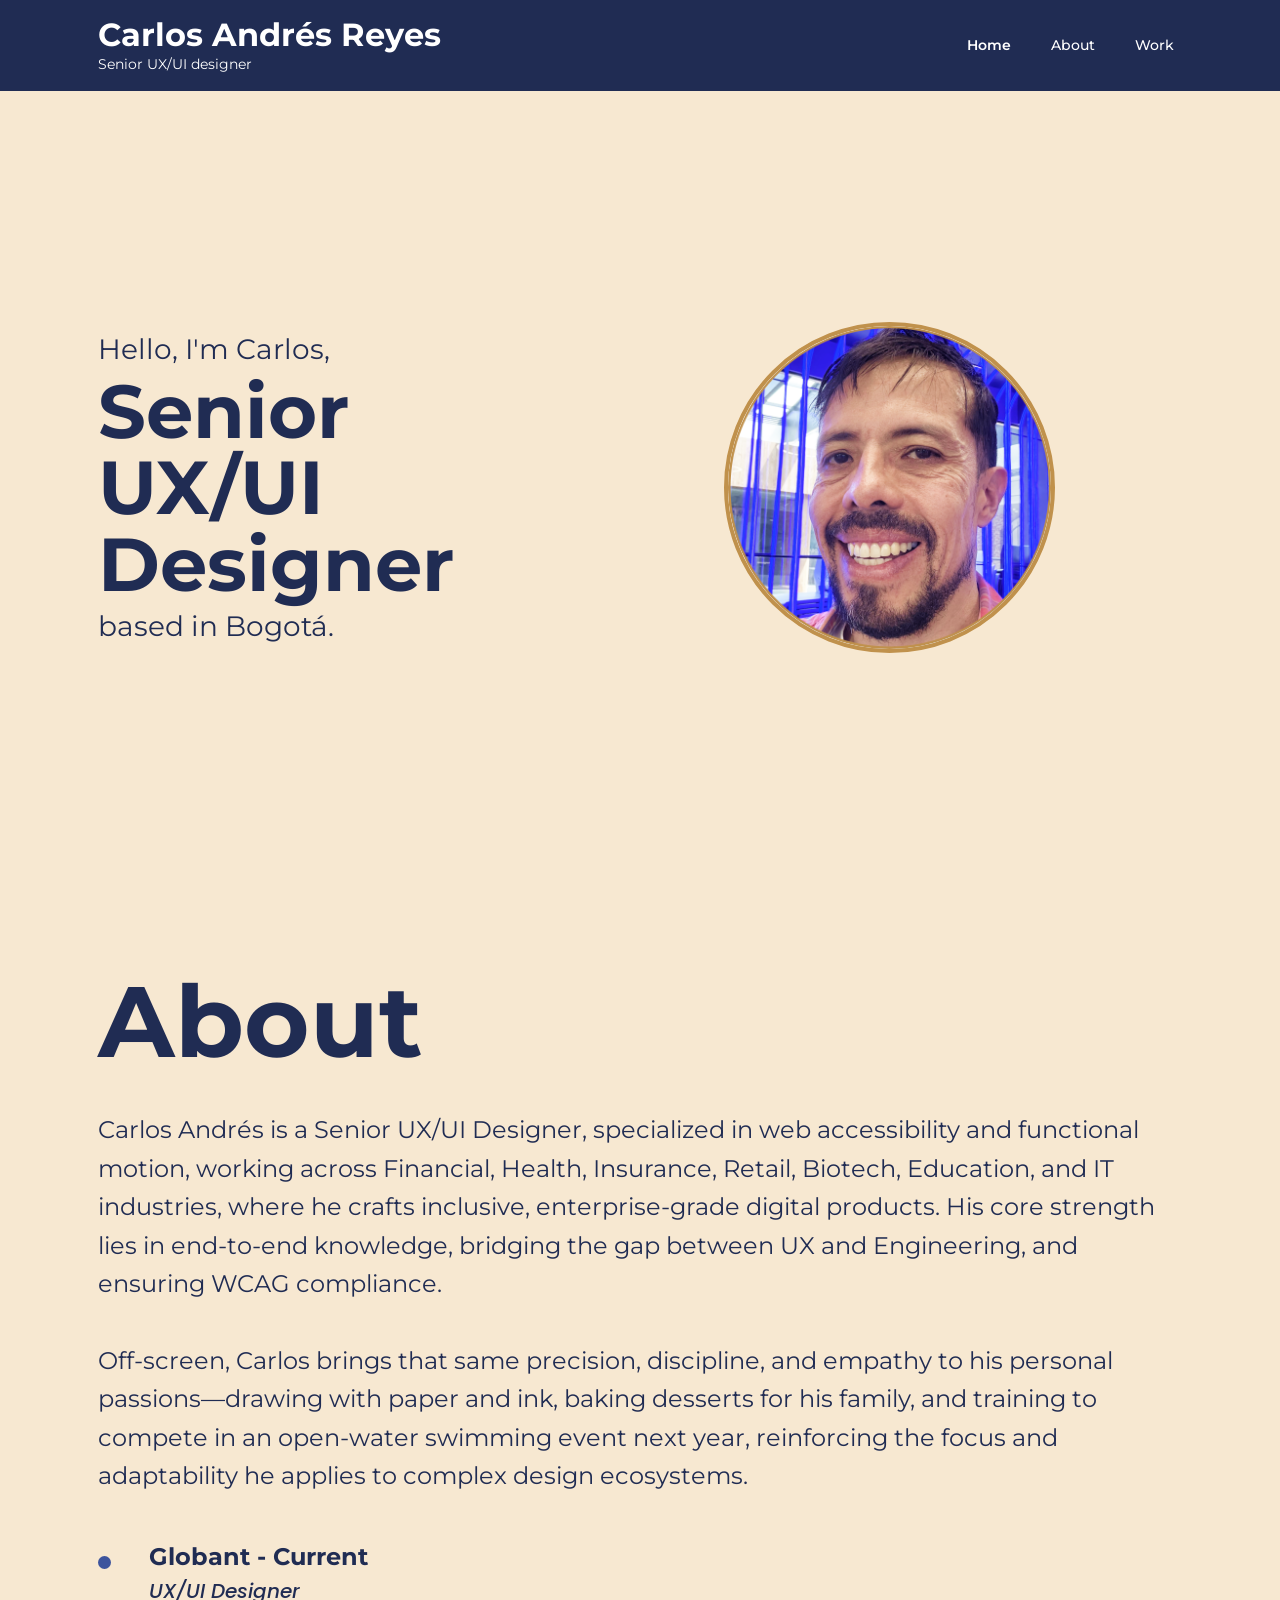
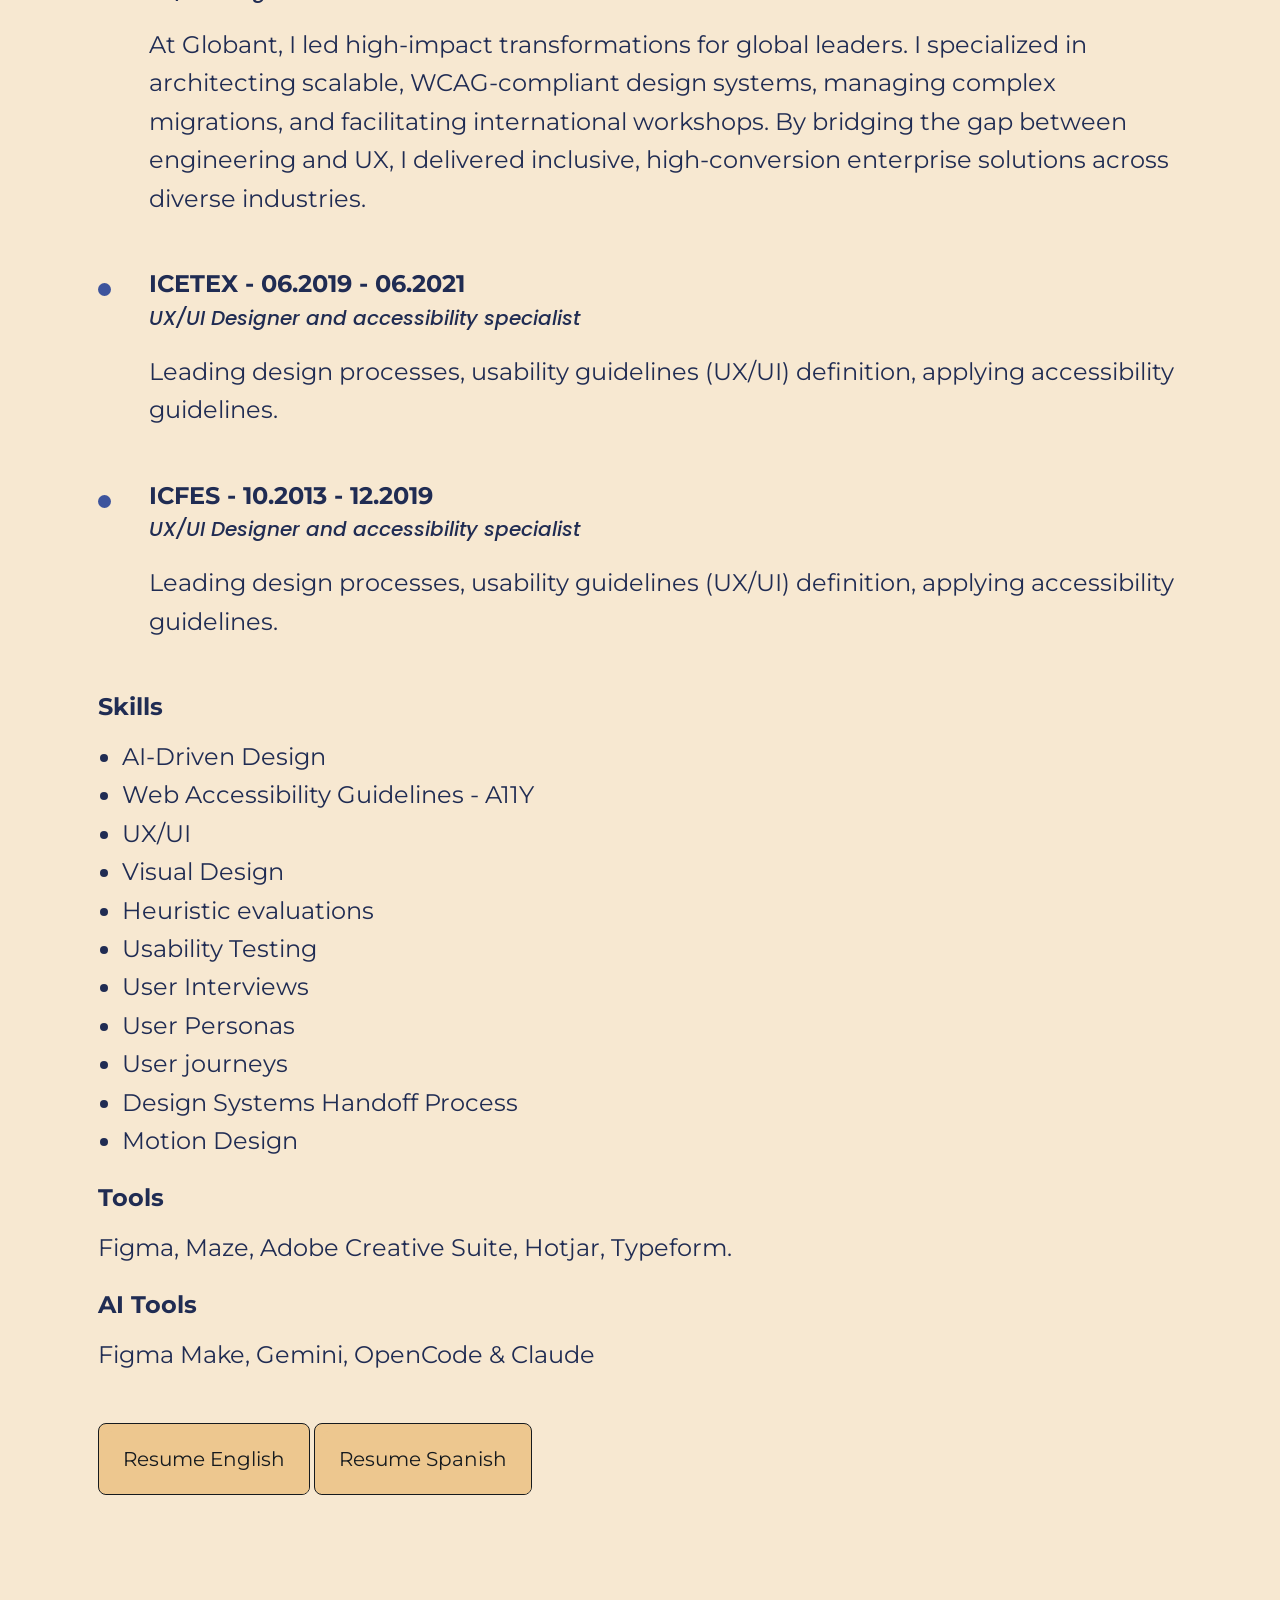
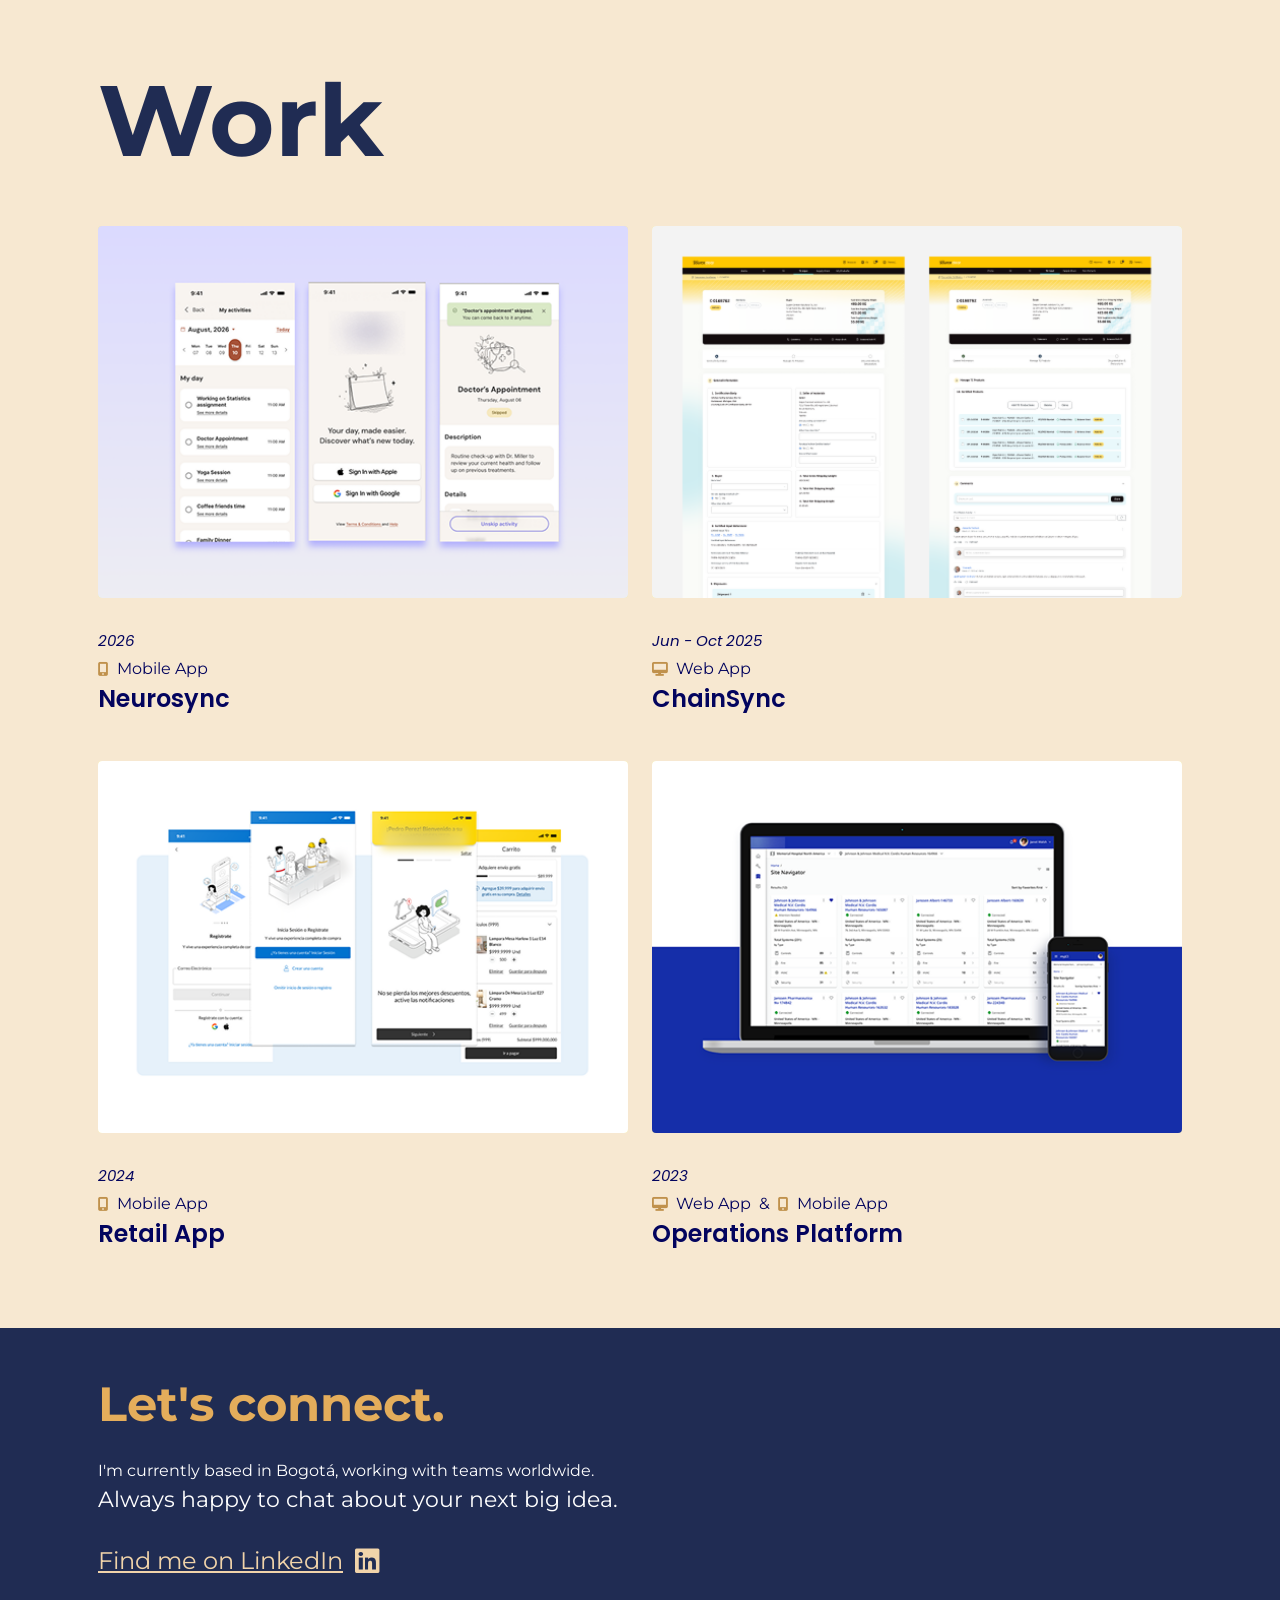
<file: index.html>
<!DOCTYPE html>
<html lang="en">
<head>
    <meta charset="UTF-8">
    <meta name="viewport" content="width=device-width, initial-scale=1.0">
    <title>Carlos Andrés Reyes - Senior UX/UI Designer</title>
    
    <!-- Bootstrap 5.3 CSS -->
    <link href="https://cdn.jsdelivr.net/npm/bootstrap@5.3.2/dist/css/bootstrap.min.css" rel="stylesheet">
    
    <!-- Google Fonts -->
    <link rel="preconnect" href="https://fonts.googleapis.com">
    <link rel="preconnect" href="https://fonts.gstatic.com" crossorigin>
    <link href="https://fonts.googleapis.com/css2?family=Montserrat:wght@400;500;600;700;800;900&family=Poppins:ital,wght@0,400;0,600;1,400;1,500&display=swap" rel="stylesheet">
    
    <!-- Font Awesome -->
    <link rel="stylesheet" href="https://cdnjs.cloudflare.com/ajax/libs/font-awesome/6.5.1/css/all.min.css">
    
    <!-- AOS (Animate On Scroll) CSS -->
    <link href="https://cdn.jsdelivr.net/npm/aos@2.3.4/dist/aos.css" rel="stylesheet">
    
    <!-- Custom CSS -->
    <link rel="stylesheet" href="assets/css/style.css">

    <!-- Favicon -->
    <link rel="icon" type="image/png" sizes="96x96" href="assets/favicon/favicon-96x96.png">
    <link rel="icon" type="image/svg+xml" href="assets/favicon/favicon.svg">
    <link rel="shortcut icon" href="assets/favicon/favicon.ico">
    <link rel="apple-touch-icon" sizes="180x180" href="assets/favicon/apple-touch-icon.png">
    <link rel="manifest" href="assets/favicon/site.webmanifest">
    <!-- Google tag (gtag.js) -->
<script async src="https://www.googletagmanager.com/gtag/js?id=G-XY3TN9X7HS"></script>
<script>
  window.dataLayer = window.dataLayer || [];
  function gtag(){dataLayer.push(arguments);}
  gtag('js', new Date());

  gtag('config', 'G-XY3TN9X7HS');
</script>
</head>
<body>
    <!-- Header -->
    <header class="bg-dark-blue sticky-top">
        <div class="container-custom">
            <nav class="navbar navbar-expand-lg navbar-dark py-3">
                <div class="container-fluid px-0">
                    <a class="navbar-brand" href="index.html">
                        <div class="brand-text">
                            <h1 class="brand-name mb-0">Carlos Andrés Reyes</h1>
                            <p class="brand-subtitle mb-0">Senior UX/UI designer</p>
                        </div>
                    </a>
                    <button class="navbar-toggler" type="button" data-bs-toggle="collapse" data-bs-target="#navbarNav" aria-controls="navbarNav" aria-expanded="false" aria-label="Toggle navigation">
                        <span class="navbar-toggler-icon"></span>
                    </button>
                    <div class="collapse navbar-collapse justify-content-end" id="navbarNav">
                        <ul class="navbar-nav gap-4">
                            <li class="nav-item">
                                <a class="nav-link active" href="#home">Home</a>
                            </li>
                            <li class="nav-item">
                                <a class="nav-link" href="#about">About</a>
                            </li>
                            <li class="nav-item">
                                <a class="nav-link" href="#work">Work</a>
                            </li>
                        </ul>
                    </div>
                </div>
            </nav>
        </div>
    </header>

    <!-- Main Content -->
    <main class="bg-beige">
        <div class="container-custom">
            <!-- Hero Section -->
            <section id="home" class="hero-section py-5">
                <div class="row align-items-center g-5 py-5">
                    <div class="col-lg-7">
                        <div class="hero-text">
                            <p class="hero-greeting">Hello, I'm Carlos,</p>
                            <h2 class="hero-title">Senior<br>UX/UI Designer</h2>
                            <p class="hero-location">based in Bogotá.</p>
                        </div>
                    </div>
                    <div class="col-lg-5">
                        <div class="profile-container">
                            <div class="profile-circle">
                                <img src="assets/img/Profile image.png" alt="Carlos Andrés Reyes" class="profile-image">
                            </div>
                        </div>
                    </div>
                </div>
            </section>

            <!-- About Section -->
            <section id="about" class="about-section py-5">
                <div class="section-header mb-4">
                    <h2 class="section-title">About</h2>
                </div>
                <div class="row">
                    <div class="col-12">
                        <p class="about-description">
                            Carlos Andrés is a Senior UX/UI Designer, specialized in web accessibility and functional motion, working across Financial, Health, Insurance, Retail, Biotech, Education, and IT industries, where he crafts inclusive, enterprise-grade digital products. 
                            His core strength lies in end-to-end knowledge, bridging the gap between UX and Engineering, and ensuring WCAG compliance. 
                            <br><br>
                            Off-screen, Carlos brings that same precision, discipline, and empathy to his personal passions—drawing with paper and ink, baking desserts for his family, and training to compete in an open-water swimming event next year, reinforcing the focus and adaptability he applies to complex design ecosystems.
                        </p>
                    </div>
                </div>

                <!-- Experience Timeline -->
                <div class="experience-timeline mt-5">
                    <div class="timeline-item">
                        <div class="timeline-dot"></div>
                        <div class="timeline-content">
                            <h3 class="experience-title">Globant - Current</h3>
                            <p class="experience-role">UX/UI Designer</p>
                            <p class="experience-description">
                                At Globant, I led high-impact transformations for global leaders. I specialized in architecting scalable, WCAG-compliant design systems, managing complex migrations, and facilitating international workshops. By bridging the gap between engineering and UX, I delivered inclusive, high-conversion enterprise solutions across diverse industries.
                            </p>
                        </div>
                    </div>

                    <div class="timeline-item">
                        <div class="timeline-dot"></div>
                        <div class="timeline-content">
                            <h3 class="experience-title">ICETEX - 06.2019 - 06.2021</h3>
                            <p class="experience-role">UX/UI Designer and accessibility specialist</p>
                            <p class="experience-description">
                                Leading design processes, usability guidelines (UX/UI) definition, applying accessibility guidelines.
                            </p>
                        </div>
                    </div>

                    <div class="timeline-item">
                        <div class="timeline-dot"></div>
                        <div class="timeline-content">
                            <h3 class="experience-title">ICFES - 10.2013 - 12.2019</h3>
                            <p class="experience-role">UX/UI Designer and accessibility specialist</p>
                            <p class="experience-description">
                                Leading design processes, usability guidelines (UX/UI) definition, applying accessibility guidelines.
                            </p>
                        </div>
                    </div>
                </div>

                <!-- Skills & Tools -->
                <div class="skills-section mt-5">
                    <h3 class="skills-title">Skills</h3>
                    <ul class="skills-list">
                        <li>AI-Driven Design</li>
                        <li>Web Accessibility Guidelines - A11Y</li>
                        <li>UX/UI</li>
                        <li>Visual Design</li>
                        <li>Heuristic evaluations</li>
                        <li>Usability Testing</li>
                        <li>User Interviews</li>
                        <li>User Personas</li>
                        <li>User journeys</li>
                        <li>Design Systems Handoff Process</li>
                        <li>Motion Design</li>
                    </ul>

                    <h3 class="skills-title mt-4">Tools</h3>
                    <p class="skills-description">Figma, Maze, Adobe Creative Suite, Hotjar, Typeform.</p>

                    <h3 class="skills-title mt-4">AI Tools</h3>
                    <p class="skills-description">Figma Make, Gemini, OpenCode & Claude</p>
                    <div class="mt-5">
                    <a href="assets/pdf/CV-CarlosReyes-Eng.pdf" class="btn-primary-custom" target="_blank">Resume English</a>
                    <a href="assets/pdf/CV-CarlosReyes-Esp.pdf" class="btn-primary-custom" target="_blank">Resume Spanish</a>
                </div>
                </div>
            </section>

            <!-- Work Section -->
            <section id="work" class="work-section py-5">
                <div class="section-header mb-5">
                    <h2 class="section-title">Work</h2>
                </div>

                <div class="row g-4 mb-5">
                    <!-- Project 1-->
                    <div class="col-md-6" data-aos="fade-up" data-aos-delay="200">
                        <a href="neurosync.html" class="project-card text-decoration-none">
                            <div class="project-image-container">
                                <img src="assets/img/neurosync.png" alt="neurosync Project" class="project-image">
                            </div>
                            <div class="project-info mt-3">
                                <p class="project-date">2026</p>
                                <div class="project-type">
                                    <i class="fas fa-mobile-alt"></i>
                                    <span>Mobile App</span>
                                </div>
                                <h3 class="project-title">Neurosync</h3>
                            </div>
                        </a>
                    </div>
                    <!-- Project 2 -->
                    <div class="col-md-6" data-aos="fade-up" data-aos-delay="100">
                        <a href="chainSync.html" class="project-card text-decoration-none">
                            <div class="project-image-container">
                                <img src="assets/img/ChainSync.png" alt="ChainSync Project" class="project-image">
                            </div>
                            <div class="project-info mt-3">
                                <p class="project-date">Jun - Oct 2025</p>
                                <div class="project-type">
                                    <i class="fas fa-desktop"></i>
                                    <span>Web App</span>
                                </div>
                                <h3 class="project-title">ChainSync</h3>
                            </div>
                        </a>
                    </div>

 </div>

                <div class="row g-4">
                    <!-- Project 3-->
                    <div class="col-md-6" data-aos="fade-up" data-aos-delay="300">
                        <a href="retail-app.html" class="project-card text-decoration-none">
                            <div class="project-image-container">
                                <img src="assets/img/home-retail.png" alt="Retail Project" class="project-image">
                            </div>
                            <div class="project-info mt-3">
                                <p class="project-date">2024</p>
                                <div class="project-type">
                                    <i class="fas fa-mobile-alt"></i>
                                    <span>Mobile App</span>
                                </div>
                                <h3 class="project-title">Retail App</h3>
                            </div>
                        </a>
                    </div>

                    <!-- Project 4-->
                    <div class="col-md-6" data-aos="fade-up" data-aos-delay="400">
                        <a href="op-platform.html" class="project-card text-decoration-none">
                            <div class="project-image-container">
                                <img src="assets/img/Op-platform.png" alt="Operation Platform Project" class="project-image">
                            </div>
                            <div class="project-info mt-3">
                                <p class="project-date">2023</p>
                                <div class="project-type">
                                    <i class="fas fa-desktop"></i>
                                    <span>Web App</span>
                                    <span>&</span>
                                    <i class="fas fa-mobile-alt"></i>
                                    <span>Mobile App</span>
                                </div>
                                <h3 class="project-title">Operations Platform</h3>
                            </div>
                        </a>
                    </div>
                </div>
            </section>
        </div>
    </main>

    <!-- Footer -->
    <footer class="footer bg-dark-blue">
        <div class="container-custom">
            <div class="py-5">
                <h2 class="footer-title">Let's connect.</h2>
                <div class="footer-content mt-4">
                    <p class="footer-text">I'm currently based in Bogotá, working with teams worldwide.</p>
                    <p class="footer-highlight">Always happy to chat about your next big idea.</p>
                </div>
                <div class="footer-links mt-4">
                    <a href="https://www.linkedin.com/in/carlosandresreyes" target="_blank" class="footer-link">
                        Find me on LinkedIn
                    </a>
                    <a href="https://www.linkedin.com/in/carlosandresreyes" target="_blank" class="footer-icon">
                        <i class="fab fa-linkedin"></i>
                    </a>
                </div>
            </div>
        </div>
    </footer>

    <!-- Bootstrap 5 JS -->
    <script src="https://cdn.jsdelivr.net/npm/bootstrap@5.3.2/dist/js/bootstrap.bundle.min.js"></script>
    
    <!-- AOS (Animate On Scroll) JS -->
    <script src="https://cdn.jsdelivr.net/npm/aos@2.3.4/dist/aos.js"></script>
    <script>
        AOS.init();
    </script>
    
    <!-- Custom JS -->
    <script src="assets/js/main.js"></script>
</body>
</html>
</file>
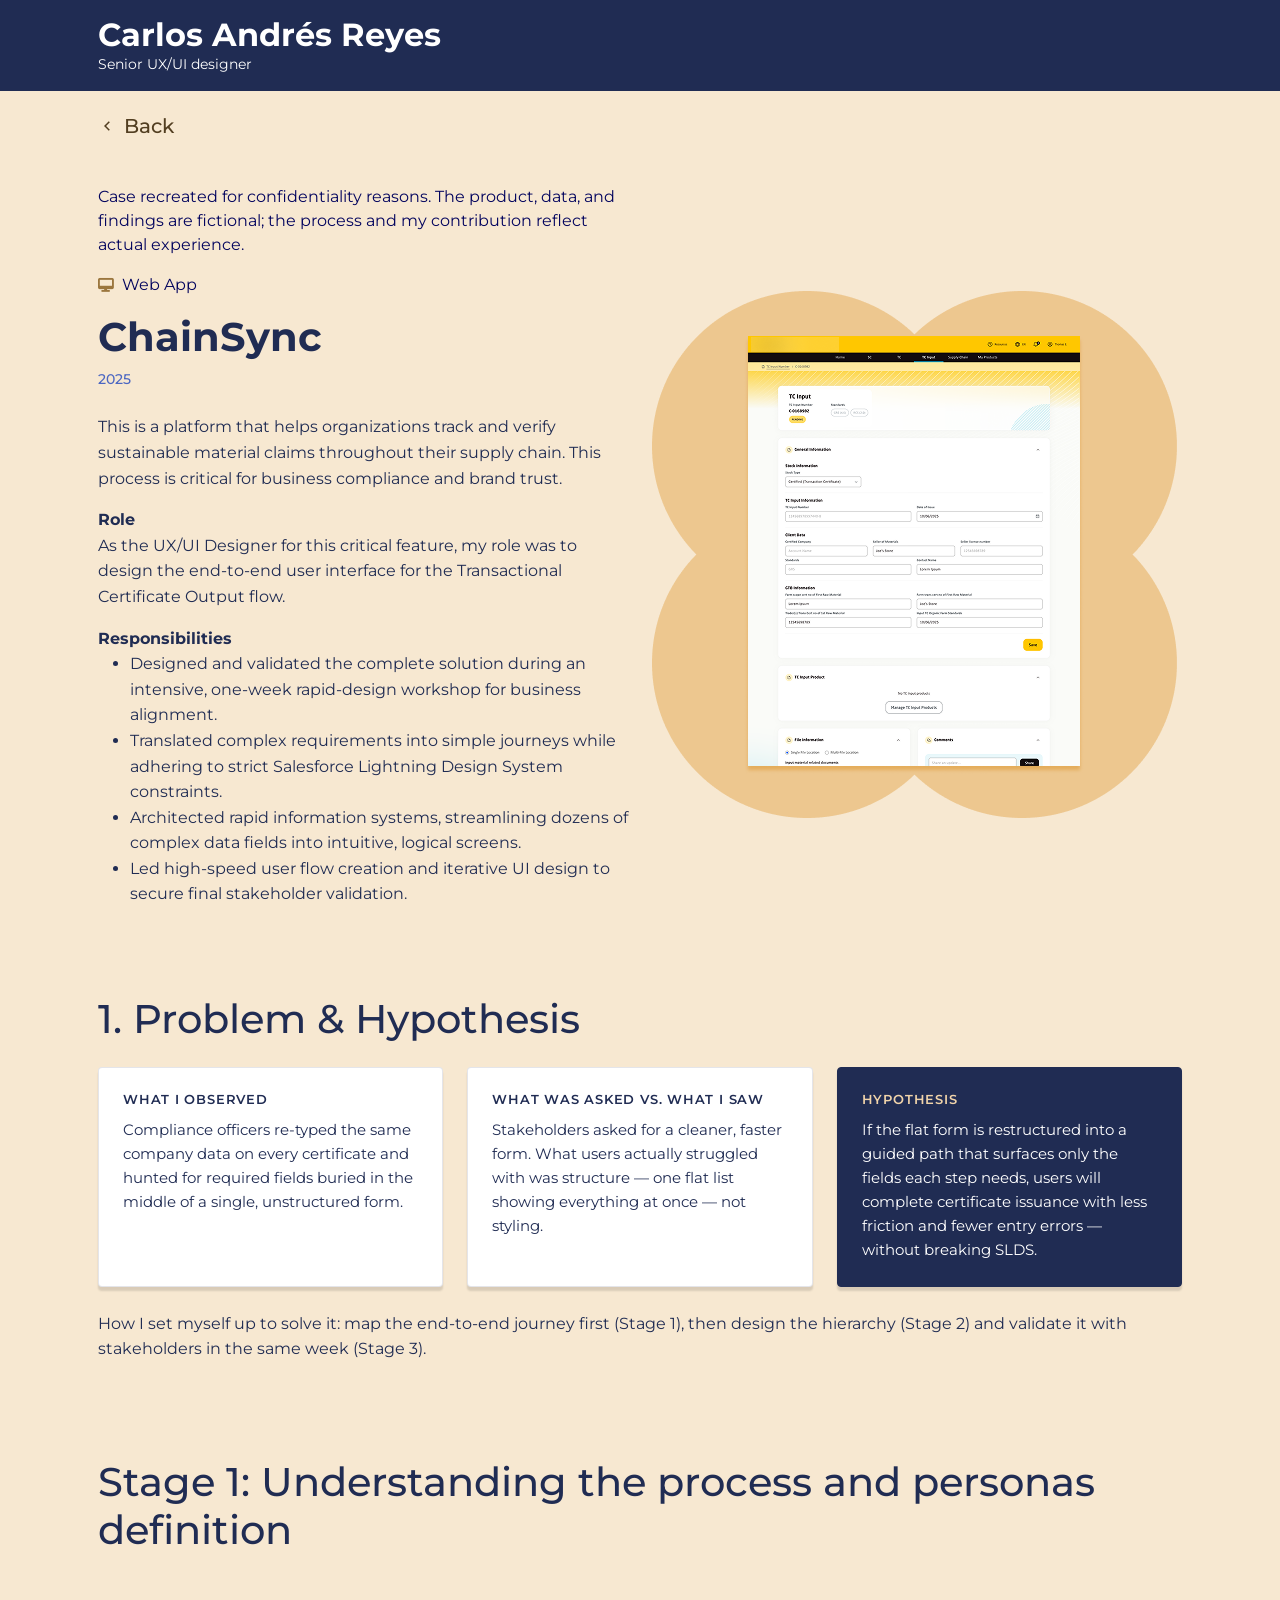
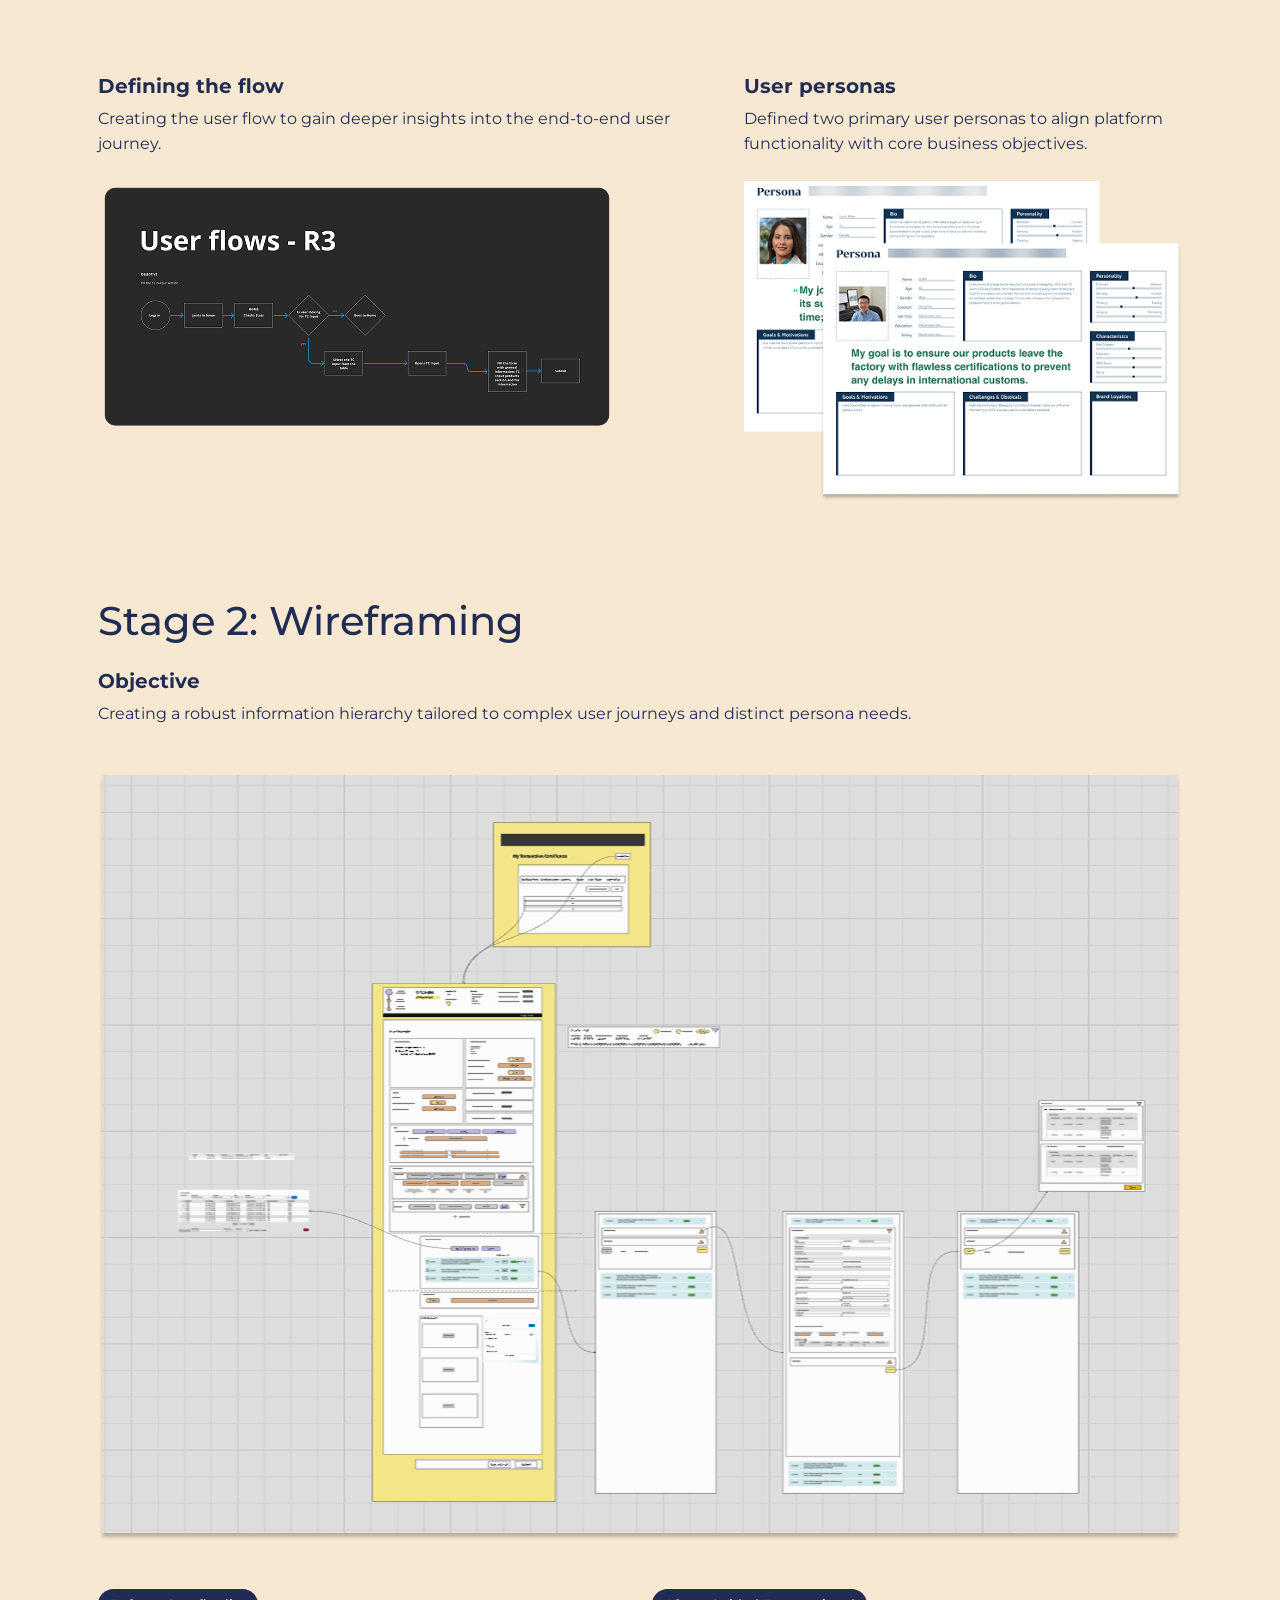
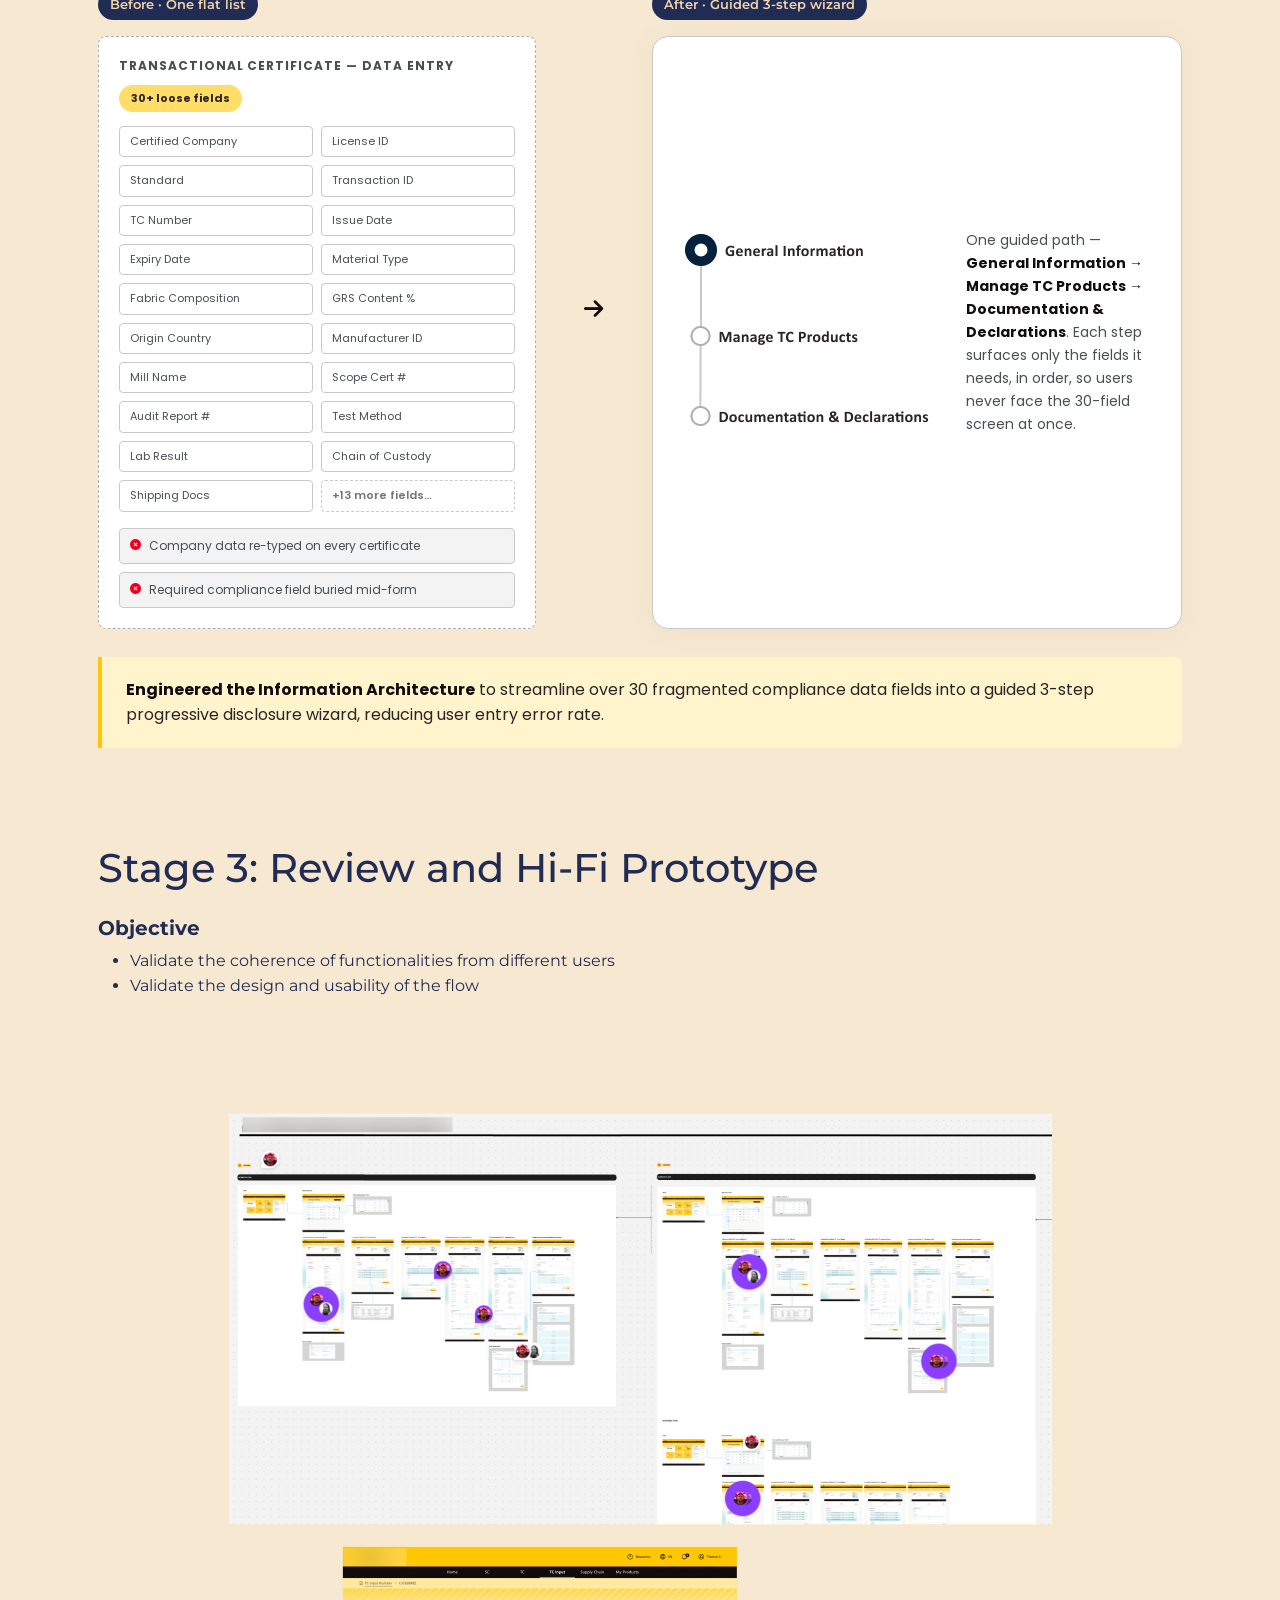
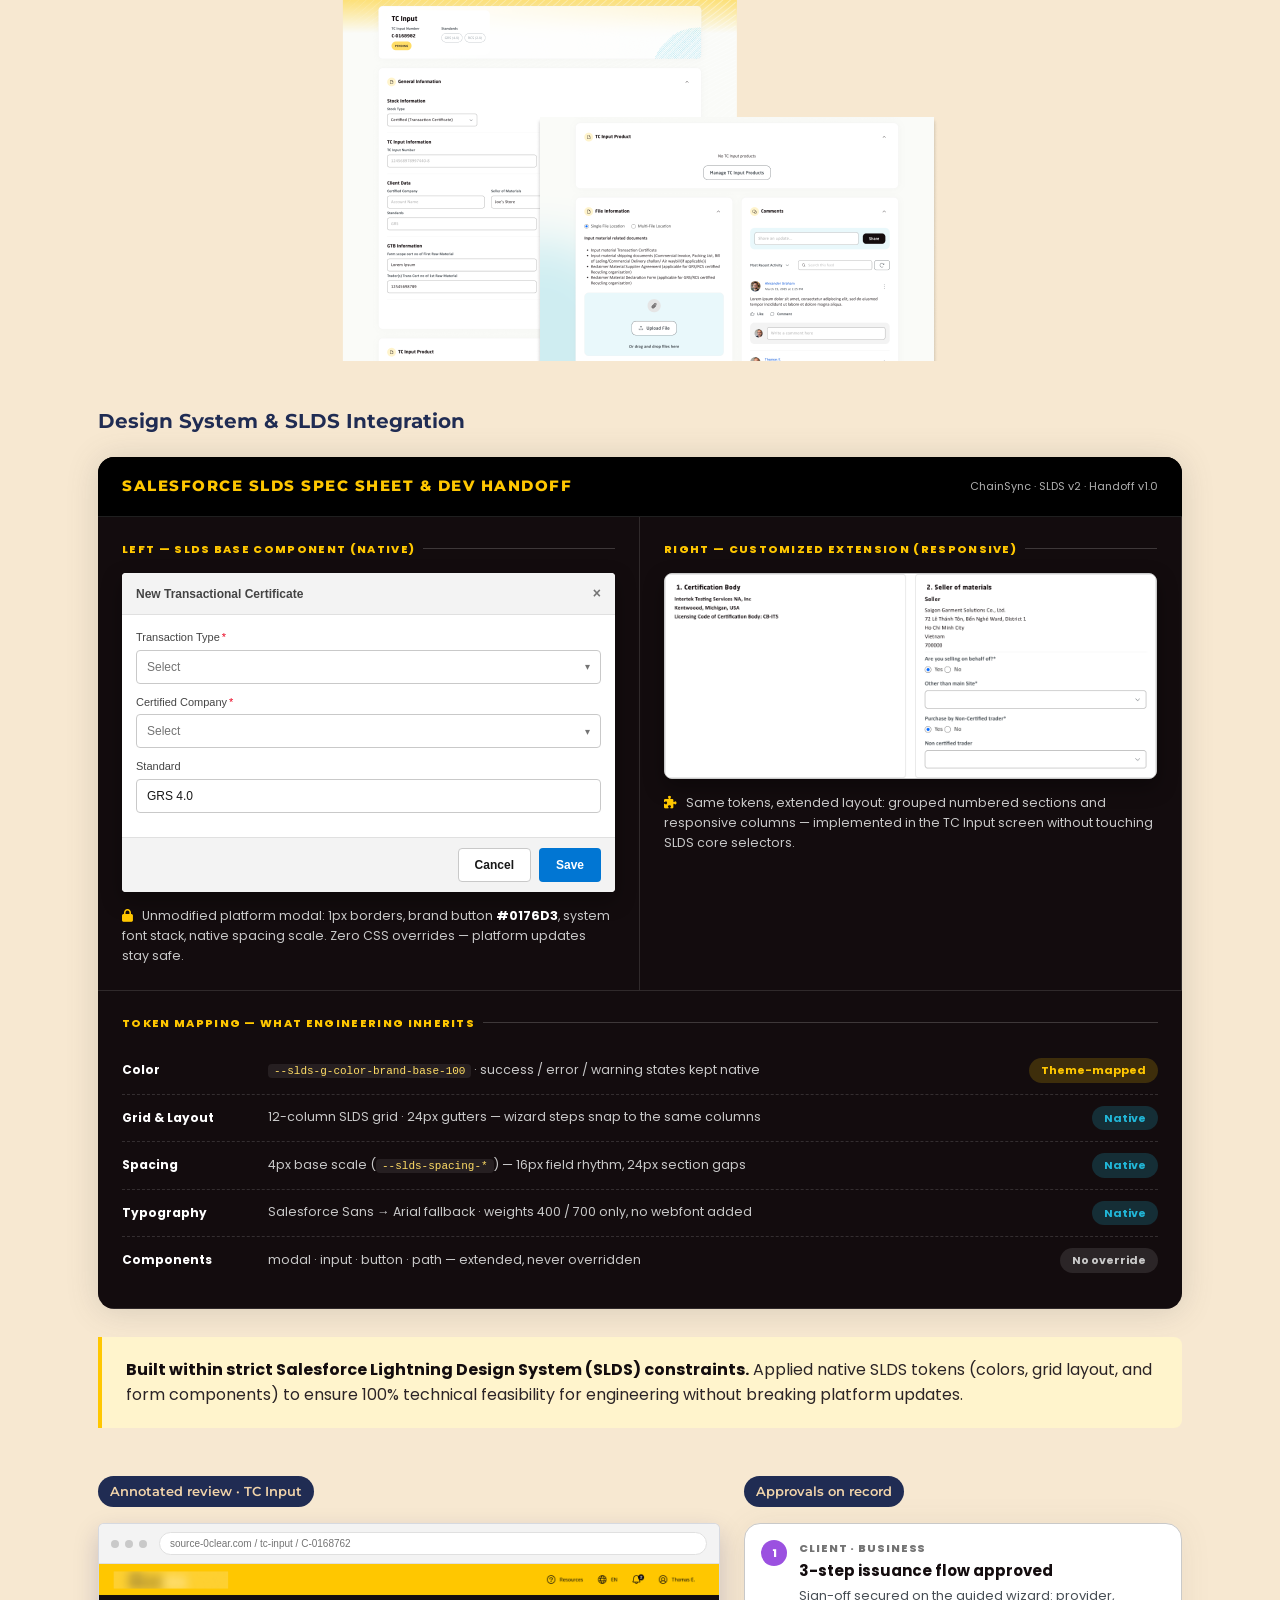
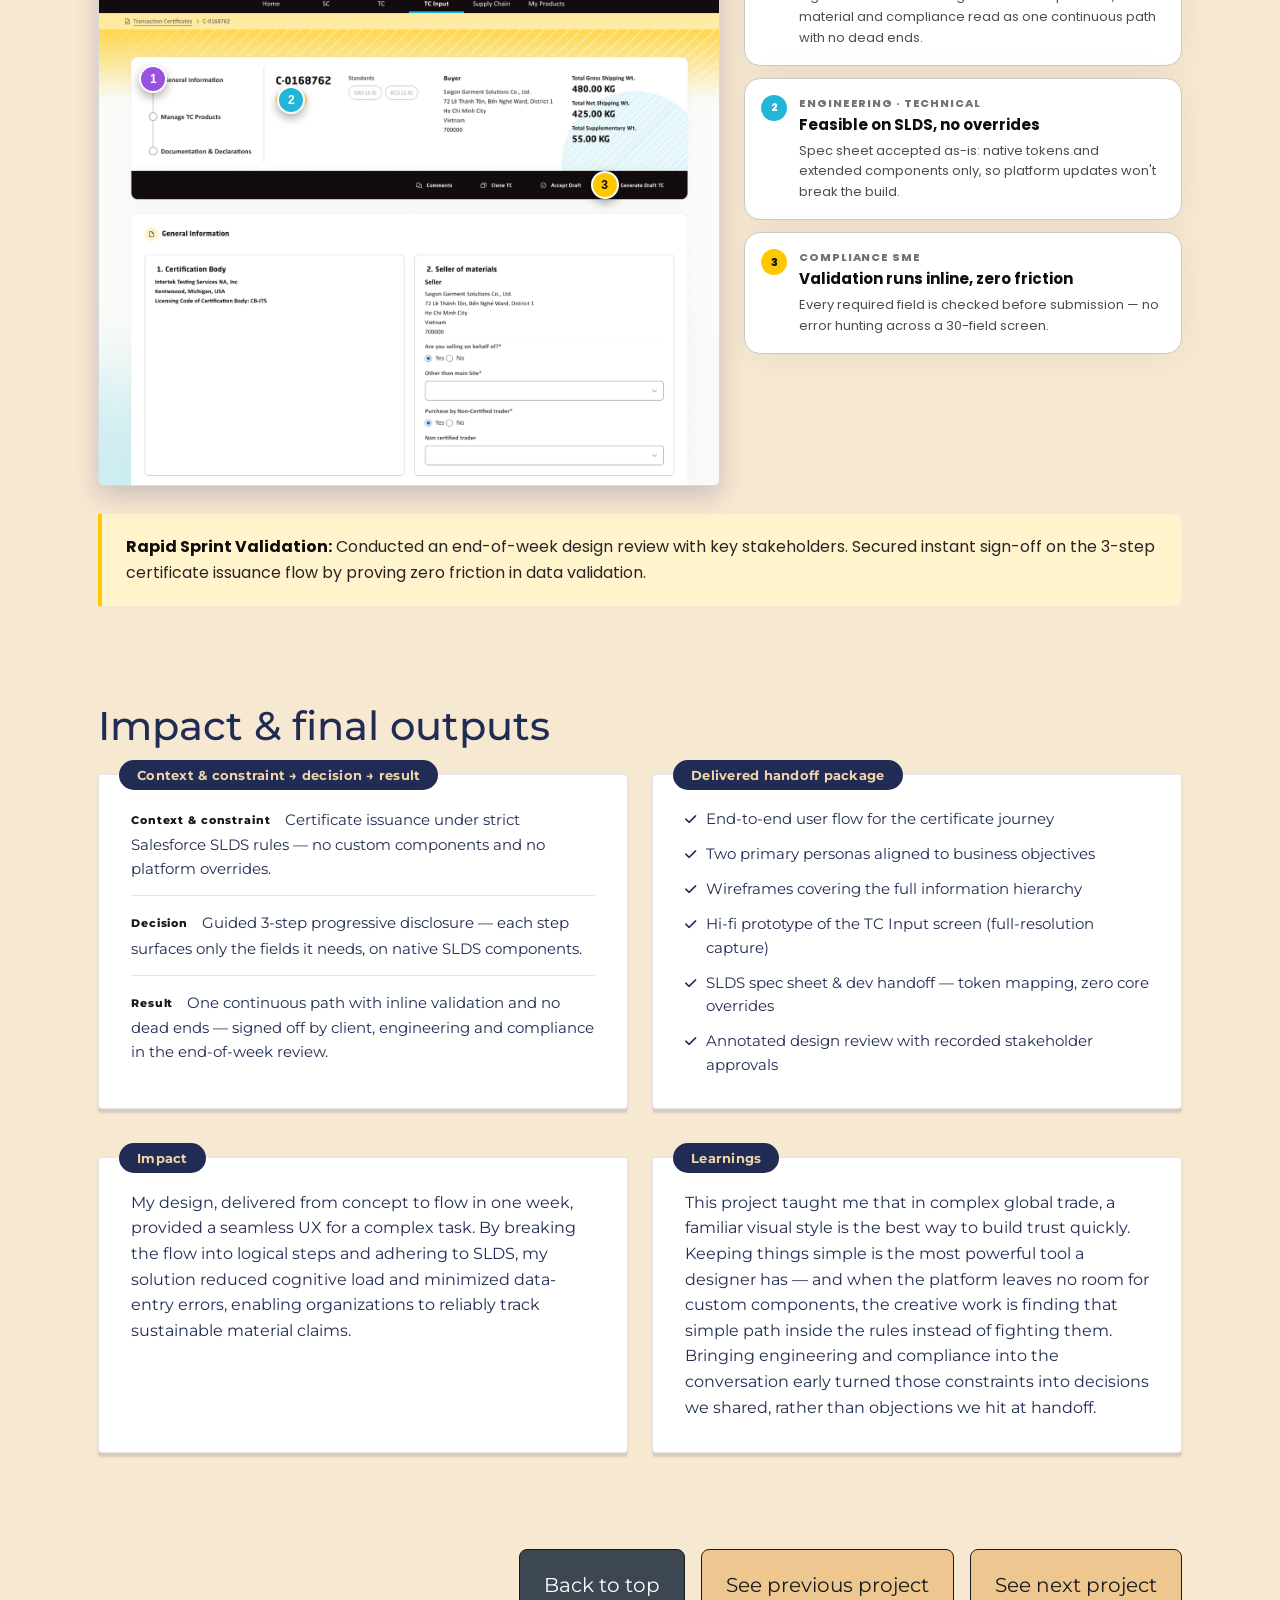
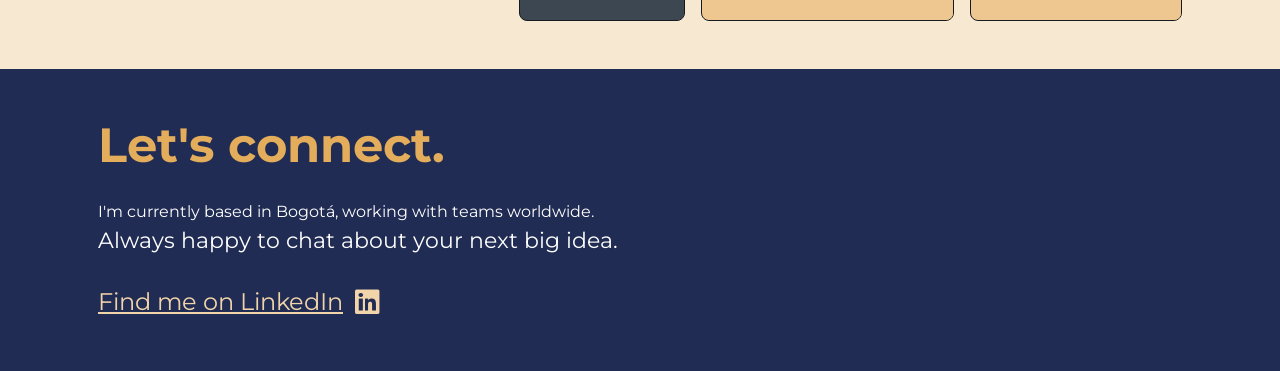
<file: chainSync.html>
<!DOCTYPE html>
<html lang="en">
<head>
    <meta charset="UTF-8">
    <meta name="viewport" content="width=device-width, initial-scale=1.0">
    <title>ChainSync Project | Carlos Andrés Reyes</title>
    
    <!-- Bootstrap 5.3 CSS -->
    <link href="https://cdn.jsdelivr.net/npm/bootstrap@5.3.2/dist/css/bootstrap.min.css" rel="stylesheet">
    
    <!-- Google Fonts -->
    <link rel="preconnect" href="https://fonts.googleapis.com">
    <link rel="preconnect" href="https://fonts.gstatic.com" crossorigin>
    <link href="https://fonts.googleapis.com/css2?family=Montserrat:wght@400;500;600;700;800;900&family=Poppins:ital,wght@0,400;0,600;1,400;1,500&display=swap" rel="stylesheet">
    
    <!-- Font Awesome -->
    <link rel="stylesheet" href="https://cdnjs.cloudflare.com/ajax/libs/font-awesome/6.5.1/css/all.min.css">
    
    <!-- Custom CSS -->
    <link rel="stylesheet" href="assets/css/style.css">

    <!-- Favicon -->
    <link rel="icon" type="image/png" sizes="96x96" href="assets/favicon/favicon-96x96.png">
    <link rel="icon" type="image/svg+xml" href="assets/favicon/favicon.svg">
    <link rel="shortcut icon" href="assets/favicon/favicon.ico">
    <link rel="apple-touch-icon" sizes="180x180" href="assets/favicon/apple-touch-icon.png">
    <link rel="manifest" href="assets/favicon/site.webmanifest">
    <!-- Google tag (gtag.js) -->
<script async src="https://www.googletagmanager.com/gtag/js?id=G-XY3TN9X7HS"></script>
<script>
  window.dataLayer = window.dataLayer || [];
  function gtag(){dataLayer.push(arguments);}
  gtag('js', new Date());

  gtag('config', 'G-XY3TN9X7HS');
</script>
</head>
<body>
    <!-- Header -->
    <header class="bg-dark-blue sticky-top">
        <div class="container-custom">
            <nav class="navbar navbar-expand-lg navbar-dark py-3">
                <div class="container-fluid px-0">
                    <a class="navbar-brand" href="index.html">
                        <div class="brand-text">
                            <h1 class="brand-name mb-0">Carlos Andrés Reyes</h1>
                            <p class="brand-subtitle mb-0">Senior UX/UI designer</p>
                        </div>
                    </a>
                </div>
            </nav>
        </div>
    </header>

    <!-- Main Content -->
    <main class="bg-beige">
        <!-- Back Link -->
        <div class="container-custom">
            <div class="back-link">
                <a href="index.html#work">
                    <svg width="18" height="18" viewBox="0 0 18 18" fill="none" class="back-arrow">
                        <path d="M9.879 9L6.1665 5.2875L7.227 4.227L12 9L7.227 13.773L6.1665 12.7125L9.879 9Z" fill="#523E21"/>
                    </svg>
                    Back
                </a>
            </div>
        </div>

        <!-- Hero Section -->
        <section class="hero-image-section">
            <div class="container-custom">
                <div class="row align-items-center">
                    <div class="col-lg-6">
                        <div class="project-badge mb-3">
                             <span>Case recreated for confidentiality reasons. The product, data, and findings are fictional; the process and my contribution reflect actual experience.</span>
                        </div>
                        <div class="project-badge mb-3">
                            <i class="fas fa-desktop"></i>
                            <span>Web App</span>
                        </div>
                        <h1 class="project-hero-title mb-2">ChainSync</h1>
                        <p class="project-hero-year mb-4">2025</p>
                        
                        <div class="project-description">
                            <p>This is a platform that helps organizations track and verify sustainable material claims throughout their supply chain. This process is critical for business compliance and brand trust.</p>
                            
                            <p class="mt-3"><strong>Role</strong></p>
                            <p>As the UX/UI Designer for this critical feature, my role was to design the end-to-end user interface for the Transactional Certificate Output flow.</p>
                            
                            <p class="mt-3"><strong>Responsibilities</strong></p>
                            <ul>
                                <li>Designed and validated the complete solution during an intensive, one-week rapid-design workshop for business alignment.</li>
                                <li>Translated complex requirements into simple journeys while adhering to strict Salesforce Lightning Design System constraints.</li>
                                <li>Architected rapid information systems, streamlining dozens of complex data fields into intuitive, logical screens.</li>
                                <li>Led high-speed user flow creation and iterative UI design to secure final stakeholder validation.</li>
                            </ul>
                        </div>
                    </div>
                    <div class="col-lg-6">
                        <div class="position-relative">
                            
                            <img src="assets/img/CS-001.png" alt="ChainSync Interface" class="img-fluid">
                        </div>
                    </div>
                </div>
            </div>
        </section>

        <!-- Stage 1: Problem & Hypothesis -->
        <section class="py-5" id="design-problem">
            <div class="container-custom">
                <h2 class="section-stage-title mb-4">1. Problem &amp; Hypothesis</h2>
                <div class="row g-4">
                    <div class="col-lg-4">
                        <div class="cs-problem-card">
                            <h3 class="cs-problem-label">What I observed</h3>
                            <p class="cs-problem-text">Compliance officers re-typed the same company data on every certificate and hunted for required fields buried in the middle of a single, unstructured form.</p>
                        </div>
                    </div>
                    <div class="col-lg-4">
                        <div class="cs-problem-card">
                            <h3 class="cs-problem-label">What was asked vs. what I saw</h3>
                            <p class="cs-problem-text">Stakeholders asked for a cleaner, faster form. What users actually struggled with was structure — one flat list showing everything at once — not styling.</p>
                        </div>
                    </div>
                    <div class="col-lg-4">
                        <div class="cs-problem-card cs-problem-card-hypo">
                            <h3 class="cs-problem-label">Hypothesis</h3>
                            <p class="cs-problem-text">If the flat form is restructured into a guided path that surfaces only the fields each step needs, users will complete certificate issuance with less friction and fewer entry errors — without breaking SLDS.</p>
                        </div>
                    </div>
                </div>
                <p class="subsection-description mt-4 mb-0">How I set myself up to solve it: map the end-to-end journey first (Stage 1), then design the hierarchy (Stage 2) and validate it with stakeholders in the same week (Stage 3).</p>
            </div>
        </section>

        <!-- Stage 1 -->
        <section class="py-5">
            <div class="container-custom">
                <h2 class="section-stage-title mb-4">Stage 1: Understanding the process and personas definition</h2>
            </div>
        </section>

        <section class="py-5">
            <div class="container-custom">
                <div class="row g-4">
                    <div class="col-lg-7">
                        <h3 class="subsection-title">Defining the flow</h3>
                        <p class="subsection-description mb-4">Creating the user flow to gain deeper insights into the end-to-end user journey.</p>
                        <img src="assets/img/CS-002.png" alt="User Flow Diagram" >
                    </div>
                    <div class="col-lg-5">
                        <h3 class="subsection-title">User personas</h3>
                        <p class="subsection-description mb-4">Defined two primary user personas to align platform functionality with core business objectives.</p>
                        <div class="position-relative">
                            <img src="assets/img/CS-003.png" alt="User Persona 1" class="img-fluid">
                        </div>
                    </div>
                </div>
            </div>
        </section>

        <!-- Stage 2 -->
        <section class="py-5">
            <div class="container-custom">
                <h2 class="section-stage-title text-left mb-4">Stage 2: Wireframing</h2>
                
                <div class="my-4">
                    <h3 class="subsection-title">Objective</h3>
                    <p class="subsection-description">Creating a robust information hierarchy tailored to complex user journeys and distinct persona needs.</p>
                </div>
                
                <div class="text-center my-5">
                    <img src="assets/img/CS-004.png" alt="Wireframe" class="img-fluid">
                </div>

                <!-- Evidence: Information Architecture — chaotic fields vs. structured 3-step form -->
                <div class="mt-5" id="ia-3-step-wizard">
                    <div class="row g-4 align-items-stretch">
                        <div class="col-lg-5">
                            <span class="cs-tag">Before · One flat list</span>
                            <div class="cs-ia-before">
                                <div class="cs-ia-head">
                                    <span class="cs-ia-head-title">Transactional Certificate — data entry</span>
                                    <span class="cs-ia-count">30+ loose fields</span>
                                </div>
                                <div class="cs-field-cloud">
                                    <span class="cs-field">Certified Company</span>
                                    <span class="cs-field">License ID</span>
                                    <span class="cs-field">Standard</span>
                                    <span class="cs-field">Transaction ID</span>
                                    <span class="cs-field">TC Number</span>
                                    <span class="cs-field">Issue Date</span>
                                    <span class="cs-field">Expiry Date</span>
                                    <span class="cs-field">Material Type</span>
                                    <span class="cs-field">Fabric Composition</span>
                                    <span class="cs-field">GRS Content %</span>
                                    <span class="cs-field">Origin Country</span>
                                    <span class="cs-field">Manufacturer ID</span>
                                    <span class="cs-field">Mill Name</span>
                                    <span class="cs-field">Scope Cert #</span>
                                    <span class="cs-field">Audit Report #</span>
                                    <span class="cs-field">Test Method</span>
                                    <span class="cs-field">Lab Result</span>
                                    <span class="cs-field">Chain of Custody</span>
                                    <span class="cs-field">Shipping Docs</span>
                                    <span class="cs-field is-more">+13 more fields…</span>
                                </div>
                                <div class="cs-flags">
                                    <span class="cs-flag"><i class="fas fa-times-circle"></i> Company data re-typed on every certificate</span>
                                    <span class="cs-flag"><i class="fas fa-times-circle"></i> Required compliance field buried mid-form</span>
                                </div>
                            </div>
                        </div>

                        <div class="col-lg-1 d-none d-lg-flex cs-arrow-col">
                            <i class="fas fa-arrow-right"></i>
                        </div>

                        <div class="col-lg-6">
                            <span class="cs-tag cs-tag-dark">After · Guided 3-step wizard</span>
                            <div class="cs-ia-after">
                                <div class="cs-rail-card">
                                    <img src="assets/img/CS-006.png" alt="Product step rail: General Information, Manage TC Products, Documentation &amp; Declarations" class="cs-rail-img">
                                    <p class="cs-rail-cap">One guided path — <strong>General Information → Manage TC Products → Documentation &amp; Declarations</strong>. Each step surfaces only the fields it needs, in order, so users never face the 30-field screen at once.</p>
                                </div>
                            </div>
                        </div>
                    </div>

                    <div class="cs-note">
                        <strong>Engineered the Information Architecture</strong> to streamline over 30 fragmented compliance data fields into a guided 3-step progressive disclosure wizard, reducing user entry error rate.
                    </div>
                </div>
            </div>
        </section>

        <!-- Stage 3 -->
        <section class="py-5">
            <div class="container-custom">
                <h2 class="section-stage-title text-left mb-4">Stage 3: Review and Hi-Fi Prototype</h2>
                
                <div class="my-4">
                    <h3 class="subsection-title">Objective</h3>
                    <ul class="subsection-description">
                        <li>Validate the coherence of functionalities from different users</li>
                        <li>Validate the design and usability of the flow</li>
                    </ul>
                </div>
                
                <div class="text-center my-5">
                    <img src="assets/img/CS-005.png" alt="Hi-Fi Prototype" class="img-fluid">
                </div>

                <!-- Sub-section: Design System & SLDS Integration -->
                <h3 class="subsection-title mt-5 mb-4" id="slds-integration">Design System &amp; SLDS Integration</h3>

                <!-- Evidence: SLDS spec sheet — base component vs. customized extension -->
                <div class="cs-spec">
                    <div class="cs-spec-head">
                        <p class="cs-spec-title">SALESFORCE SLDS SPEC SHEET &amp; DEV HANDOFF</p>
                        <span class="cs-spec-meta">ChainSync · SLDS v2 · Handoff v1.0</span>
                    </div>

                    <div class="cs-spec-grid">
                        <!-- Left: native base component -->
                        <div class="cs-spec-cell">
                            <p class="cs-spec-label">Left — SLDS Base Component (native)</p>
                            <div class="sf-win">
                                <div class="sf-bar"><span>New Transactional Certificate</span><span class="sf-x">&times;</span></div>
                                <div class="sf-body">
                                    <label class="sf-label">Transaction Type<span class="sf-req">*</span></label>
                                    <div class="sf-input ph">Select<span class="sf-caret">&#9662;</span></div>
                                    <label class="sf-label">Certified Company<span class="sf-req">*</span></label>
                                    <div class="sf-input ph">Select<span class="sf-caret">&#9662;</span></div>
                                    <label class="sf-label">Standard</label>
                                    <div class="sf-input">GRS 4.0</div>
                                </div>
                                <div class="sf-foot">
                                    <span class="sf-btn ghost">Cancel</span>
                                    <span class="sf-btn brand">Save</span>
                                </div>
                            </div>
                            <p class="sf-meta"><i class="fas fa-lock"></i> Unmodified platform modal: 1px borders, brand button <strong>#0176D3</strong>, system font stack, native spacing scale. Zero CSS overrides — platform updates stay safe.</p>
                        </div>

                        <!-- Right: customized extension — real capture from the design -->
                        <div class="cs-spec-cell">
                            <p class="cs-spec-label">Right — Customized Extension (responsive)</p>
                            <div class="cs-shot-card">
                                <img src="assets/img/CS-007.png" alt="Customized extension as implemented: numbered, grouped sections with responsive fields">
                            </div>
                            <p class="sf-meta"><i class="fas fa-puzzle-piece"></i> Same tokens, extended layout: grouped numbered sections and responsive columns — implemented in the TC Input screen without touching SLDS core selectors.</p>
                        </div>

                        <!-- Token mapping -->
                        <div class="cs-spec-cell full">
                            <p class="cs-spec-label">Token mapping — what engineering inherits</p>
                            <div class="cs-trow">
                                <span class="cs-tkey">Color</span>
                                <span class="cs-tval"><code>--slds-g-color-brand-base-100</code> · success / error / warning states kept native</span>
                                <span class="cs-pill theme">Theme-mapped</span>
                            </div>
                            <div class="cs-trow">
                                <span class="cs-tkey">Grid &amp; Layout</span>
                                <span class="cs-tval">12-column SLDS grid · 24px gutters — wizard steps snap to the same columns</span>
                                <span class="cs-pill">Native</span>
                            </div>
                            <div class="cs-trow">
                                <span class="cs-tkey">Spacing</span>
                                <span class="cs-tval">4px base scale (<code>--slds-spacing-*</code>) — 16px field rhythm, 24px section gaps</span>
                                <span class="cs-pill">Native</span>
                            </div>
                            <div class="cs-trow">
                                <span class="cs-tkey">Typography</span>
                                <span class="cs-tval">Salesforce Sans → Arial fallback · weights 400 / 700 only, no webfont added</span>
                                <span class="cs-pill">Native</span>
                            </div>
                            <div class="cs-trow">
                                <span class="cs-tkey">Components</span>
                                <span class="cs-tval">modal · input · button · path — extended, never overridden</span>
                                <span class="cs-pill plain">No override</span>
                            </div>
                        </div>
                    </div>
                </div>

                <div class="cs-note">
                    <strong>Built within strict Salesforce Lightning Design System (SLDS) constraints.</strong> Applied native SLDS tokens (colors, grid layout, and form components) to ensure 100% technical feasibility for engineering without breaking platform updates.
                </div>

                <!-- Evidence: Sprint feedback — annotated prototype review -->
                <div class="mt-5" id="sprint-validation">
                    <div class="row g-4 align-items-start">
                        <div class="col-lg-7">
                            <span class="cs-tag cs-tag-dark">Annotated review · TC Input</span>
                            <div class="cs-proto-wrap">
                                <div class="cs-proto">
                                    <div class="cs-proto-chrome">
                                        <span class="cs-dot"></span><span class="cs-dot"></span><span class="cs-dot"></span>
                                        <span class="cs-url">source-0clear.com / tc-input / C-0168762</span>
                                    </div>
                                    <div class="cs-shot">
                                        <img src="assets/img/CS-008.png" alt="TC Input prototype screen reviewed with stakeholders">
                                        <span class="cs-pin cs-pin-1"><span>1</span></span>
                                        <span class="cs-pin cs-pin-2"><span>2</span></span>
                                        <span class="cs-pin cs-pin-3"><span>3</span></span>
                                    </div>
                                </div>
                            </div>
                        </div>

                        <div class="col-lg-5">
                            <span class="cs-tag">Approvals on record</span>

                            <div class="cs-callout">
                                <span class="cs-callout-badge cs-badge-green">1</span>
                                <div>
                                    <p class="cs-callout-role">Client · Business</p>
                                    <p class="cs-callout-title">3-step issuance flow approved</p>
                                    <p class="cs-callout-text">Sign-off secured on the guided wizard: provider, material and compliance read as one continuous path with no dead ends.</p>
                                </div>
                            </div>

                            <div class="cs-callout">
                                <span class="cs-callout-badge cs-badge-blue">2</span>
                                <div>
                                    <p class="cs-callout-role">Engineering · Technical</p>
                                    <p class="cs-callout-title">Feasible on SLDS, no overrides</p>
                                    <p class="cs-callout-text">Spec sheet accepted as-is: native tokens and extended components only, so platform updates won't break the build.</p>
                                </div>
                            </div>

                            <div class="cs-callout">
                                <span class="cs-callout-badge cs-badge-gold">3</span>
                                <div>
                                    <p class="cs-callout-role">Compliance SME</p>
                                    <p class="cs-callout-title">Validation runs inline, zero friction</p>
                                    <p class="cs-callout-text">Every required field is checked before submission — no error hunting across a 30-field screen.</p>
                                </div>
                            </div>
                        </div>
                    </div>

                    <div class="cs-note">
                        <strong>Rapid Sprint Validation:</strong> Conducted an end-of-week design review with key stakeholders. Secured instant sign-off on the 3-step certificate issuance flow by proving zero friction in data validation.
                    </div>
                </div>
            </div>
        </section>

                <!-- Impact & Final Outputs Section (unified closing) -->
        <section class="py-5" id="impact-outputs">
            <div class="container-custom">
                <h2 class="section-heading">Impact &amp; final outputs</h2>

                <!-- End-to-end story + what was delivered -->
                <div class="row g-4 mb-5">
                    <div class="col-lg-6">
                        <div class="cs-outputs">
                            <p class="cs-outputs-chip">Context &amp; constraint → decision → result</p>
                            <div class="cs-trace">
                                <p class="cs-trace-step"><span class="mt-tag mt-tag-flush">Context &amp; constraint</span> Certificate issuance under strict Salesforce SLDS rules — no custom components and no platform overrides.</p>
                                <p class="cs-trace-step"><span class="mt-tag mt-tag-flush">Decision</span> Guided 3-step progressive disclosure — each step surfaces only the fields it needs, on native SLDS components.</p>
                                <p class="cs-trace-step"><span class="mt-tag mt-tag-flush">Result</span> One continuous path with inline validation and no dead ends — signed off by client, engineering and compliance in the end-of-week review.</p>
                            </div>
                        </div>
                    </div>
                    <div class="col-lg-6">
                        <div class="cs-outputs">
                            <p class="cs-outputs-chip">Delivered handoff package</p>
                            <ul class="cs-outputs-list">
                                <li><i class="fas fa-check"></i> End-to-end user flow for the certificate journey</li>
                                <li><i class="fas fa-check"></i> Two primary personas aligned to business objectives</li>
                                <li><i class="fas fa-check"></i> Wireframes covering the full information hierarchy</li>
                                <li><i class="fas fa-check"></i> Hi-fi prototype of the TC Input screen (full-resolution capture)</li>
                                <li><i class="fas fa-check"></i> SLDS spec sheet &amp; dev handoff — token mapping, zero core overrides</li>
                                <li><i class="fas fa-check"></i> Annotated design review with recorded stakeholder approvals</li>
                            </ul>
                        </div>
                    </div>
                </div>

                <!-- Effect + lessons -->
                <div class="row g-4">
                    <div class="col-lg-6">
                        <div class="cs-outputs">
                            <h3 class="cs-outputs-chip">Impact</h3>
                            <p class="section-text">
                            My design, delivered from concept to flow in one week, provided a seamless UX for a complex task. By breaking the flow into logical steps and adhering to SLDS, my solution reduced cognitive load and minimized data-entry errors, enabling organizations to reliably track sustainable material claims.
                            </p>
                        </div>
                    </div>
                    <div class="col-lg-6">
                        <div class="cs-outputs">
                            <h3 class="cs-outputs-chip">Learnings</h3>
                            <p class="section-text">
                            This project taught me that in complex global trade, a familiar visual style is the best way to build trust quickly. Keeping things simple is the most powerful tool a designer has — and when the platform leaves no room for custom components, the creative work is finding that simple path inside the rules instead of fighting them. Bringing engineering and compliance into the conversation early turned those constraints into decisions we shared, rather than objections we hit at handoff.
                            </p>
                        </div>
                    </div>
                </div>
            </div>
        </section>

        <!-- Navigation Buttons -->
        <section class="py-5">
            <div class="container-custom">
                <div class="d-flex justify-content-end gap-3 flex-wrap">
                    <a href="#" class="btn-secondary-custom back-to-top">Back to top</a>
                    <a href="neurosync.html" class="btn-primary-custom">See previous project</a>
                    <a href="retail-app.html" class="btn-primary-custom">See next project</a>
                </div>
            </div>
        </section>
    </main>

    <!-- Footer -->
    <footer class="footer bg-dark-blue">
        <div class="container-custom">
            <div class="py-5">
                <h2 class="footer-title">Let's connect.</h2>
                <div class="footer-content mt-4">
                    <p class="footer-text">I'm currently based in Bogotá, working with teams worldwide.</p>
                    <p class="footer-highlight">Always happy to chat about your next big idea.</p>
                </div>
                <div class="footer-links mt-4">
                    <a href="https://www.linkedin.com/in/carlosandresreyes" target="_blank" class="footer-link">
                        Find me on LinkedIn
                    </a>
                    <a href="https://www.linkedin.com/in/carlosandresreyes" target="_blank" class="footer-icon">
                        <i class="fab fa-linkedin"></i>
                    </a>
                </div>
            </div>
        </div>
    </footer>

    <!-- Bootstrap 5 JS -->
    <script src="https://cdn.jsdelivr.net/npm/bootstrap@5.3.2/dist/js/bootstrap.bundle.min.js"></script>
    
    <!-- Custom JS -->
    <script src="assets/js/main.js"></script>
</body>
</html>
</file>
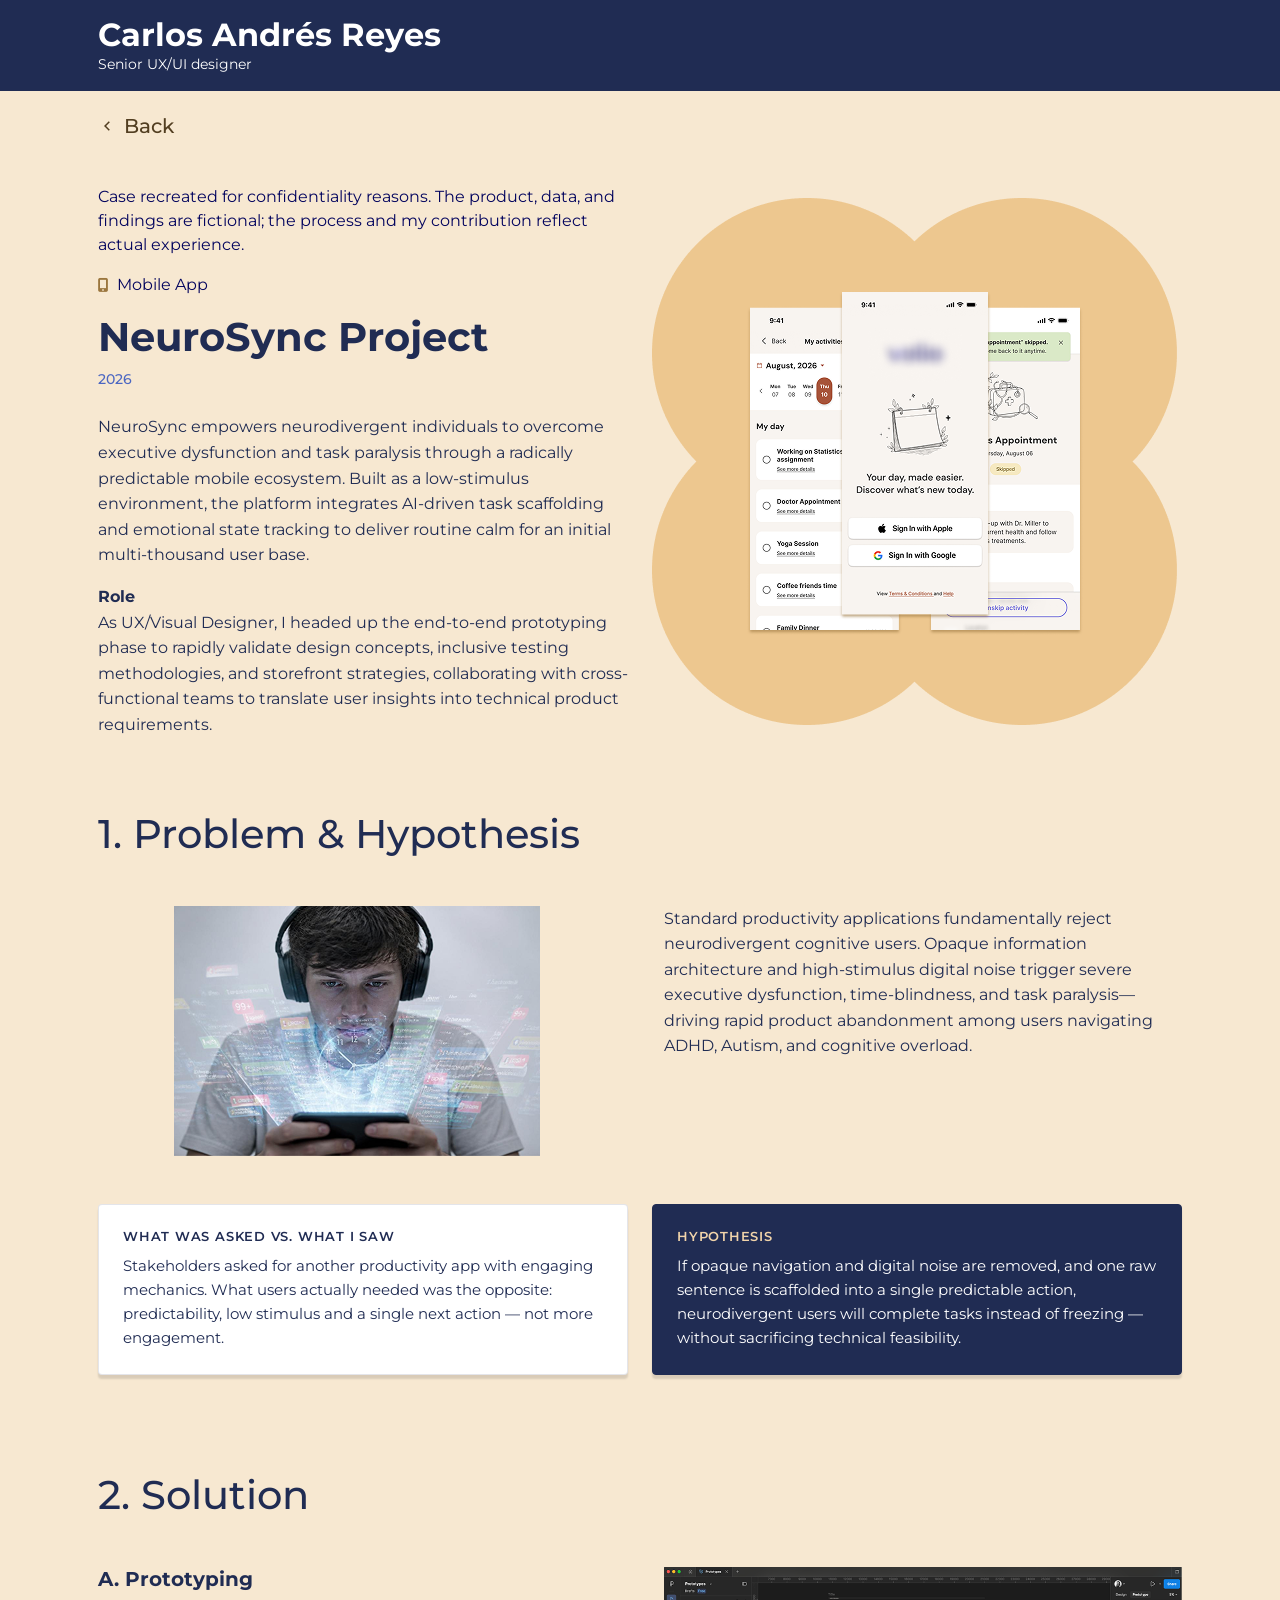
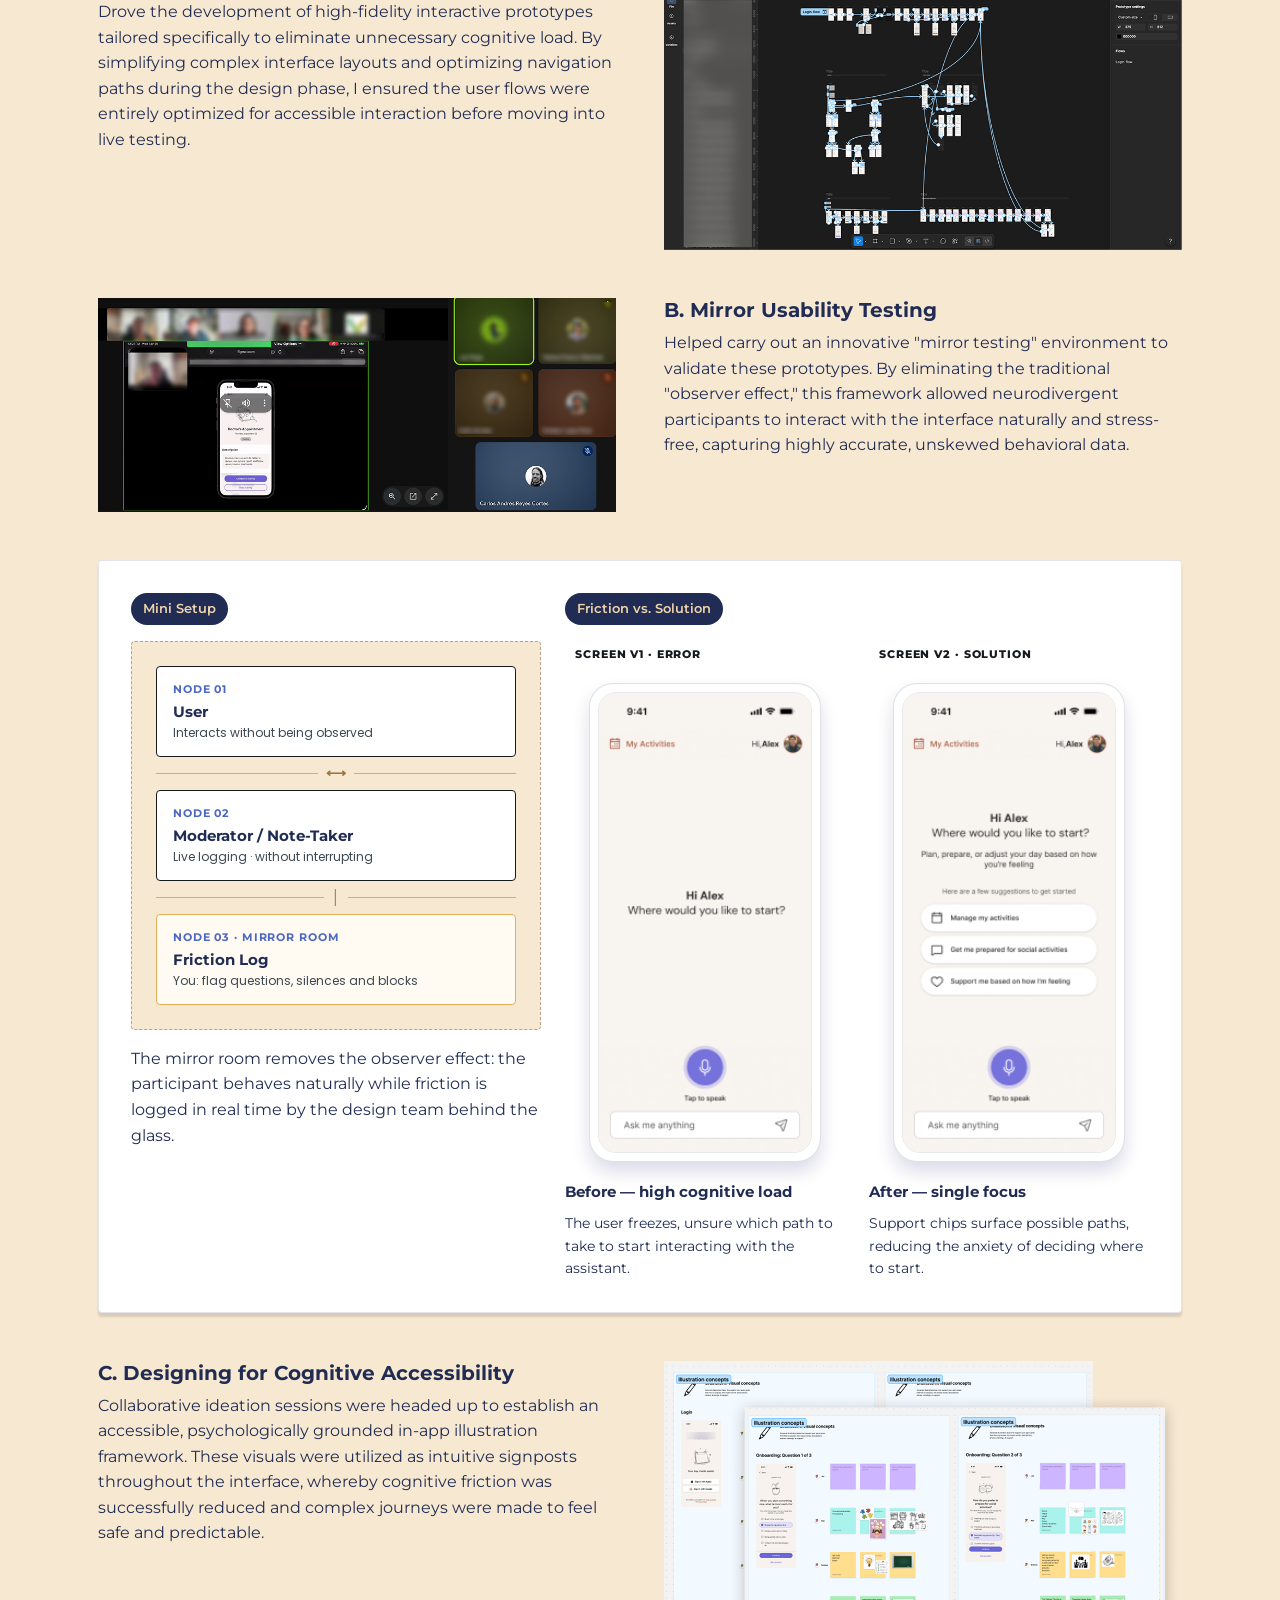
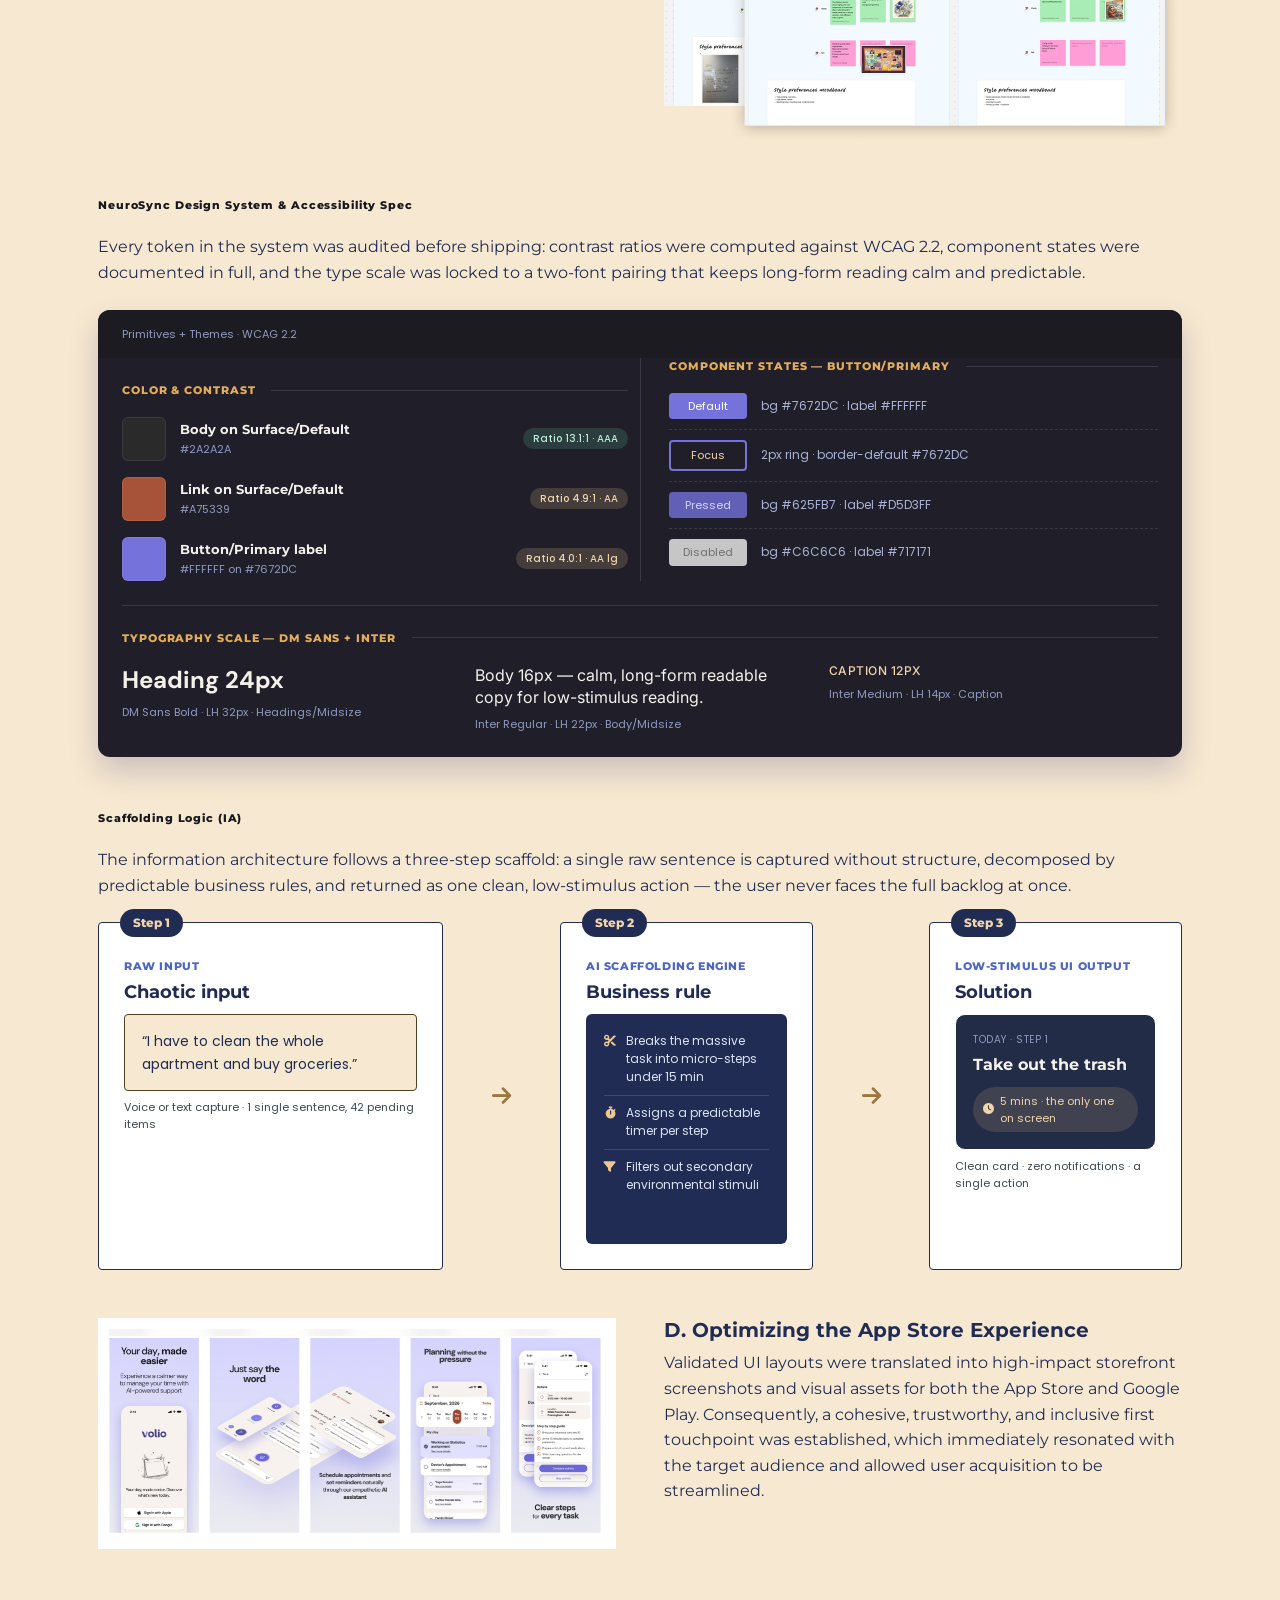
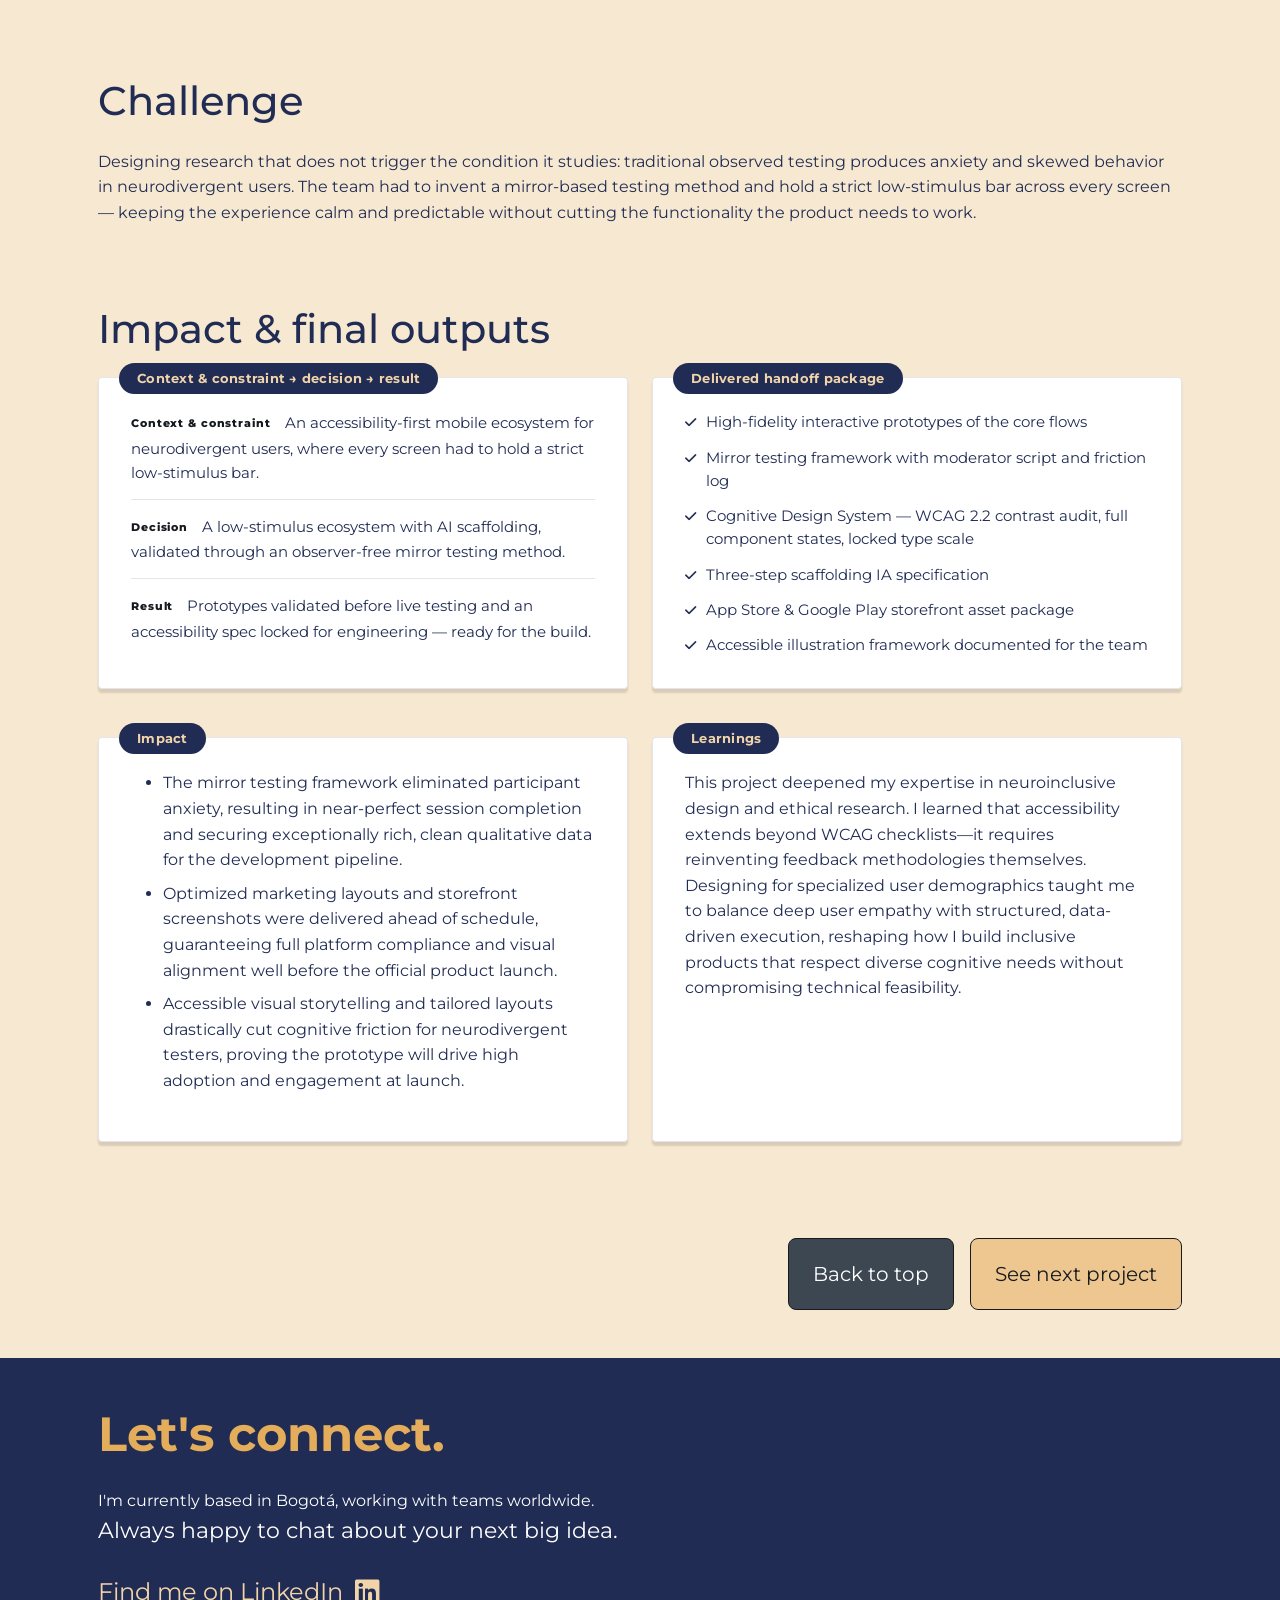
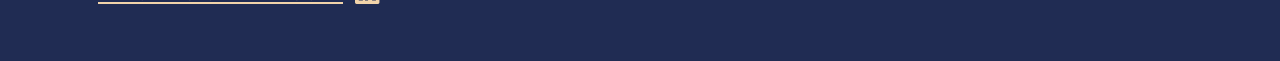
<file: neurosync.html>
<!DOCTYPE html>
<html lang="en">
<head>
    <meta charset="UTF-8">
    <meta name="viewport" content="width=device-width, initial-scale=1.0">
    <title>Neurosync Project | Carlos Andrés Reyes</title>
    
    <!-- Bootstrap 5.3 CSS -->
    <link href="https://cdn.jsdelivr.net/npm/bootstrap@5.3.2/dist/css/bootstrap.min.css" rel="stylesheet">
    
    <!-- Google Fonts -->
    <link rel="preconnect" href="https://fonts.googleapis.com">
    <link rel="preconnect" href="https://fonts.gstatic.com" crossorigin>
    <link href="https://fonts.googleapis.com/css2?family=DM+Sans:wght@700&family=Inter:wght@400;500&family=Montserrat:wght@400;500;600;700;800;900&family=Poppins:ital,wght@0,400;0,600;1,400;1,500&display=swap" rel="stylesheet">
    
    <!-- Font Awesome -->
    <link rel="stylesheet" href="https://cdnjs.cloudflare.com/ajax/libs/font-awesome/6.5.1/css/all.min.css">
    
    <!-- Custom CSS -->
    <link rel="stylesheet" href="assets/css/style.css">

    <!-- Favicon -->
    <link rel="icon" type="image/png" sizes="96x96" href="assets/favicon/favicon-96x96.png">
    <link rel="icon" type="image/svg+xml" href="assets/favicon/favicon.svg">
    <link rel="shortcut icon" href="assets/favicon/favicon.ico">
    <link rel="apple-touch-icon" sizes="180x180" href="assets/favicon/apple-touch-icon.png">
    <link rel="manifest" href="assets/favicon/site.webmanifest">
    <!-- Google tag (gtag.js) -->
<script async src="https://www.googletagmanager.com/gtag/js?id=G-XY3TN9X7HS"></script>
<script>
  window.dataLayer = window.dataLayer || [];
  function gtag(){dataLayer.push(arguments);}
  gtag('js', new Date());

  gtag('config', 'G-XY3TN9X7HS');
</script>
</head>
<body>
    <!-- Header -->
    <header class="bg-dark-blue sticky-top">
        <div class="container-custom">
            <nav class="navbar navbar-expand-lg navbar-dark py-3">
                <div class="container-fluid px-0">
                    <a class="navbar-brand" href="index.html">
                        <div class="brand-text">
                            <h1 class="brand-name mb-0">Carlos Andrés Reyes</h1>
                            <p class="brand-subtitle mb-0">Senior UX/UI designer</p>
                        </div>
                    </a>
                </div>
            </nav>
        </div>
    </header>

    <!-- Main Content -->
    <main class="bg-beige">
        <!-- Back Link -->
        <div class="container-custom">
            <div class="back-link">
                <a href="index.html#work">
                    <svg width="18" height="18" viewBox="0 0 18 18" fill="none" class="back-arrow">
                        <path d="M9.879 9L6.1665 5.2875L7.227 4.227L12 9L7.227 13.773L6.1665 12.7125L9.879 9Z" fill="#523E21"/>
                    </svg>
                    Back
                </a>
            </div>
        </div>

        <!-- Hero Section -->
        <section class="hero-image-section">
            <div class="container-custom">
                <div class="row align-items-center">
                    <div class="col-lg-6">
                        <div class="project-badge mb-3">
                             <span>Case recreated for confidentiality reasons. The product, data, and findings are fictional; the process and my contribution reflect actual experience.</span>
                        </div>
                        
                        <div class="project-badge mb-3">
                            <i class="fas fa-mobile-alt"></i>
                            <span>Mobile App</span>
                        </div>
                        <h1 class="project-hero-title mb-2">NeuroSync Project</h1>
                        <p class="project-hero-year mb-4">2026</p>
                        
                        <div class="project-description">
                            <p>NeuroSync empowers neurodivergent individuals to overcome executive dysfunction and task paralysis through a radically predictable mobile ecosystem. Built as a low-stimulus environment, the platform integrates AI-driven task scaffolding and emotional state tracking to deliver routine calm for an initial multi-thousand user base.</p>
                            
                            <p class="mt-3"><strong>Role</strong></p>
                            <p>As UX/Visual Designer, I headed up the end-to-end prototyping phase to rapidly validate design concepts, inclusive testing methodologies, and storefront strategies, collaborating with cross-functional teams to translate user insights into technical product requirements.</p>
                            
                            
                            
                            
                        </div>
                    </div>
                    <div class="col-lg-6">
                        <div class="position-relative">                            
                            
                            <div class="position-relative">
                                <img src="assets/img/ns-001.png" alt="Neurosync Interface" class="img-fluid">
                            </div>
                        </div>
                    </div>
                </div>
            </div>
        </section>

        <!-- Stage 1: Problem & Hypothesis -->
        <section class="py-5" id="design-problem">
            <div class="container-custom">
                <h2 class="section-stage-title mb-5">1. Problem &amp; Hypothesis</h2>
                
                <div class="row align-items-start g-5 mb-5">
                    <div class="col-lg-6 text-center">
                        <img src="assets/img/boy-mobile.png" alt="Teenager watching the mobile" class="img-fluid">
                    </div>
                    <div class="col-lg-6">
                         <p class="subsection-description">Standard productivity applications fundamentally reject neurodivergent cognitive users. Opaque information architecture and high-stimulus digital noise trigger severe executive dysfunction, time-blindness, and task paralysis—driving rapid product abandonment among users navigating ADHD, Autism, and cognitive overload.</p>
                    </div>
                </div>

                <div class="row g-4">
                    <div class="col-lg-6">
                        <div class="cs-problem-card">
                            <h3 class="cs-problem-label">What was asked vs. what I saw</h3>
                            <p class="cs-problem-text">Stakeholders asked for another productivity app with engaging mechanics. What users actually needed was the opposite: predictability, low stimulus and a single next action — not more engagement.</p>
                        </div>
                    </div>
                    <div class="col-lg-6">
                        <div class="cs-problem-card cs-problem-card-hypo">
                            <h3 class="cs-problem-label">Hypothesis</h3>
                            <p class="cs-problem-text">If opaque navigation and digital noise are removed, and one raw sentence is scaffolded into a single predictable action, neurodivergent users will complete tasks instead of freezing — without sacrificing technical feasibility.</p>
                        </div>
                    </div>
                </div>
            </div>
        </section>

        <!-- Stage 2 -->
        <section class="py-5">
            <div class="container-custom">
                <h2 class="section-stage-title mb-5">2. Solution</h2>
                
                <div class="row align-items-start g-5 mb-5">
                    <div class="col-lg-6">
                        <h3 class="subsection-title">A. Prototyping</h3>
                        <p class="subsection-description">
                            Drove the development of high-fidelity interactive prototypes tailored specifically to eliminate unnecessary cognitive load. By simplifying complex interface layouts and optimizing navigation paths during the design phase, I ensured the user flows were entirely optimized for accessible interaction before moving into live testing.
                        </p>
                    </div>
                    <div class="col-lg-6 text-center">
                        <img src="assets/img/prototype-flows.png" alt="Training Material" class="img-fluid">
                    </div>
                </div>

                

                <div class="row align-items-start g-5 mb-5">
                    <div class="col-lg-6 text-center">
                        <img src="assets/img/mirror-usability-sesion.png" alt="Mirror usability testing session in a low-stimulus environment" class="img-fluid">
                    </div>
                    <div class="col-lg-6">
                        <h3 class="subsection-title">B. Mirror Usability Testing</h3>
                        <p class="subsection-description">
                            Helped carry out an innovative "mirror testing" environment to validate these prototypes. By eliminating the traditional "observer effect," this framework allowed neurodivergent participants to interact with the interface naturally and stress-free, capturing highly accurate, unskewed behavioral data.
                        </p>
                    </div>
                </div>

                <!-- Mirror Testing Evidence Module -->
                <div class="mt-panel mb-5">
                    <div class="row g-4">

                        <!-- Mini Setup -->
                        <div class="col-lg-5">
                            <span class="mt-chip">Mini Setup</span>
                            <div class="mt-setup">
                                <div class="mt-node">
                                    <p class="mt-node-label">Node 01</p>
                                    <p class="mt-node-title">User</p>
                                    <p class="mt-node-sub">Interacts without being observed</p>
                                </div>

                                <div class="mt-link">
                                    <span class="mt-link-line"></span>
                                    <span class="mt-link-char">⟷</span>
                                    <span class="mt-link-line"></span>
                                </div>

                                <div class="mt-node">
                                    <p class="mt-node-label">Node 02</p>
                                    <p class="mt-node-title">Moderator / Note-Taker</p>
                                    <p class="mt-node-sub">Live logging · without interrupting</p>
                                </div>

                                <div class="mt-link">
                                    <span class="mt-link-line"></span>
                                    <span class="mt-link-char">│</span>
                                    <span class="mt-link-line"></span>
                                </div>

                                <div class="mt-node node-mirror">
                                    <p class="mt-node-label">Node 03 · Mirror Room</p>
                                    <p class="mt-node-title">Friction Log</p>
                                    <p class="mt-node-sub">You: flag questions, silences and blocks</p>
                                </div>
                            </div>
                            <p class="mt-setup-note">The mirror room removes the observer effect: the participant behaves naturally while friction is logged in real time by the design team behind the glass.</p>
                        </div>

                        <!-- Friction vs. Solution -->
                        <div class="col-lg-7">
                            <span class="mt-chip">Friction vs. Solution</span>
                            <div class="row g-4">

                                <!-- Screen V1 -->
                                <div class="col-md-6">
                                    <span class="mt-tag">Screen V1 · Error</span>
                                    <div class="mt-phone">
                                        <img src="assets/img/neurosync-mirror-v1.png" alt="Assistant home, before: an empty prompt with no guidance on where to start" class="mt-screen-img">
                                    </div>
                                    <p class="mt-caption"><strong>Before — high cognitive load</strong>The user freezes, unsure which path to take to start interacting with the assistant.</p>
                                </div>

                                <!-- Screen V2 -->
                                <div class="col-md-6">
                                    <span class="mt-tag">Screen V2 · Solution</span>
                                    <div class="mt-phone">
                                        <img src="assets/img/neurosync-mirror-v2.png" alt="Assistant home, after: suggestion chips surface three possible starting paths" class="mt-screen-img">
                                    </div>
                                    <p class="mt-caption"><strong>After — single focus</strong>Support chips surface possible paths, reducing the anxiety of deciding where to start.</p>
                                </div>

                            </div>
                        </div>

                    </div>
                </div>

                 <div class="row align-items-start g-5 mb-5">
                    <div class="col-lg-6">
                        <h3 class="subsection-title">C. Designing for Cognitive Accessibility</h3>
                        <p class="subsection-description">
                            Collaborative ideation sessions were headed up to establish an accessible, psychologically grounded in-app illustration framework. These visuals were utilized as intuitive signposts throughout the interface, whereby cognitive friction was successfully reduced and complex journeys were made to feel safe and predictable.
                        </p>
                    </div>
                    <div class="col-lg-6 text-center">
                        <img src="assets/img/workshop-board.png" alt="Workshops board" class="img-fluid">
                    </div>
                </div>

                <!-- Cognitive Design System & Accessibility Spec (Figma node 4048:582) -->
                <div class="row mb-5">
                    <div class="col-12">
                        <span class="mt-tag mt-tag-flush">NeuroSync Design System &amp; Accessibility Spec</span>
                        <p class="subsection-description mb-4">
                            Every token in the system was audited before shipping: contrast ratios were computed against WCAG 2.2, component states were documented in full, and the type scale was locked to a two-font pairing that keeps long-form reading calm and predictable.
                        </p>
                        <div class="sc-card">
                            <div class="sc-header">
                                <span class="sc-meta">Primitives + Themes · WCAG 2.2</span>
                            </div>
                            <div class="sc-body">
                                <div class="row g-4">

                                    <!-- Color & Contrast -->
                                    <div class="col-lg-6">
                                        <p class="sc-section-title">Color &amp; Contrast</p>

                                        <div class="sc-color-row">
                                            <span class="sc-swatch sc-swatch-body"></span>
                                            <div class="sc-color-info">
                                                <p class="sc-color-name">Body on Surface/Default</p>
                                                <p class="sc-color-hex">#2A2A2A</p>
                                            </div>
                                            <span class="sc-pill sc-pill-aaa">Ratio 13.1:1 · AAA</span>
                                        </div>

                                        <div class="sc-color-row">
                                            <span class="sc-swatch sc-swatch-link"></span>
                                            <div class="sc-color-info">
                                                <p class="sc-color-name">Link on Surface/Default</p>
                                                <p class="sc-color-hex">#A75339</p>
                                            </div>
                                            <span class="sc-pill sc-pill-aa">Ratio 4.9:1 · AA</span>
                                        </div>

                                        <div class="sc-color-row">
                                            <span class="sc-swatch sc-swatch-primary"></span>
                                            <div class="sc-color-info">
                                                <p class="sc-color-name">Button/Primary label</p>
                                                <p class="sc-color-hex">#FFFFFF on #7672DC</p>
                                            </div>
                                            <span class="sc-pill sc-pill-aa">Ratio 4.0:1 · AA lg</span>
                                        </div>
                                    </div>

                                    <!-- Component States -->
                                    <div class="col-lg-6 sc-states-col">
                                        <p class="sc-section-title">Component States — Button/Primary</p>

                                        <div class="sc-state-row">
                                            <span class="sc-chip sc-chip-default">Default</span>
                                            <p class="sc-state-desc">bg #7672DC · label #FFFFFF</p>
                                        </div>

                                        <div class="sc-state-row">
                                            <span class="sc-chip sc-chip-focus">Focus</span>
                                            <p class="sc-state-desc">2px ring · border-default #7672DC</p>
                                        </div>

                                        <div class="sc-state-row">
                                            <span class="sc-chip sc-chip-pressed">Pressed</span>
                                            <p class="sc-state-desc">bg #625FB7 · label #D5D3FF</p>
                                        </div>

                                        <div class="sc-state-row">
                                            <span class="sc-chip sc-chip-disabled">Disabled</span>
                                            <p class="sc-state-desc">bg #C6C6C6 · label #717171</p>
                                        </div>
                                    </div>

                                </div>

                                <!-- Typography Scale -->
                                <div class="sc-type-section">
                                    <p class="sc-section-title">Typography Scale — DM Sans + Inter</p>
                                    <div class="row g-4">
                                        <div class="col-md-4">
                                            <p class="sc-type-sample-heading">Heading 24px</p>
                                            <p class="sc-type-meta">DM Sans Bold · LH 32px · Headings/Midsize</p>
                                        </div>
                                        <div class="col-md-4">
                                            <p class="sc-type-sample-body">Body 16px — calm, long-form readable copy for low-stimulus reading.</p>
                                            <p class="sc-type-meta">Inter Regular · LH 22px · Body/Midsize</p>
                                        </div>
                                        <div class="col-md-4">
                                            <p class="sc-type-sample-caption">Caption 12px</p>
                                            <p class="sc-type-meta">Inter Medium · LH 14px · Caption</p>
                                        </div>
                                    </div>
                                </div>
                            </div>
                        </div>
                    </div>
                </div>

                <!-- Scaffolding Logic (IA) (Figma node 4048:795) -->
                <div class="row mb-5">
                    <div class="col-12">
                        <span class="mt-tag mt-tag-flush">Scaffolding Logic (IA)</span>
                        <p class="subsection-description mb-4">
                            The information architecture follows a three-step scaffold: a single raw sentence is captured without structure, decomposed by predictable business rules, and returned as one clean, low-stimulus action &mdash; the user never faces the full backlog at once.
                        </p>

                        <div class="sl-flow" style="padding: 0;">

                            <!-- Step 1 · Raw Input -->
                            <div class="sl-step sl-step-1">
                                <span class="sl-pill">Step 1</span>
                                <p class="sl-label">Raw Input</p>
                                <p class="sl-heading">Chaotic input</p>
                                <div class="sl-quote">
                                    <p class="sl-quote-text">&ldquo;I have to clean the whole apartment and buy groceries.&rdquo;</p>
                                </div>
                                <p class="sl-caption">Voice or text capture &middot; 1 single sentence, 42 pending items</p>
                            </div>

                            <div class="sl-arrow" aria-hidden="true"><i class="fa-solid fa-arrow-right"></i></div>

                            <!-- Step 2 · AI Scaffolding Engine -->
                            <div class="sl-step sl-step-2">
                                <span class="sl-pill">Step 2</span>
                                <p class="sl-label">AI Scaffolding Engine</p>
                                <p class="sl-heading">Business rule</p>
                                <div class="sl-engine">
                                    <div class="sl-eng-item">
                                        <i class="fa-solid fa-scissors sl-eng-icon" aria-hidden="true"></i>
                                        <p class="sl-eng-text">Breaks the massive task into micro-steps under 15 min</p>
                                    </div>
                                    <div class="sl-eng-item">
                                        <i class="fa-solid fa-stopwatch sl-eng-icon" aria-hidden="true"></i>
                                        <p class="sl-eng-text">Assigns a predictable timer per step</p>
                                    </div>
                                    <div class="sl-eng-item">
                                        <i class="fa-solid fa-filter sl-eng-icon" aria-hidden="true"></i>
                                        <p class="sl-eng-text">Filters out secondary environmental stimuli</p>
                                    </div>
                                </div>
                            </div>

                            <div class="sl-arrow sl-arrow-2" aria-hidden="true"><i class="fa-solid fa-arrow-right"></i></div>

                            <!-- Step 3 · Low-Stimulus UI Output -->
                            <div class="sl-step sl-step-3">
                                <span class="sl-pill">Step 3</span>
                                <p class="sl-label">Low-Stimulus UI Output</p>
                                <p class="sl-heading">Solution</p>
                                <div class="sl-output">
                                    <p class="sl-output-kicker">Today &middot; Step 1</p>
                                    <p class="sl-output-title">Take out the trash</p>
                                    <div class="sl-output-pill">
                                        <i class="fa-solid fa-clock" aria-hidden="true"></i>
                                        <span>5 mins &middot; the only one on screen</span>
                                    </div>
                                </div>
                                <p class="sl-caption">Clean card &middot; zero notifications &middot; a single action</p>
                            </div>

                        </div>
                    </div>
                </div>

                 <div class="row align-items-start g-5 mb-5">
                    <div class="col-lg-6 text-center">
                        <img src="assets/img/app-images.png" alt="Illustration Research" class="img-fluid">
                    </div>
                    <div class="col-lg-6">
                        <h3 class="subsection-title">D. Optimizing the App Store Experience</h3>
                        <p class="subsection-description">
                            Validated UI layouts were translated into high-impact storefront screenshots and visual assets for both the App Store and Google Play. Consequently, a cohesive, trustworthy, and inclusive first touchpoint was established, which immediately resonated with the target audience and allowed user acquisition to be streamlined.
                        </p>
                    </div>
                </div>

            </div>
        </section>

      
        <!-- Challenge Section -->
        <section class="challenge-section">
            <div class="container-custom">
                <h2 class="section-heading">Challenge</h2>
                <p class="section-text text-left mx-auto" style="max-width: 1148px;">
                    Designing research that does not trigger the condition it studies: traditional observed testing produces anxiety and skewed behavior in neurodivergent users. The team had to invent a mirror-based testing method and hold a strict low-stimulus bar across every screen — keeping the experience calm and predictable without cutting the functionality the product needs to work.
                </p>
            </div>
        </section>

                <!-- Impact & Final Outputs Section (unified closing) -->
        <section class="py-5" id="impact-outputs">
            <div class="container-custom">
                <h2 class="section-heading">Impact &amp; final outputs</h2>

                <!-- End-to-end story + what was delivered -->
                <div class="row g-4 mb-5">
                    <div class="col-lg-6">
                        <div class="cs-outputs">
                            <p class="cs-outputs-chip">Context &amp; constraint → decision → result</p>
                            <div class="cs-trace">
                                <p class="cs-trace-step"><span class="mt-tag mt-tag-flush">Context &amp; constraint</span> An accessibility-first mobile ecosystem for neurodivergent users, where every screen had to hold a strict low-stimulus bar.</p>
                                <p class="cs-trace-step"><span class="mt-tag mt-tag-flush">Decision</span> A low-stimulus ecosystem with AI scaffolding, validated through an observer-free mirror testing method.</p>
                                <p class="cs-trace-step"><span class="mt-tag mt-tag-flush">Result</span> Prototypes validated before live testing and an accessibility spec locked for engineering — ready for the build.</p>
                            </div>
                        </div>
                    </div>
                    <div class="col-lg-6">
                        <div class="cs-outputs">
                            <p class="cs-outputs-chip">Delivered handoff package</p>
                            <ul class="cs-outputs-list">
                                <li><i class="fas fa-check"></i> High-fidelity interactive prototypes of the core flows</li>
                                <li><i class="fas fa-check"></i> Mirror testing framework with moderator script and friction log</li>
                                <li><i class="fas fa-check"></i> Cognitive Design System — WCAG 2.2 contrast audit, full component states, locked type scale</li>
                                <li><i class="fas fa-check"></i> Three-step scaffolding IA specification</li>
                                <li><i class="fas fa-check"></i> App Store &amp; Google Play storefront asset package</li>
                                <li><i class="fas fa-check"></i> Accessible illustration framework documented for the team</li>
                            </ul>
                        </div>
                    </div>
                </div>

                <!-- Effect + lessons -->
                <div class="row g-4">
                    <div class="col-lg-6">
                        <div class="cs-outputs">
                            <h3 class="cs-outputs-chip">Impact</h3>
                            <ul class="section-text">
                            <li class="mb-2">The mirror testing framework eliminated participant anxiety, resulting in near-perfect session completion and securing exceptionally rich, clean qualitative data for the development pipeline.</li>
                            <li class="mb-2">Optimized marketing layouts and storefront screenshots were delivered ahead of schedule, guaranteeing full platform compliance and visual alignment well before the official product launch.</li>
                            <li class="mb-2">Accessible visual storytelling and tailored layouts drastically cut cognitive friction for neurodivergent testers, proving the prototype will drive high adoption and engagement at launch.</li>
                            </ul>
                        </div>
                    </div>
                    <div class="col-lg-6">
                        <div class="cs-outputs">
                            <h3 class="cs-outputs-chip">Learnings</h3>
                            <p class="section-text">
                            This project deepened my expertise in neuroinclusive design and ethical research. I learned that accessibility extends beyond WCAG checklists—it requires reinventing feedback methodologies themselves. Designing for specialized user demographics taught me to balance deep user empathy with structured, data-driven execution, reshaping how I build inclusive products that respect diverse cognitive needs without compromising technical feasibility.
                            </p>
                        </div>
                    </div>
                </div>
            </div>
        </section>

        <!-- Navigation Buttons -->
        <section class="py-5">
            <div class="container-custom">
                <div class="d-flex justify-content-end gap-3 flex-wrap">
                    <a href="#" class="btn-secondary-custom back-to-top">Back to top</a>
                    <a href="chainSync.html" class="btn-primary-custom">See next project</a>
                </div>
            </div>
        </section>
    </main>

    <!-- Footer -->
    <footer class="footer bg-dark-blue">
        <div class="container-custom">
            <div class="py-5">
                <h2 class="footer-title">Let's connect.</h2>
                <div class="footer-content mt-4">
                    <p class="footer-text">I'm currently based in Bogotá, working with teams worldwide.</p>
                    <p class="footer-highlight">Always happy to chat about your next big idea.</p>
                </div>
                <div class="footer-links mt-4">
                    <a href="https://www.linkedin.com/in/carlosandresreyes" target="_blank" class="footer-link">
                        Find me on LinkedIn
                    </a>
                    <a href="https://www.linkedin.com/in/carlosandresreyes" target="_blank" class="footer-icon">
                        <i class="fab fa-linkedin"></i>
                    </a>
                </div>
            </div>
        </div>
    </footer>

    <!-- Bootstrap 5 JS -->
    <script src="https://cdn.jsdelivr.net/npm/bootstrap@5.3.2/dist/js/bootstrap.bundle.min.js"></script>
    
    <!-- Custom JS -->
    <script src="assets/js/main.js"></script>
</body>
</html>
</file>
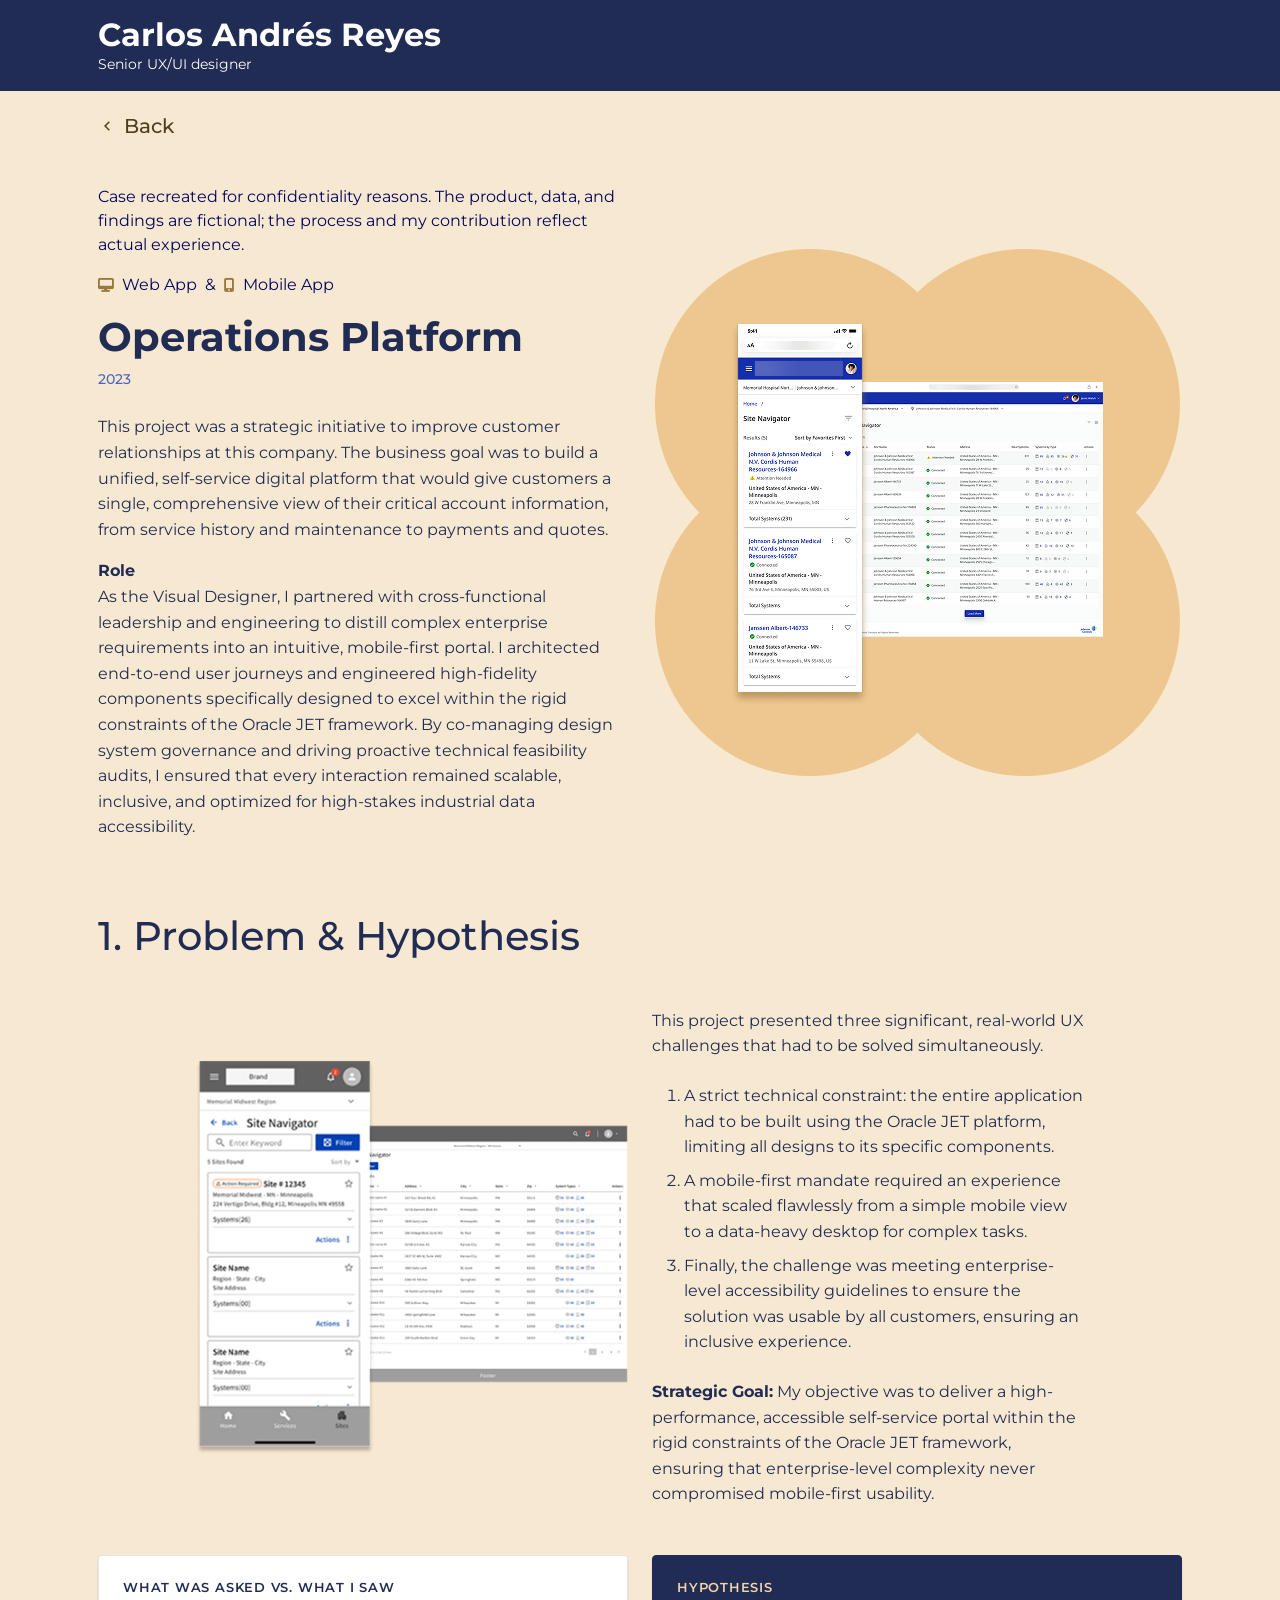
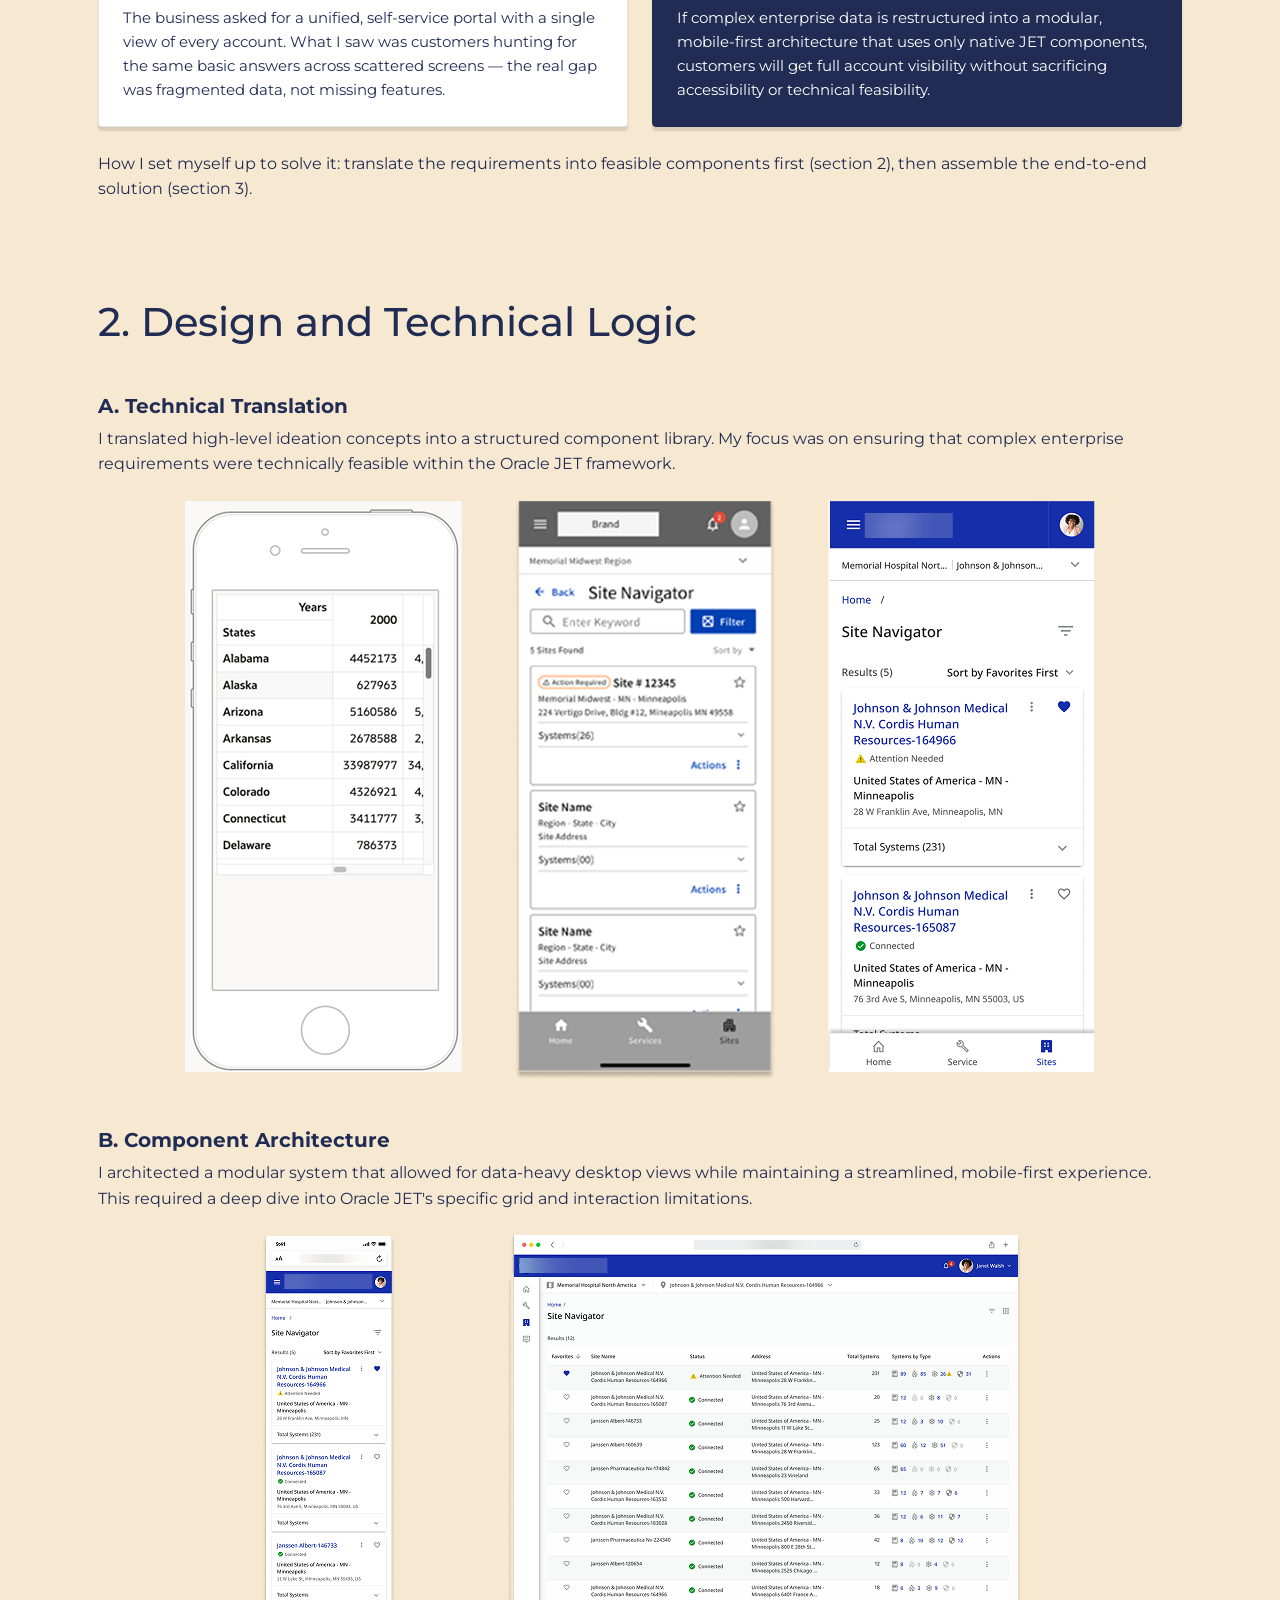
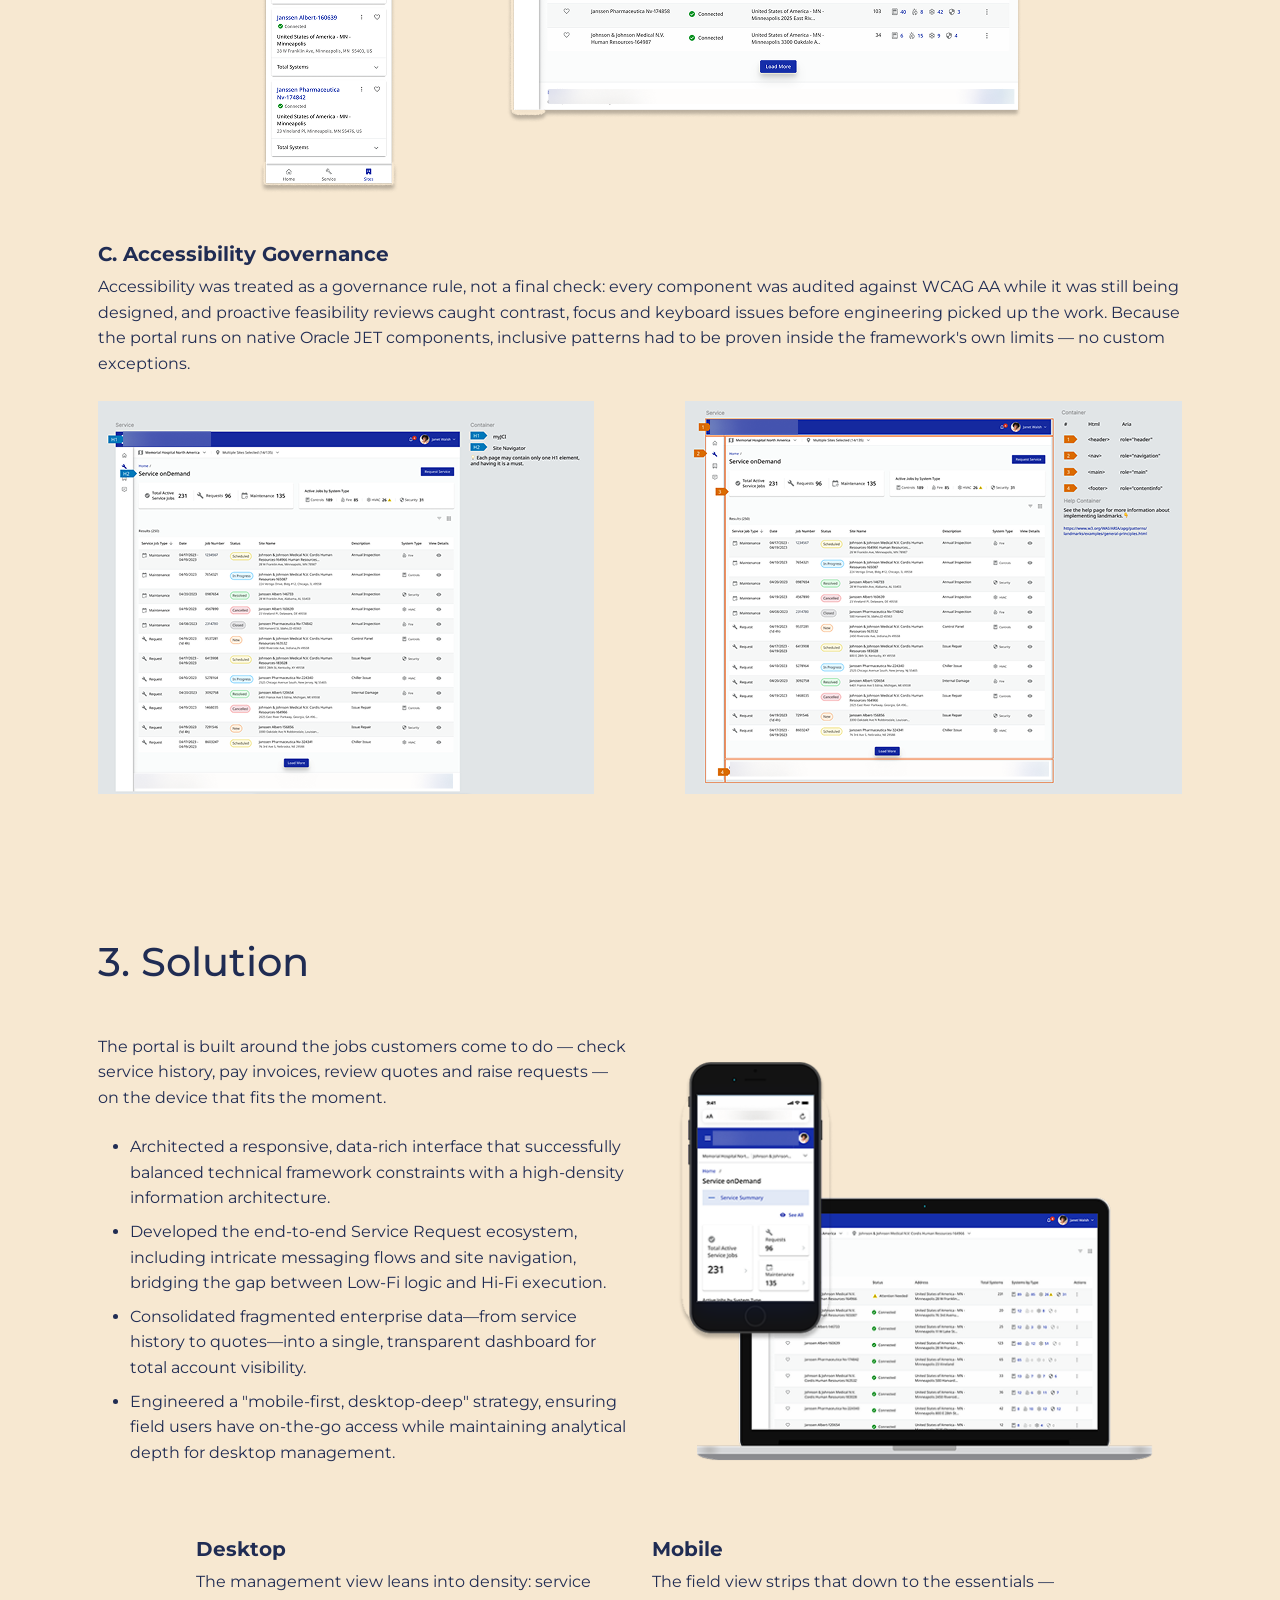
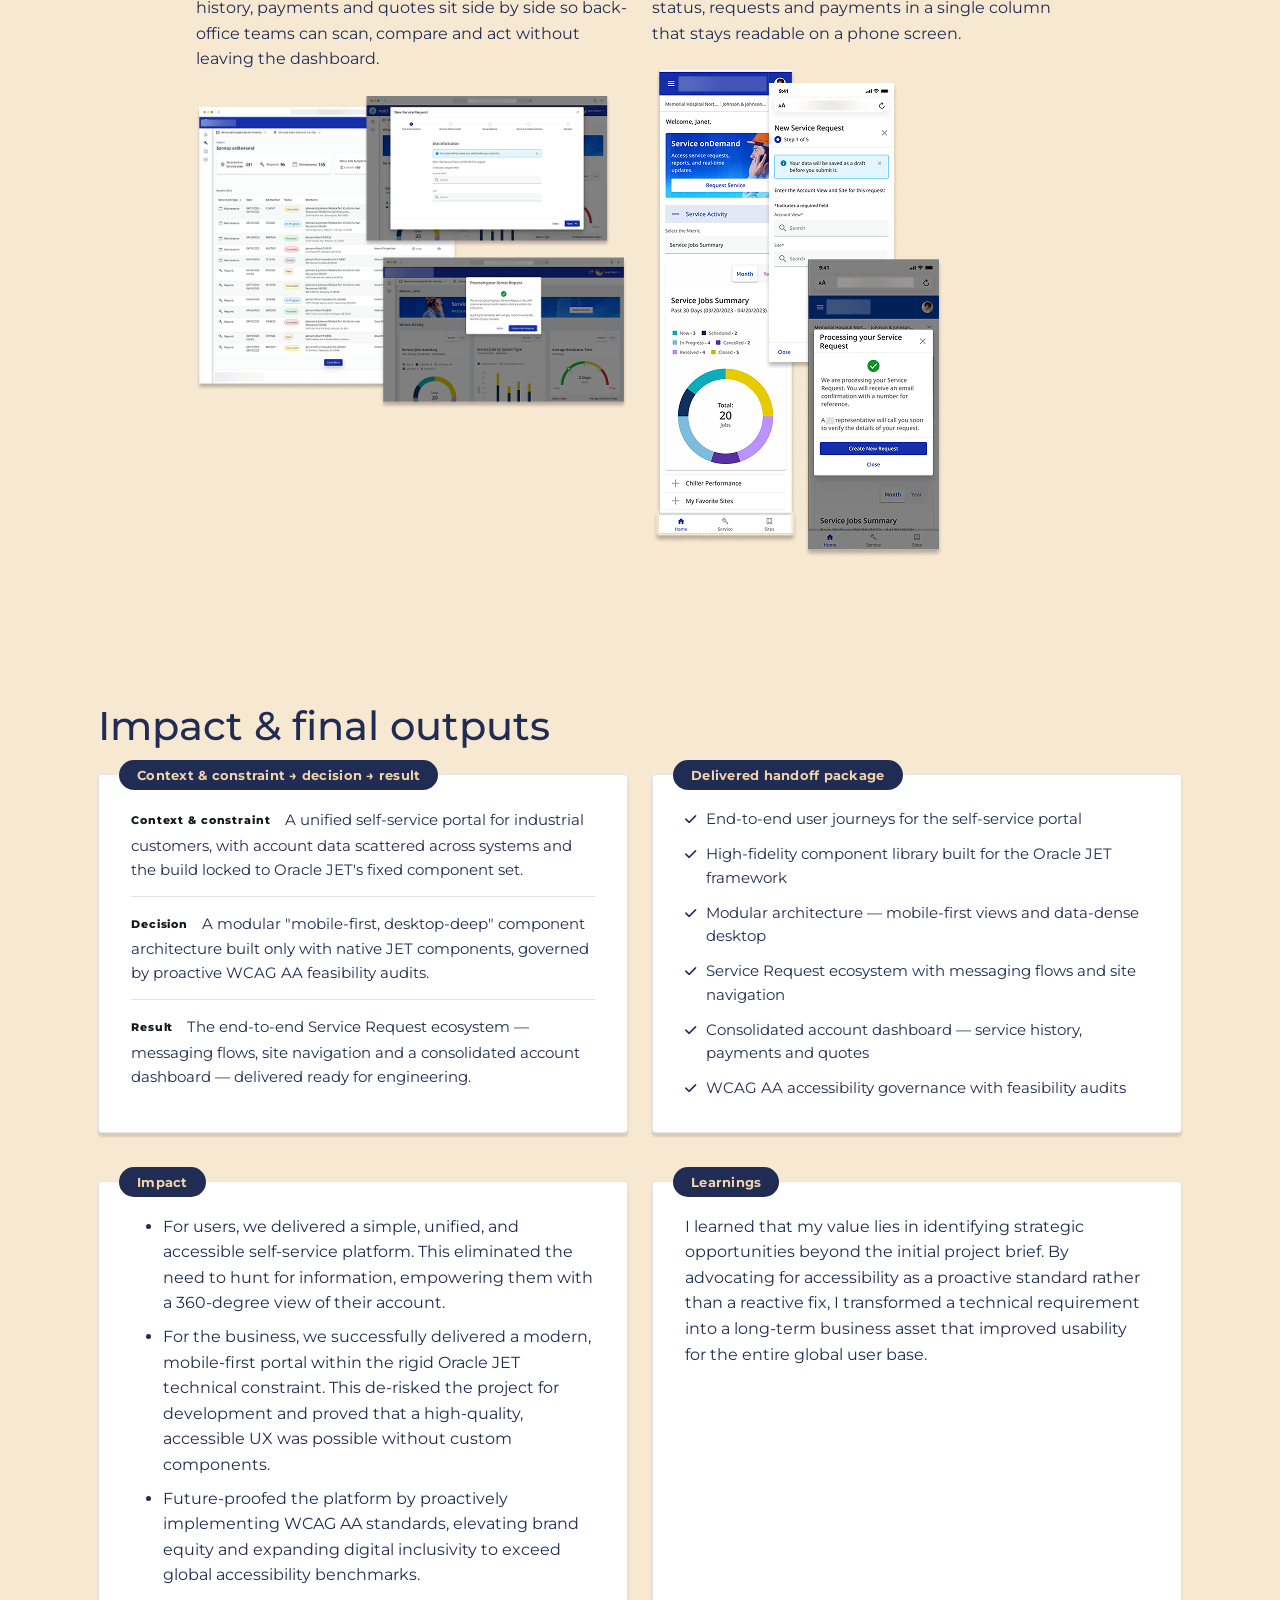
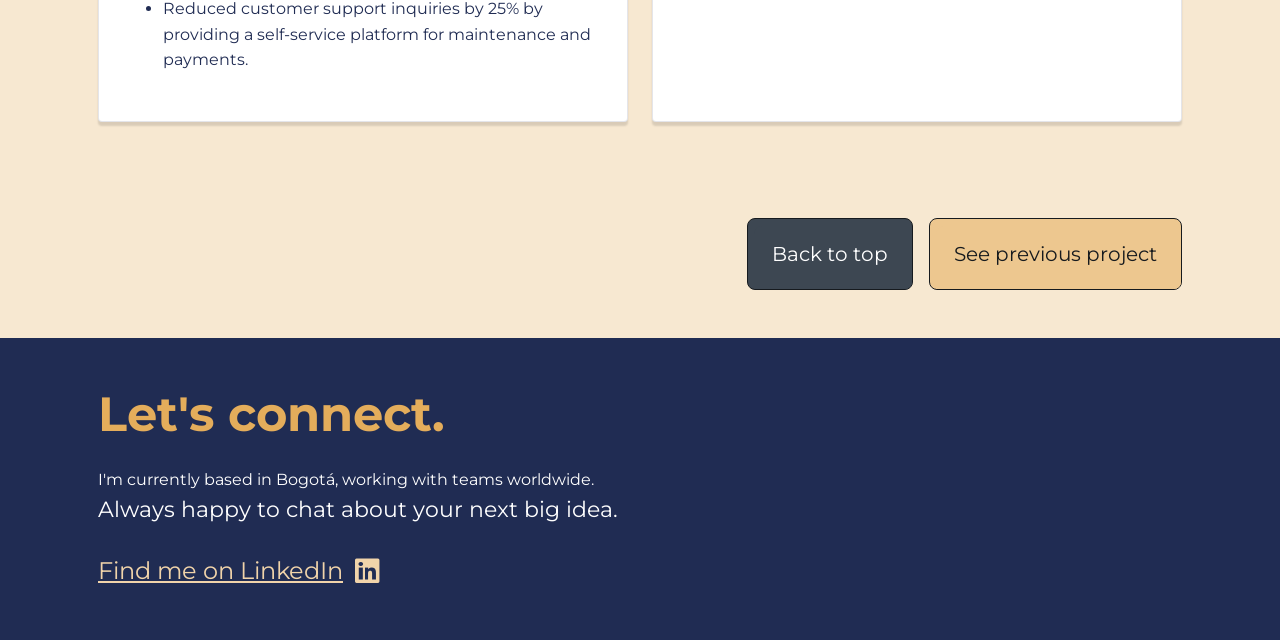
<file: op-platform.html>
<!DOCTYPE html>
<html lang="en">
<head>
    <meta charset="UTF-8">
    <meta name="viewport" content="width=device-width, initial-scale=1.0">
    <title>Operations Platform Project | Carlos Andrés Reyes</title>
    
    <!-- Bootstrap 5.3 CSS -->
    <link href="https://cdn.jsdelivr.net/npm/bootstrap@5.3.2/dist/css/bootstrap.min.css" rel="stylesheet">
    
    <!-- Google Fonts -->
    <link rel="preconnect" href="https://fonts.googleapis.com">
    <link rel="preconnect" href="https://fonts.gstatic.com" crossorigin>
    <link href="https://fonts.googleapis.com/css2?family=Montserrat:wght@400;500;600;700;800;900&family=Poppins:ital,wght@0,400;0,600;1,400;1,500&display=swap" rel="stylesheet">
    
    <!-- Font Awesome -->
    <link rel="stylesheet" href="https://cdnjs.cloudflare.com/ajax/libs/font-awesome/6.5.1/css/all.min.css">
    
    <!-- Custom CSS -->
    <link rel="stylesheet" href="assets/css/style.css">

    <!-- Favicon -->
    <link rel="icon" type="image/png" sizes="96x96" href="assets/favicon/favicon-96x96.png">
    <link rel="icon" type="image/svg+xml" href="assets/favicon/favicon.svg">
    <link rel="shortcut icon" href="assets/favicon/favicon.ico">
    <link rel="apple-touch-icon" sizes="180x180" href="assets/favicon/apple-touch-icon.png">
    <link rel="manifest" href="assets/favicon/site.webmanifest">
    <!-- Google tag (gtag.js) -->
<script async src="https://www.googletagmanager.com/gtag/js?id=G-XY3TN9X7HS"></script>
<script>
  window.dataLayer = window.dataLayer || [];
  function gtag(){dataLayer.push(arguments);}
  gtag('js', new Date());

  gtag('config', 'G-XY3TN9X7HS');
</script>
</head>
<body>
    <!-- Header -->
    <header class="bg-dark-blue sticky-top">
        <div class="container-custom">
            <nav class="navbar navbar-expand-lg navbar-dark py-3">
                <div class="container-fluid px-0">
                    <a class="navbar-brand" href="index.html">
                        <div class="brand-text">
                            <h1 class="brand-name mb-0">Carlos Andrés Reyes</h1>
                            <p class="brand-subtitle mb-0">Senior UX/UI designer</p>
                        </div>
                    </a>
                </div>
            </nav>
        </div>
    </header>

    <!-- Main Content -->
    <main class="bg-beige">
        <!-- Back Link -->
        <div class="container-custom">
            <div class="back-link">
                <a href="index.html#work">
                    <svg width="18" height="18" viewBox="0 0 18 18" fill="none" class="back-arrow">
                        <path d="M9.879 9L6.1665 5.2875L7.227 4.227L12 9L7.227 13.773L6.1665 12.7125L9.879 9Z" fill="#523E21"/>
                    </svg>
                    Back
                </a>
            </div>
        </div>

        <!-- Hero Section -->
        <section class="hero-image-section">
            <div class="container-custom">
                <div class="row align-items-center">
                    <div class="col-lg-6">
                        <div class="project-badge mb-3">
                             <span>Case recreated for confidentiality reasons. The product, data, and findings are fictional; the process and my contribution reflect actual experience.</span>
                        </div>
                        <div class="project-badge mb-3">
                            <i class="fas fa-desktop"></i>
                            <span>Web App</span>
                            <span>&</span>
                            <i class="fas fa-mobile-alt"></i>
                            <span>Mobile App</span>
                        </div>
                        <h1 class="project-hero-title mb-2">Operations Platform</h1>
                        <p class="project-hero-year mb-4">2023</p>
                        
                        <div class="project-description">
                            <p>This project was a strategic initiative to improve customer relationships at this company. The business goal was to build a unified, self-service digital platform that would give customers a single, comprehensive view of their critical account information, from service history and maintenance to payments and quotes.</p>
                            
                            <p class="mt-3"><strong>Role</strong></p>
                            <p>As the Visual Designer, I partnered with cross-functional leadership and engineering to distill complex enterprise requirements into an intuitive, mobile-first portal. I architected end-to-end user journeys and engineered high-fidelity components specifically designed to excel within the rigid constraints of the Oracle JET framework. By co-managing design system governance and driving proactive technical feasibility audits, I ensured that every interaction remained scalable, inclusive, and optimized for high-stakes industrial data accessibility.</p>
                        </div>
                    </div>
                    <div class="col-lg-6">
                        <div class="position-relative d-flex justify-content-center">
                           
                            <img src="assets/img/op-001.png" alt="App example" class="img-fluid">
                           
                        </div>
                    </div>
                </div>
            </div>
        </section>

        <!-- Stage 1: Problem & Hypothesis -->
        <section class="py-5" id="design-problem">
            <div class="container-custom">
                <h2 class="section-stage-title mb-5">1. Problem &amp; Hypothesis</h2>

                <div class="container-custom my-5">
                    <div class="row align-items-center">
                        <div class="col-lg-6">
                            <div class="text-center">
                                <img src="assets/img/op-002.png" alt="Wireframes" class="img-fluid">
                            </div>
                        </div>
                        <div class="col-lg-6">
                            <p class="subsection-description mb-4">
                                This project presented three significant, real-world UX challenges that had to be solved simultaneously.
                            </p>
                            <ol class="subsection-description mb-4">
                                <li class="mb-2">A strict technical constraint: the entire application had to be built using the Oracle JET platform, limiting all designs to its specific components.</li>
                                <li class="mb-2">A mobile-first mandate required an experience that scaled flawlessly from a simple mobile view to a data-heavy desktop for complex tasks.</li>
                                <li class="mb-2">Finally, the challenge was meeting enterprise-level accessibility guidelines to ensure the solution was usable by all customers, ensuring an inclusive experience.</li>
                            </ol>
                            <p class="subsection-description mb-0">
                                <b>Strategic Goal:</b> My objective was to deliver a high-performance, accessible self-service portal within the rigid constraints of the Oracle JET framework, ensuring that enterprise-level complexity never compromised mobile-first usability.
                            </p>
                        </div>
                    </div>
                </div>

                <div class="row g-4">
                    <div class="col-lg-6">
                        <div class="cs-problem-card">
                            <h3 class="cs-problem-label">What was asked vs. what I saw</h3>
                            <p class="cs-problem-text">The business asked for a unified, self-service portal with a single view of every account. What I saw was customers hunting for the same basic answers across scattered screens — the real gap was fragmented data, not missing features.</p>
                        </div>
                    </div>
                    <div class="col-lg-6">
                        <div class="cs-problem-card cs-problem-card-hypo">
                            <h3 class="cs-problem-label">Hypothesis</h3>
                            <p class="cs-problem-text">If complex enterprise data is restructured into a modular, mobile-first architecture that uses only native JET components, customers will get full account visibility without sacrificing accessibility or technical feasibility.</p>
                        </div>
                    </div>
                </div>
                <p class="subsection-description mt-4 mb-0">How I set myself up to solve it: translate the requirements into feasible components first (section 2), then assemble the end-to-end solution (section 3).</p>
            </div>
        </section>

        <!-- Stage 2: Design and Technical Logic -->
        <section class="py-5">
            <div class="container-custom">
                <h2 class="section-stage-title mb-5">2. Design and Technical Logic</h2>
                
                <div class="mb-5">
                    <h3 class="subsection-title">A. Technical Translation</h3>
                    <p class="subsection-description mb-4">
                        I translated high-level ideation concepts into a structured component library. My focus was on ensuring that complex enterprise requirements were technically feasible within the Oracle JET framework.
                    </p>
                    <div class="row g-4 mb-4">
                        <div class="col-md-12 text-center">
                            <img src="assets/img/op-003.png" alt="Mobile Screens" class="img-fluid">
                        </div>
                        
                    </div>

                    
                </div>

                <div class="mb-5">
                    <h3 class="subsection-title">B. Component Architecture</h3>
                    <p class="subsection-description mb-4">
                        I architected a modular system that allowed for data-heavy desktop views while maintaining a streamlined, mobile-first experience. This required a deep dive into Oracle JET's specific grid and interaction limitations.
                    </p>
                    <div class="row g-4 mb-4">
                        <div class="col-md-12 text-center">
                            <img src="assets/img/op-004.png" alt="Desktop Screen 1" class="img-fluid">
                        </div>
                       
                    </div>

                   
                </div>

                <div class="mb-5">
                    <h3 class="subsection-title">C. Accessibility Governance</h3>
                    <p class="subsection-description mb-4">
                        Accessibility was treated as a governance rule, not a final check: every component was audited against WCAG AA while it was still being designed, and proactive feasibility reviews caught contrast, focus and keyboard issues before engineering picked up the work. Because the portal runs on native Oracle JET components, inclusive patterns had to be proven inside the framework's own limits — no custom exceptions.
                    </p>
                    
                    <div class="row g-4">
                        <div class="col-lg-12">
                            <img src="assets/img/op-005.png" alt="Accessibility image" class="img-fluid">
                        </div>
                        
                    </div>
                </div>

                
            </div>
        </section>

       
        <section class="py-5">
            <div class="container-custom">
                <h2 class="section-stage-title mb-5">3. Solution</h2>

                <div class="row align-items-center">
                    <div class="col-lg-6">
                        <p class="subsection-description mb-4">
                            The portal is built around the jobs customers come to do — check service history, pay invoices, review quotes and raise requests — on the device that fits the moment.
                        </p>
                        <ul class="subsection-description mb-4">
                            <li class="mb-2">Architected a responsive, data-rich interface that successfully balanced technical framework constraints with a high-density information architecture.</li>
                            <li class="mb-2">Developed the end-to-end Service Request ecosystem, including intricate messaging flows and site navigation, bridging the gap between Low-Fi logic and Hi-Fi execution.</li>
                            <li class="mb-2">Consolidated fragmented enterprise data—from service history to quotes—into a single, transparent dashboard for total account visibility.</li>
                            <li class="mb-2">Engineered a "mobile-first, desktop-deep" strategy, ensuring field users have on-the-go access while maintaining analytical depth for desktop management.</li>
                        </ul>
                    </div>
                    <div class="col-lg-6">
                        <div class="text-center">
                            <img src="assets/img/op-006.png" alt="Problem Statement" class="img-fluid">
                        </div>
                    </div>
                </div>

                <div class="container-custom my-5">
                    <div class="row mb-5">
                        <div class="col-lg-6">
                            <h3 class="subsection-title">Desktop</h3>
                            <p class="subsection-description mb-4">
                                The management view leans into density: service history, payments and quotes sit side by side so back-office teams can scan, compare and act without leaving the dashboard.
                            </p>
                            <img src="assets/img/op-007.png" alt="Flow Diagram" class="img-fluid">
                        </div>
                        <div class="col-lg-6">
                            <h3 class="subsection-title">Mobile</h3>
                            <p class="subsection-description mb-4">
                                The field view strips that down to the essentials — status, requests and payments in a single column that stays readable on a phone screen.
                            </p>
                            <img src="assets/img/op-008.png" alt="Flow Diagram" class="img-fluid">
                        </div>
                    </div>
                </div>
            </div>
        </section>

        <!-- Impact & Final Outputs Section (unified closing) -->
        <section class="py-5" id="impact-outputs">
            <div class="container-custom">
                <h2 class="section-heading">Impact &amp; final outputs</h2>

                <!-- End-to-end story + what was delivered -->
                <div class="row g-4 mb-5">
                    <div class="col-lg-6">
                        <div class="cs-outputs">
                            <p class="cs-outputs-chip">Context &amp; constraint → decision → result</p>
                            <div class="cs-trace">
                                <p class="cs-trace-step"><span class="mt-tag mt-tag-flush">Context &amp; constraint</span> A unified self-service portal for industrial customers, with account data scattered across systems and the build locked to Oracle JET's fixed component set.</p>
                                <p class="cs-trace-step"><span class="mt-tag mt-tag-flush">Decision</span> A modular "mobile-first, desktop-deep" component architecture built only with native JET components, governed by proactive WCAG AA feasibility audits.</p>
                                <p class="cs-trace-step"><span class="mt-tag mt-tag-flush">Result</span> The end-to-end Service Request ecosystem — messaging flows, site navigation and a consolidated account dashboard — delivered ready for engineering.</p>
                            </div>
                        </div>
                    </div>
                    <div class="col-lg-6">
                        <div class="cs-outputs">
                            <p class="cs-outputs-chip">Delivered handoff package</p>
                            <ul class="cs-outputs-list">
                                <li><i class="fas fa-check"></i> End-to-end user journeys for the self-service portal</li>
                                <li><i class="fas fa-check"></i> High-fidelity component library built for the Oracle JET framework</li>
                                <li><i class="fas fa-check"></i> Modular architecture — mobile-first views and data-dense desktop</li>
                                <li><i class="fas fa-check"></i> Service Request ecosystem with messaging flows and site navigation</li>
                                <li><i class="fas fa-check"></i> Consolidated account dashboard — service history, payments and quotes</li>
                                <li><i class="fas fa-check"></i> WCAG AA accessibility governance with feasibility audits</li>
                            </ul>
                        </div>
                    </div>
                </div>

                <!-- Effect + lessons -->
                <div class="row g-4">
                    <div class="col-lg-6">
                        <div class="cs-outputs">
                            <h3 class="cs-outputs-chip">Impact</h3>
                            <ul class="section-text">
                            <li class="mb-2">For users, we delivered a simple, unified, and accessible self-service platform. This eliminated the need to hunt for information, empowering them with a 360-degree view of their account.</li>
                                <li class="mb-2">For the business, we successfully delivered a modern, mobile-first portal within the rigid Oracle JET technical constraint. This de-risked the project for development and proved that a high-quality, accessible UX was possible without custom components.</li>
                                <li class="mb-2">Future-proofed the platform by proactively implementing WCAG AA standards, elevating brand equity and expanding digital inclusivity to exceed global accessibility benchmarks.</li>
                                <li class="mb-2">Reduced customer support inquiries by 25% by providing a self-service platform for maintenance and payments.</li>
                            </ul>
                        </div>
                    </div>
                    <div class="col-lg-6">
                        <div class="cs-outputs">
                            <h3 class="cs-outputs-chip">Learnings</h3>
                            <p class="section-text">
                            I learned that my value lies in identifying strategic opportunities beyond the initial project brief. By advocating for accessibility as a proactive standard rather than a reactive fix, I transformed a technical requirement into a long-term business asset that improved usability for the entire global user base.
                            </p>
                        </div>
                    </div>
                </div>
            </div>
        </section>

        <!-- Navigation Buttons -->
        <section class="py-5">
            <div class="container-custom">
                <div class="d-flex justify-content-end gap-3 flex-wrap">
                    <a href="#" class="btn-secondary-custom back-to-top">Back to top</a>
                    <a href="retail-app.html" class="btn-primary-custom">See previous project</a>
                    
                </div>
            </div>
        </section>
    </main>

    <!-- Footer -->
    <footer class="footer bg-dark-blue">
        <div class="container-custom">
            <div class="py-5">
                <h2 class="footer-title">Let's connect.</h2>
                <div class="footer-content mt-4">
                    <p class="footer-text">I'm currently based in Bogotá, working with teams worldwide.</p>
                    <p class="footer-highlight">Always happy to chat about your next big idea.</p>
                </div>
                <div class="footer-links mt-4">
                    <a href="https://www.linkedin.com/in/carlosandresreyes" target="_blank" class="footer-link">
                        Find me on LinkedIn
                    </a>
                    <a href="https://www.linkedin.com/in/carlosandresreyes" target="_blank" class="footer-icon">
                        <i class="fab fa-linkedin"></i>
                    </a>
                </div>
            </div>
        </div>
    </footer>

    <!-- Bootstrap 5 JS -->
    <script src="https://cdn.jsdelivr.net/npm/bootstrap@5.3.2/dist/js/bootstrap.bundle.min.js"></script>
    
    <!-- Custom JS -->
    <script src="assets/js/main.js"></script>
</body>
</html>
</file>
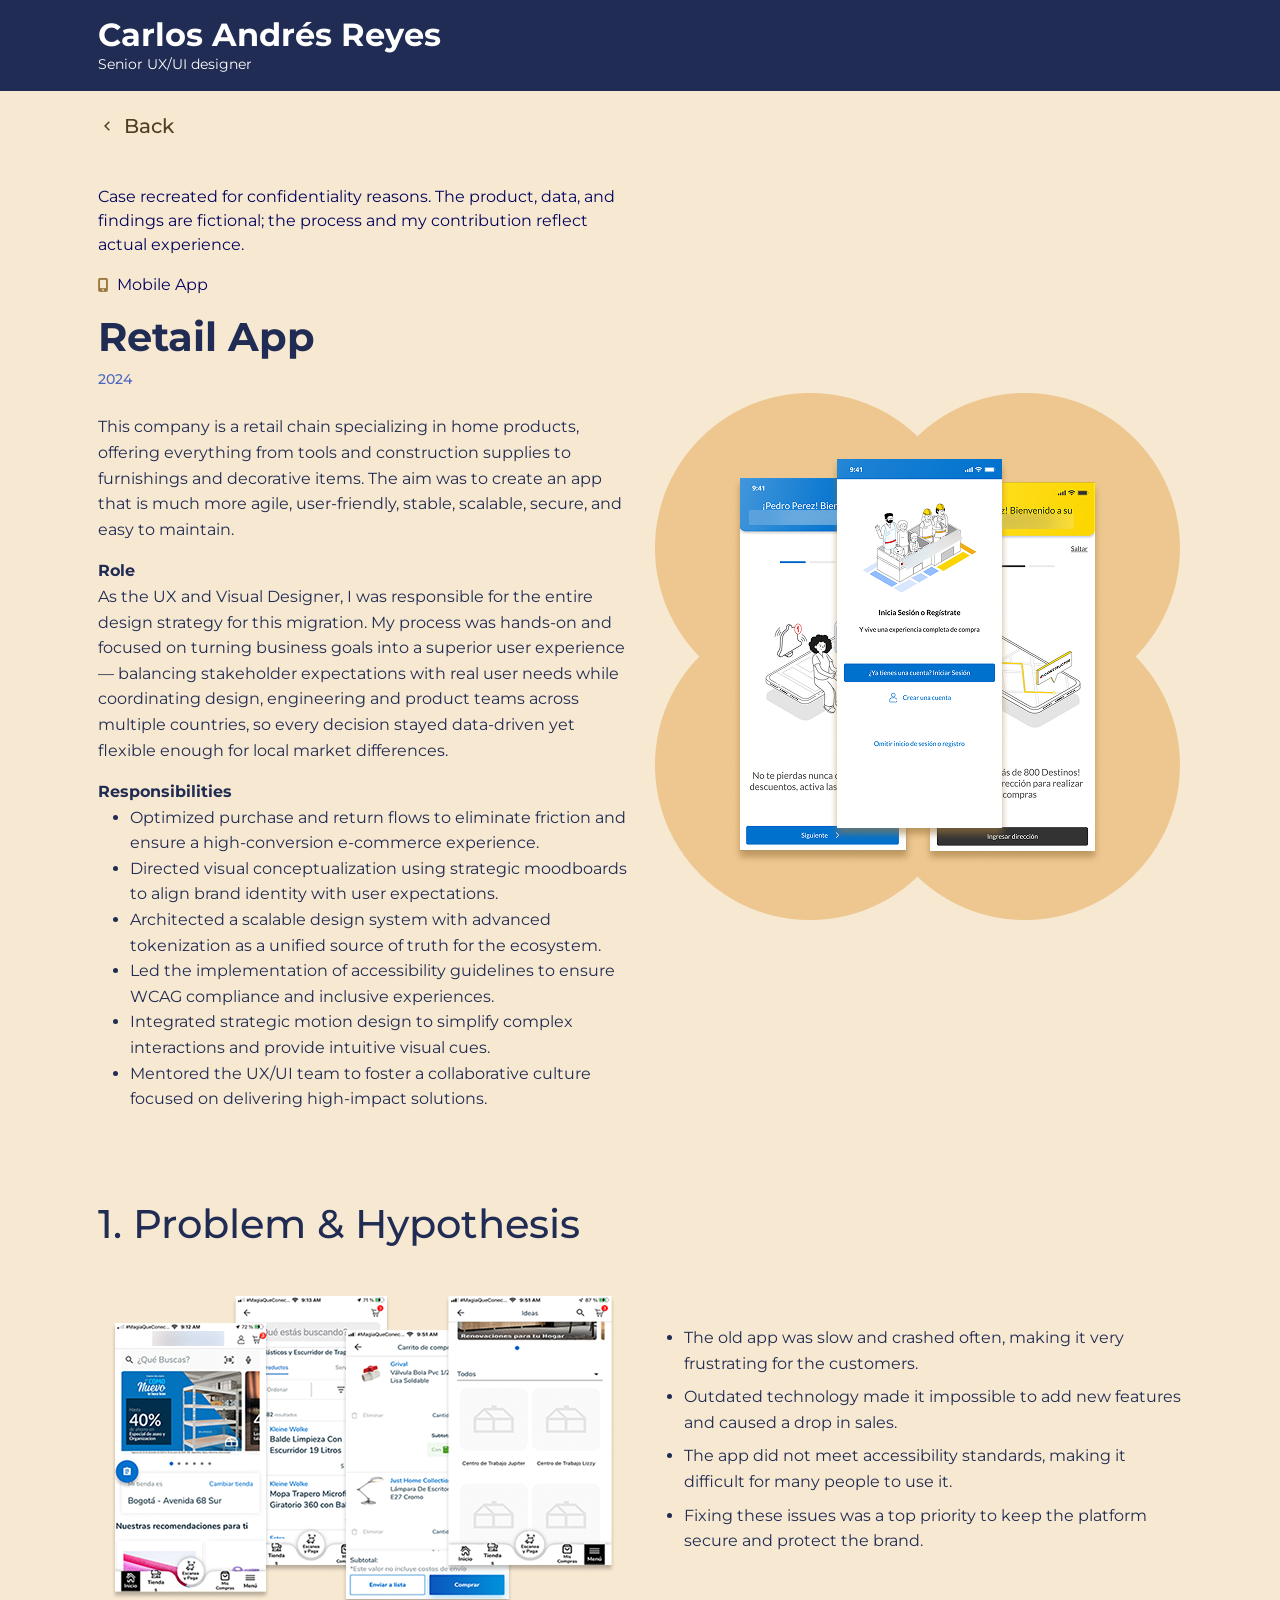
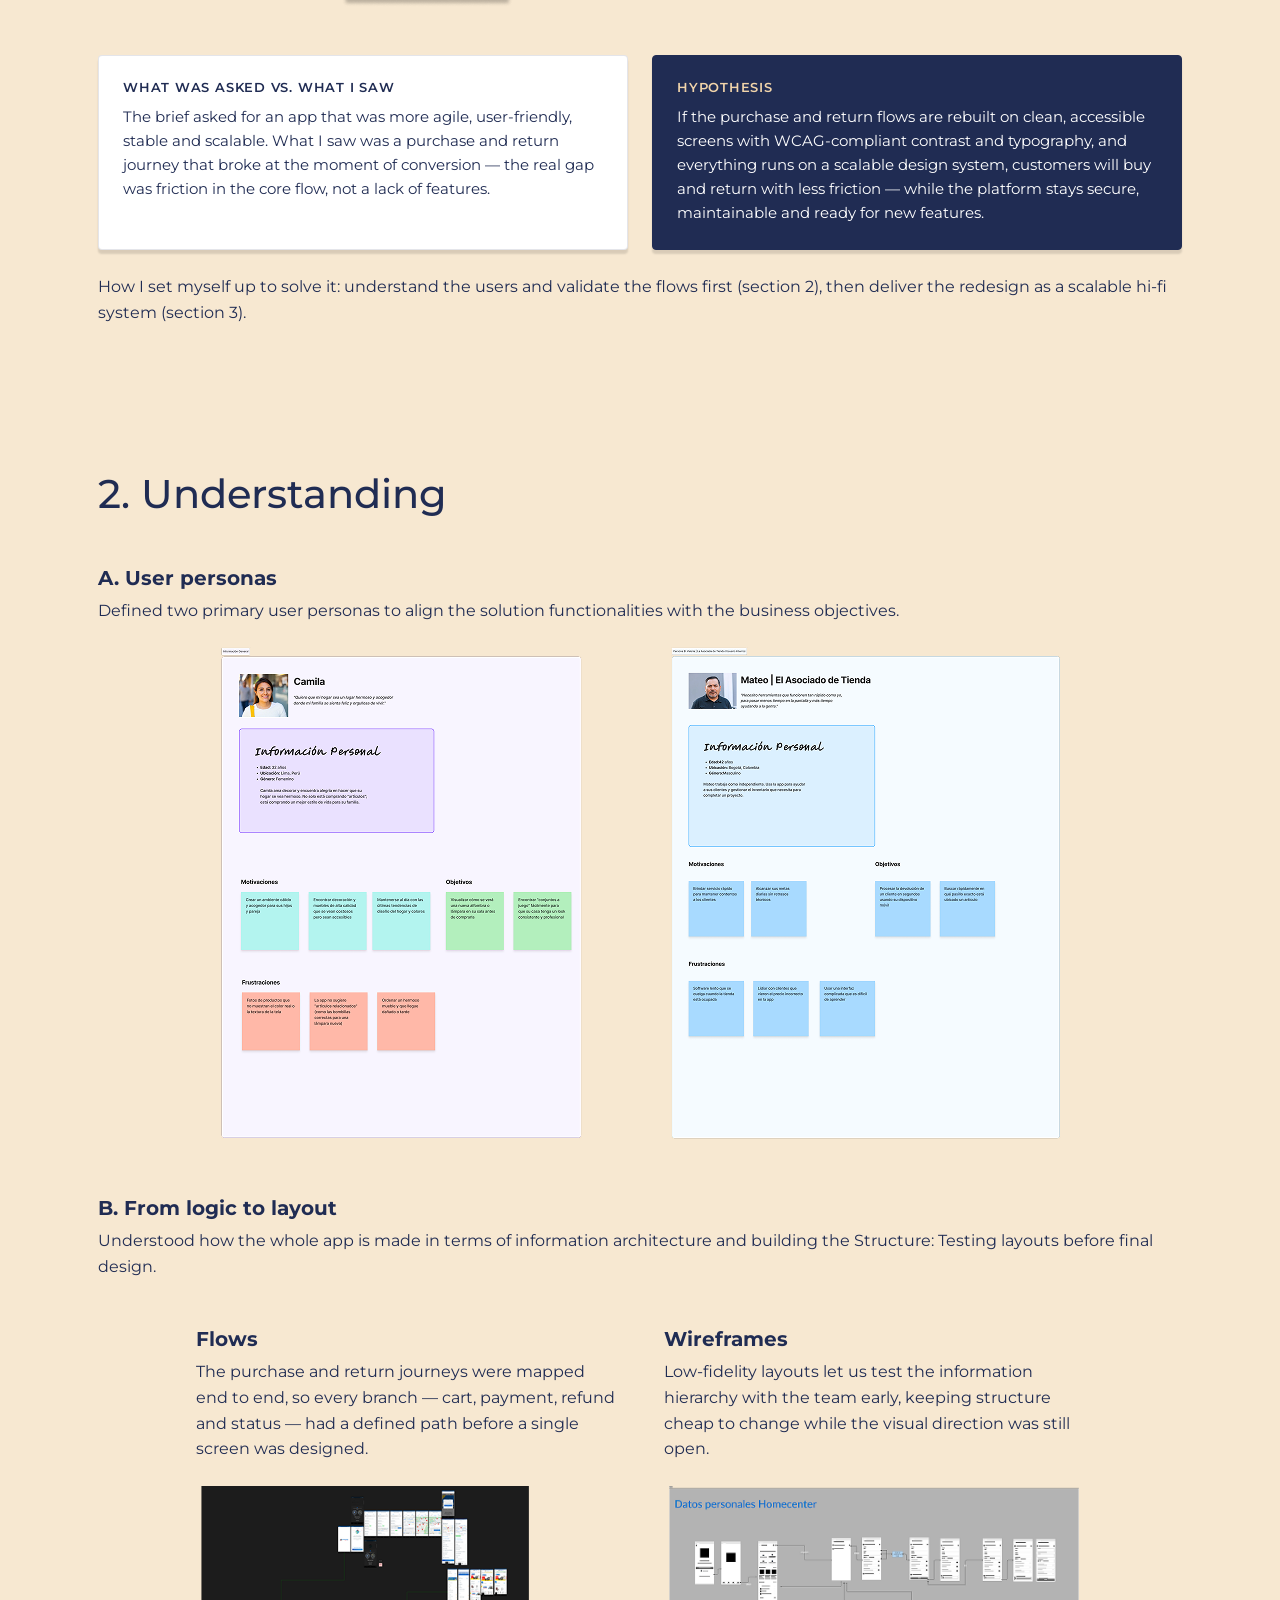
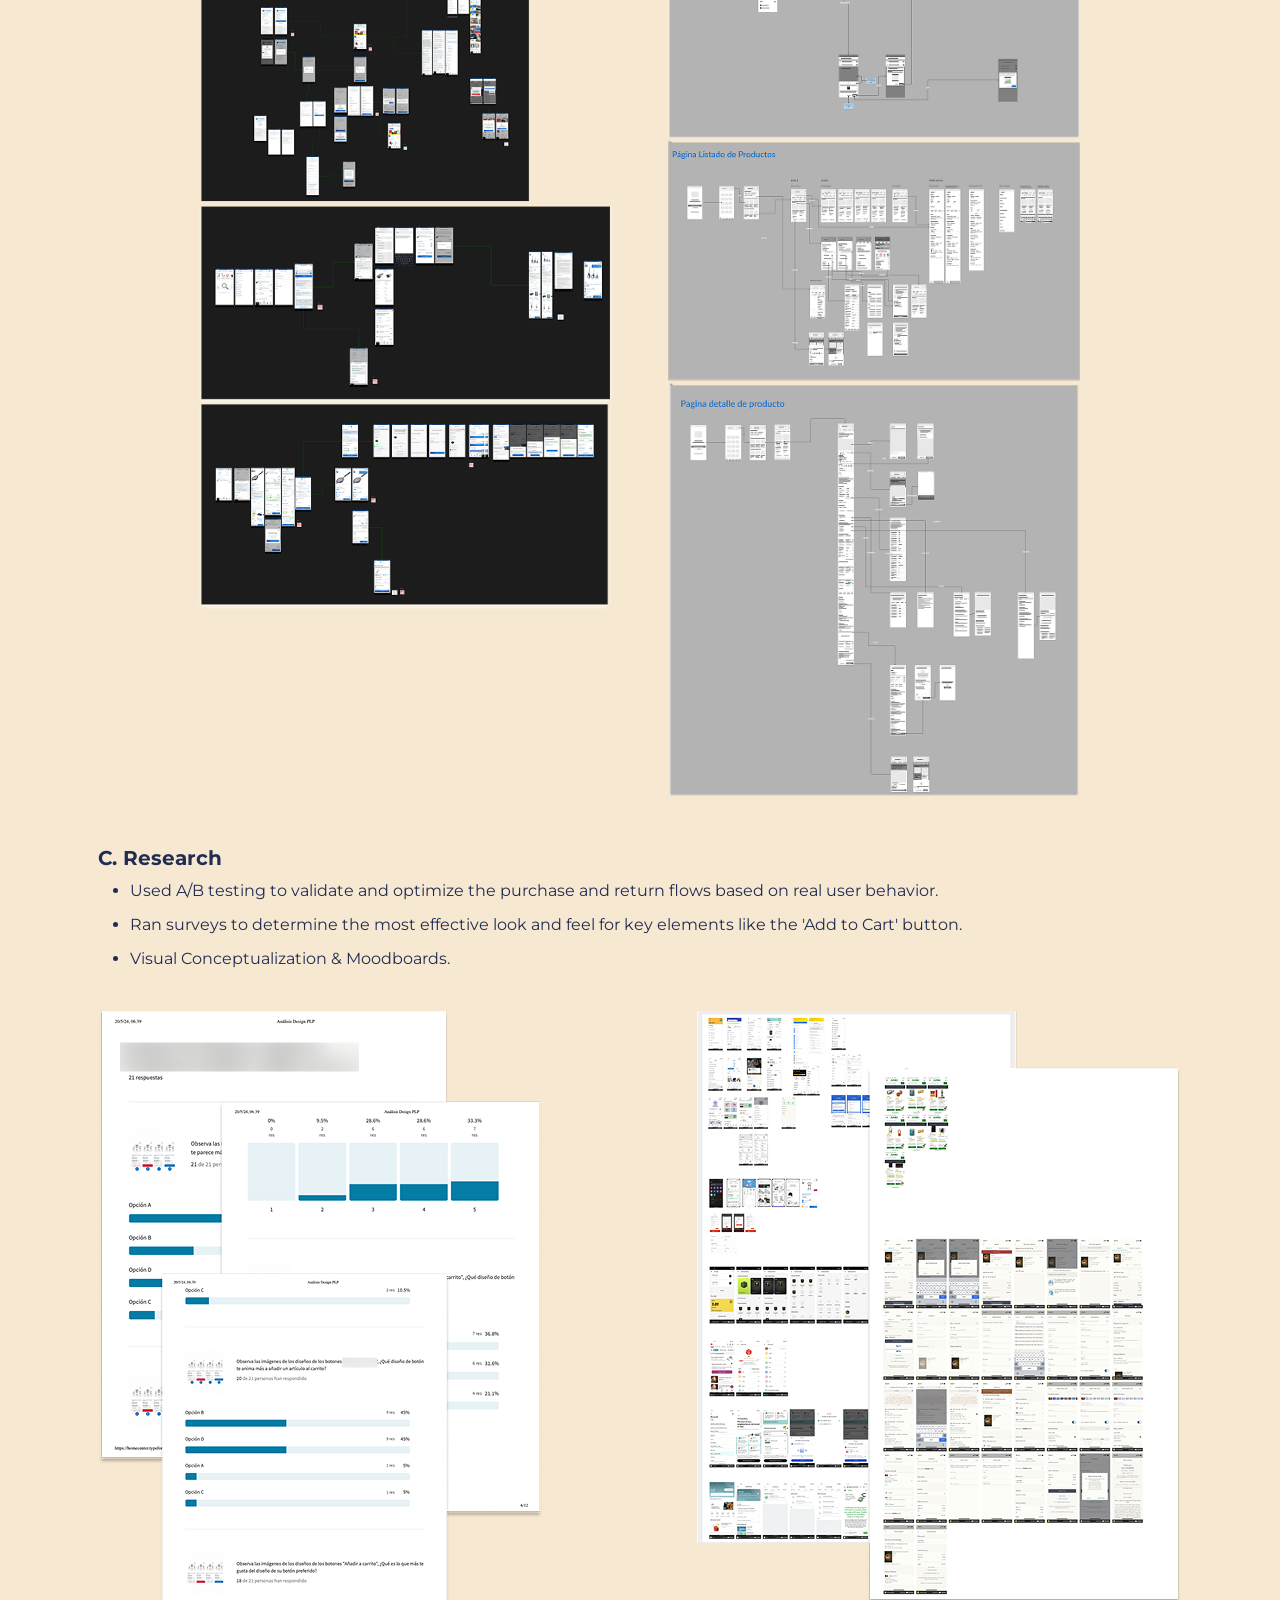
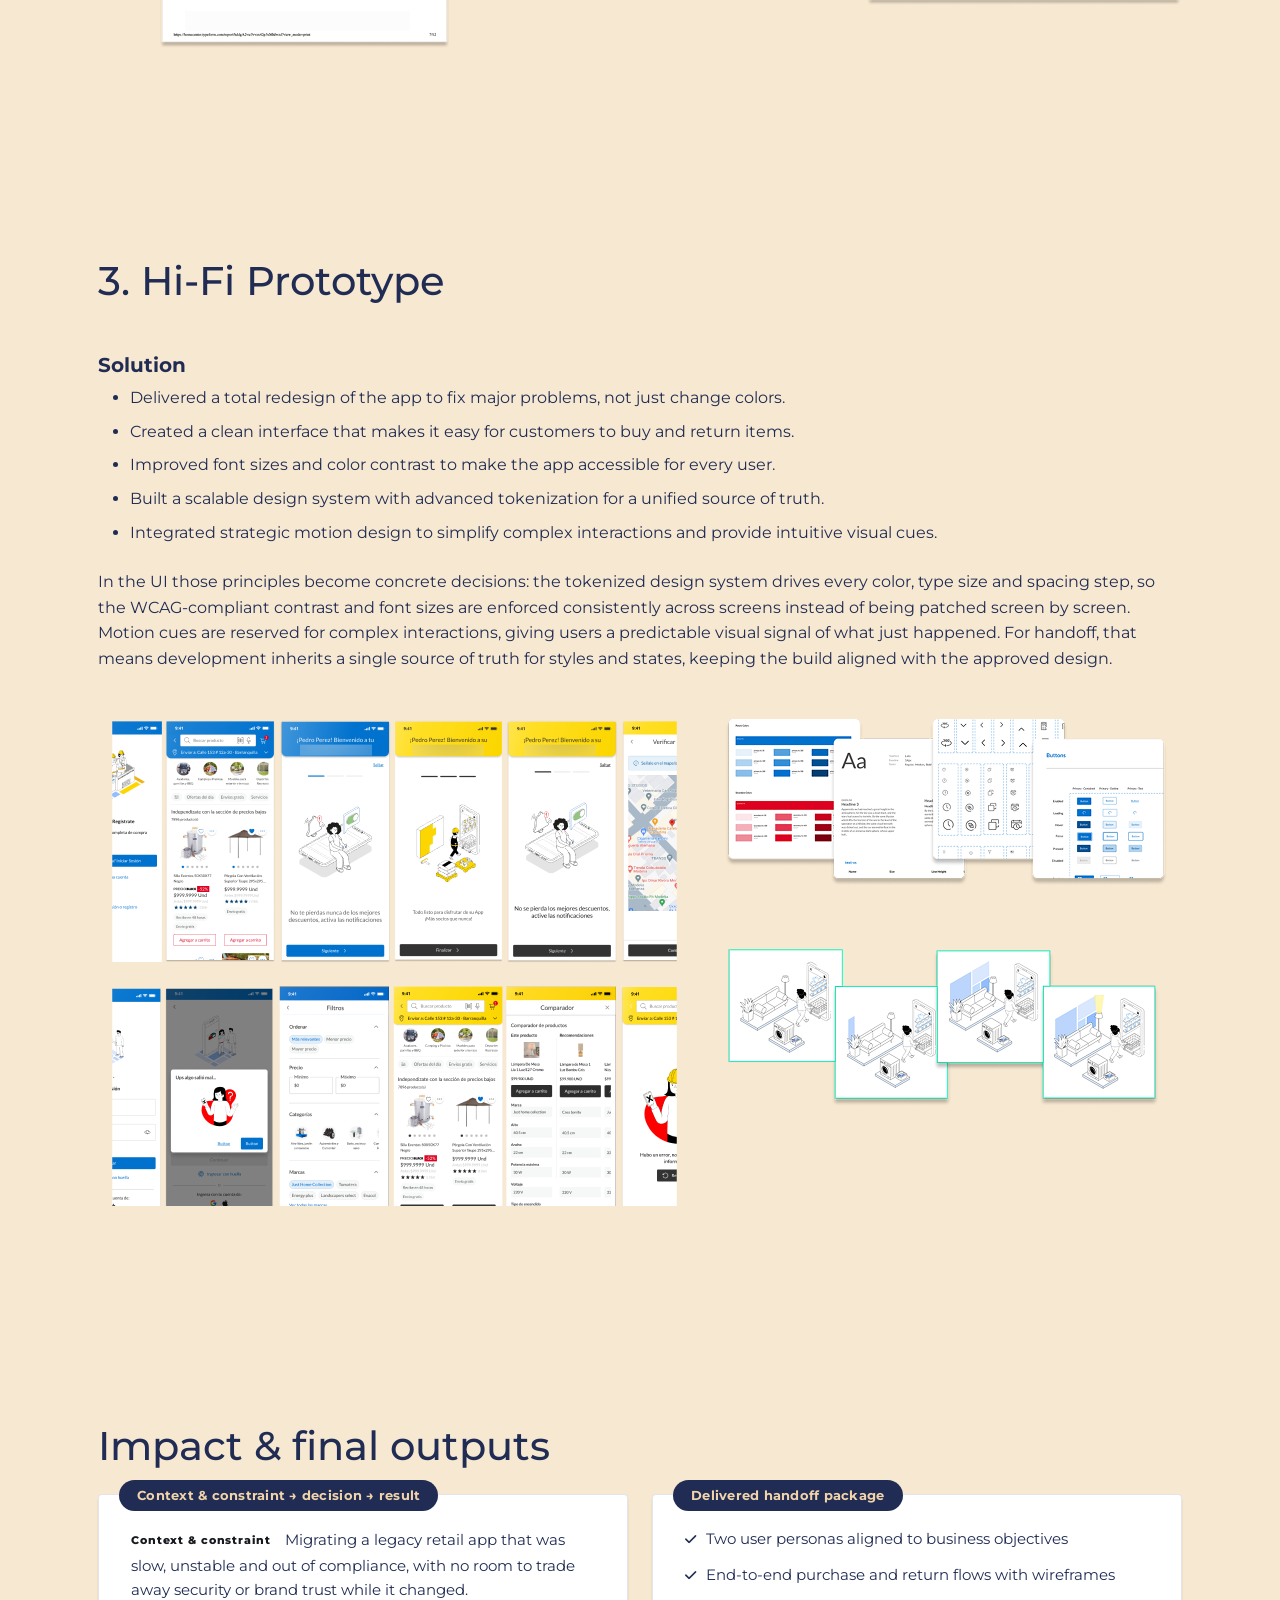
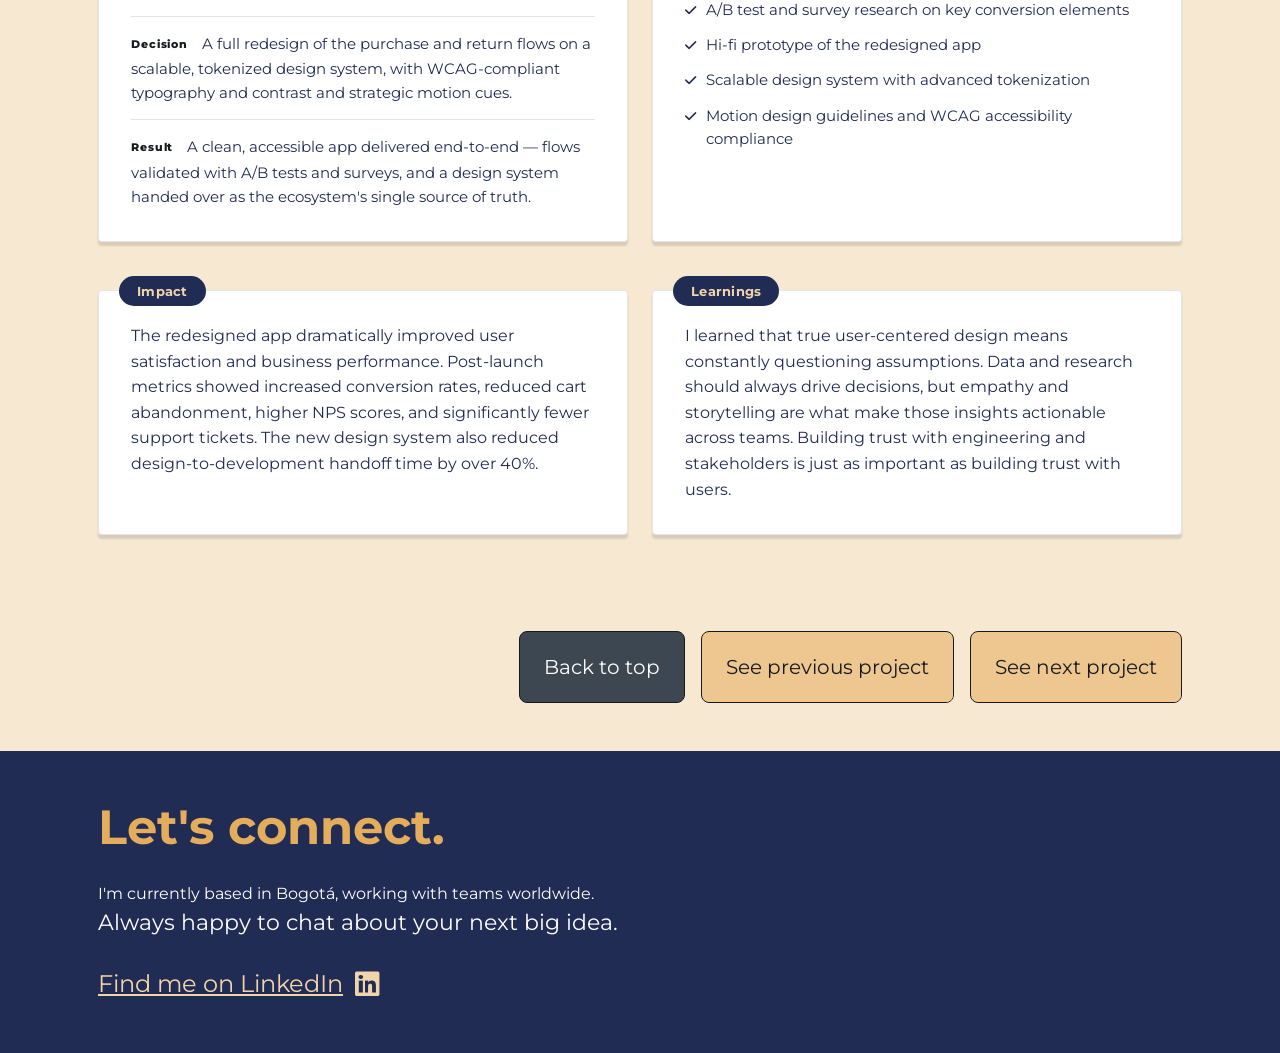
<file: retail-app.html>
<!DOCTYPE html>
<html lang="en">
<head>
    <meta charset="UTF-8">
    <meta name="viewport" content="width=device-width, initial-scale=1.0">
    <title>Retail Project | Carlos Andrés Reyes</title>
    
    <!-- Bootstrap 5.3 CSS -->
    <link href="https://cdn.jsdelivr.net/npm/bootstrap@5.3.2/dist/css/bootstrap.min.css" rel="stylesheet">
    
    <!-- Google Fonts -->
    <link rel="preconnect" href="https://fonts.googleapis.com">
    <link rel="preconnect" href="https://fonts.gstatic.com" crossorigin>
    <link href="https://fonts.googleapis.com/css2?family=Montserrat:wght@400;500;600;700;800;900&family=Poppins:ital,wght@0,400;0,600;1,400;1,500&display=swap" rel="stylesheet">
    
    <!-- Font Awesome -->
    <link rel="stylesheet" href="https://cdnjs.cloudflare.com/ajax/libs/font-awesome/6.5.1/css/all.min.css">
    
    <!-- Custom CSS -->
    <link rel="stylesheet" href="assets/css/style.css">

    <!-- Favicon -->
    <link rel="icon" type="image/png" sizes="96x96" href="assets/favicon/favicon-96x96.png">
    <link rel="icon" type="image/svg+xml" href="assets/favicon/favicon.svg">
    <link rel="shortcut icon" href="assets/favicon/favicon.ico">
    <link rel="apple-touch-icon" sizes="180x180" href="assets/favicon/apple-touch-icon.png">
    <link rel="manifest" href="assets/favicon/site.webmanifest">
    <!-- Google tag (gtag.js) -->
<script async src="https://www.googletagmanager.com/gtag/js?id=G-XY3TN9X7HS"></script>
<script>
  window.dataLayer = window.dataLayer || [];
  function gtag(){dataLayer.push(arguments);}
  gtag('js', new Date());

  gtag('config', 'G-XY3TN9X7HS');
</script>
</head>
<body>
    <!-- Header -->
    <header class="bg-dark-blue sticky-top">
        <div class="container-custom">
            <nav class="navbar navbar-expand-lg navbar-dark py-3">
                <div class="container-fluid px-0">
                    <a class="navbar-brand" href="index.html">
                        <div class="brand-text">
                            <h1 class="brand-name mb-0">Carlos Andrés Reyes</h1>
                            <p class="brand-subtitle mb-0">Senior UX/UI designer</p>
                        </div>
                    </a>
                </div>
            </nav>
        </div>
    </header>

    <!-- Main Content -->
    <main class="bg-beige">
        <!-- Back Link -->
        <div class="container-custom">
            <div class="back-link">
                <a href="index.html#work">
                    <svg width="18" height="18" viewBox="0 0 18 18" fill="none" class="back-arrow">
                        <path d="M9.879 9L6.1665 5.2875L7.227 4.227L12 9L7.227 13.773L6.1665 12.7125L9.879 9Z" fill="#523E21"/>
                    </svg>
                    Back
                </a>
            </div>
        </div>

        <!-- Hero Section -->
        <section class="hero-image-section">
            <div class="container-custom">
                <div class="row align-items-center">
                    <div class="col-lg-6">
                        <div class="project-badge mb-3">
                             <span>Case recreated for confidentiality reasons. The product, data, and findings are fictional; the process and my contribution reflect actual experience.</span>
                        </div>
                        <div class="project-badge mb-3">
                            <i class="fas fa-mobile-alt"></i>
                            <span>Mobile App</span>
                        </div>
                        <h1 class="project-hero-title mb-2">Retail App</h1>
                        <p class="project-hero-year mb-4">2024</p>
                        
                        <div class="project-description">
                            <p>This company is a retail chain specializing in home products, offering everything from tools and construction supplies to furnishings and decorative items. The aim was to create an app that is much more agile, user-friendly, stable, scalable, secure, and easy to maintain.</p>
                            
                            <p class="mt-3"><strong>Role</strong></p>
                            <p>As the UX and Visual Designer, I was responsible for the entire design strategy for this migration. My process was hands-on and focused on turning business goals into a superior user experience — balancing stakeholder expectations with real user needs while coordinating design, engineering and product teams across multiple countries, so every decision stayed data-driven yet flexible enough for local market differences.</p>
                            
                            <p class="mt-3"><strong>Responsibilities</strong></p>
                            <ul>
                                <li>Optimized purchase and return flows to eliminate friction and ensure a high-conversion e-commerce experience.</li>
                                <li>Directed visual conceptualization using strategic moodboards to align brand identity with user expectations.</li>
                                <li>Architected a scalable design system with advanced tokenization as a unified source of truth for the ecosystem.</li>
                                <li>Led the implementation of accessibility guidelines to ensure WCAG compliance and inclusive experiences.</li>
                                <li>Integrated strategic motion design to simplify complex interactions and provide intuitive visual cues.</li>
                                <li>Mentored the UX/UI team to foster a collaborative culture focused on delivering high-impact solutions.</li>
                            </ul>
                        </div>
                    </div>
                    <div class="col-lg-6">
                        <div class="position-relative d-flex justify-content-center">
                            
                            <img src="assets/img/ra-001.png" alt="Retail App Screen" class="img-fluid" >
                            
                        </div>
                    </div>
                </div>
            </div>
        </section>

        <!-- Stage 1: Problem & Hypothesis -->
        <section class="py-5" id="design-problem">
            <div class="container-custom">
                <h2 class="section-stage-title mb-5">1. Problem &amp; Hypothesis</h2>

                <div class="row align-items-center mb-5">
                    <div class="col-lg-6">
                        <div class="text-center">
                            <img src="assets/img/ra-002.png" alt="Problem Statement" class="img-fluid">
                        </div>
                    </div>
                    <div class="col-lg-6">
                        <ul class="subsection-description mb-4">
                            <li class="mb-2">The old app was slow and crashed often, making it very frustrating for the customers.</li>
                            <li class="mb-2">Outdated technology made it impossible to add new features and caused a drop in sales.</li>
                            <li class="mb-2">The app did not meet accessibility standards, making it difficult for many people to use it.</li>
                            <li class="mb-2">Fixing these issues was a top priority to keep the platform secure and protect the brand.</li>
                        </ul>
                    </div>
                </div>

                <div class="row g-4">
                    <div class="col-lg-6">
                        <div class="cs-problem-card">
                            <h3 class="cs-problem-label">What was asked vs. what I saw</h3>
                            <p class="cs-problem-text">The brief asked for an app that was more agile, user-friendly, stable and scalable. What I saw was a purchase and return journey that broke at the moment of conversion — the real gap was friction in the core flow, not a lack of features.</p>
                        </div>
                    </div>
                    <div class="col-lg-6">
                        <div class="cs-problem-card cs-problem-card-hypo">
                            <h3 class="cs-problem-label">Hypothesis</h3>
                            <p class="cs-problem-text">If the purchase and return flows are rebuilt on clean, accessible screens with WCAG-compliant contrast and typography, and everything runs on a scalable design system, customers will buy and return with less friction — while the platform stays secure, maintainable and ready for new features.</p>
                        </div>
                    </div>
                </div>
                <p class="subsection-description mt-4 mb-0">How I set myself up to solve it: understand the users and validate the flows first (section 2), then deliver the redesign as a scalable hi-fi system (section 3).</p>
            </div>
        </section>

        <!-- Stage 2: Understanding -->
        <section class="py-5 my-5">
            <div class="container-custom">
                <h2 class="section-stage-title mb-5">2. Understanding</h2>
                
                <div class="mb-5">
                    <h3 class="subsection-title">A. User personas</h3>
                    <p class="subsection-description mb-4">
                        Defined two primary user personas to align the solution functionalities with the business objectives.
                    </p>
                    <div class="text-center">
                        <img src="assets/img/ra-003.png" alt="User Personas" class="img-fluid">
                    </div>
                </div>

                <div class="mb-5">
                    <h3 class="subsection-title">B. From logic to layout</h3>
                    <p class="subsection-description mb-4">
                        Understood how the whole app is made in terms of information architecture and building the Structure: Testing layouts before final design.

                    </p>
                    
                </div>
                
                    <div class="container-custom">
                       
                        
                        <div class="row g-5 mb-5">
                            <div class="col-lg-6 ">
                                <h3 class="subsection-title">Flows</h3>
                                <p class="subsection-description mb-4">The purchase and return journeys were mapped end to end, so every branch — cart, payment, refund and status — had a defined path before a single screen was designed.</p>
                                <img src="assets/img/ra-004.png" alt="Flow Diagram" class="img-fluid">
                            </div>
                            <div class="col-lg-6 ">
                                <h3 class="subsection-title">Wireframes</h3>
                                <p class="subsection-description mb-4">Low-fidelity layouts let us test the information hierarchy with the team early, keeping structure cheap to change while the visual direction was still open.</p>
                                <img src="assets/img/ra-005.png" alt="Flow Diagram" class="img-fluid">
                            </div>                            
                        </div>    
                    </div>
                    <div class="mb-5">
                        <h3 class="subsection-title">C. Research</h3>
                        <ul class="subsection-description mb-4">
                                <li class="mb-2">Used A/B testing to validate and optimize the purchase and return flows based on real user behavior.                                  
                                    </li>
                                <li class="mb-2">Ran surveys to determine the most effective look and feel for key elements like the 'Add to Cart' button. </li>
                                <li class="mb-2">Visual Conceptualization & Moodboards.</li>
                               
                            </ul>
                        <div class="row g-4">
                            
                            <div class="col-md-12">
                                <img src="assets/img/ra-006.png" alt="research" class="img-fluid">
                            </div>
                        </div>
                    </div>


            </div>
        </section>

        <!-- Stage 3: Hi-Fi Prototype -->
        <section class="py-5 my-5">
            <div class="container-custom">
                <h2 class="section-stage-title mb-5">3. Hi-Fi Prototype</h2>
                
                <div class="mb-5">
                    <h3 class="subsection-title">Solution</h3>
                    <ul class="subsection-description mb-4">
                            <li class="mb-2">Delivered a total redesign of the app to fix major problems, not just change colors.</li>
                            <li class="mb-2">Created a clean interface that makes it easy for customers to buy and return items.</li>
                            <li class="mb-2">Improved font sizes and color contrast to make the app accessible for every user.</li>
                            <li class="mb-2">Built a scalable design system with advanced tokenization for a unified source of truth.</li>
                            <li class="mb-2">Integrated strategic motion design to simplify complex interactions and provide intuitive visual cues.</li>
                        </ul>
                    <p class="subsection-description mb-4">
                        In the UI those principles become concrete decisions: the tokenized design system drives every color, type size and spacing step, so the WCAG-compliant contrast and font sizes are enforced consistently across screens instead of being patched screen by screen. Motion cues are reserved for complex interactions, giving users a predictable visual signal of what just happened. For handoff, that means development inherits a single source of truth for styles and states, keeping the build aligned with the approved design.
                    </p>
                    <div class="row g-4">
                        <div class="col-md-12">
                            <img src="assets/img/ra-007.png" alt="Hi-Fi solution screens for the redesigned purchase and return flows" class="img-fluid">
                        </div>
                       
                    </div>
                </div>

                
            </div>
        </section>

        

        <!-- Impact & Final Outputs Section (unified closing) -->
        <section class="py-5" id="impact-outputs">
            <div class="container-custom">
                <h2 class="section-heading">Impact &amp; final outputs</h2>

                <!-- End-to-end story + what was delivered -->
                <div class="row g-4 mb-5">
                    <div class="col-lg-6">
                        <div class="cs-outputs">
                            <p class="cs-outputs-chip">Context &amp; constraint → decision → result</p>
                            <div class="cs-trace">
                                <p class="cs-trace-step"><span class="mt-tag mt-tag-flush">Context &amp; constraint</span> Migrating a legacy retail app that was slow, unstable and out of compliance, with no room to trade away security or brand trust while it changed.</p>
                                <p class="cs-trace-step"><span class="mt-tag mt-tag-flush">Decision</span> A full redesign of the purchase and return flows on a scalable, tokenized design system, with WCAG-compliant typography and contrast and strategic motion cues.</p>
                                <p class="cs-trace-step"><span class="mt-tag mt-tag-flush">Result</span> A clean, accessible app delivered end-to-end — flows validated with A/B tests and surveys, and a design system handed over as the ecosystem's single source of truth.</p>
                            </div>
                        </div>
                    </div>
                    <div class="col-lg-6">
                        <div class="cs-outputs">
                            <p class="cs-outputs-chip">Delivered handoff package</p>
                            <ul class="cs-outputs-list">
                                <li><i class="fas fa-check"></i> Two user personas aligned to business objectives</li>
                                <li><i class="fas fa-check"></i> End-to-end purchase and return flows with wireframes</li>
                                <li><i class="fas fa-check"></i> A/B test and survey research on key conversion elements</li>
                                <li><i class="fas fa-check"></i> Hi-fi prototype of the redesigned app</li>
                                <li><i class="fas fa-check"></i> Scalable design system with advanced tokenization</li>
                                <li><i class="fas fa-check"></i> Motion design guidelines and WCAG accessibility compliance</li>
                            </ul>
                        </div>
                    </div>
                </div>

                <!-- Effect + lessons -->
                <div class="row g-4">
                    <div class="col-lg-6">
                        <div class="cs-outputs">
                            <h3 class="cs-outputs-chip">Impact</h3>
                            <p class="section-text">
                            The redesigned app dramatically improved user satisfaction and business performance. Post-launch metrics showed increased conversion rates, reduced cart abandonment, higher NPS scores, and significantly fewer support tickets. The new design system also reduced design-to-development handoff time by over 40%.
                            </p>
                        </div>
                    </div>
                    <div class="col-lg-6">
                        <div class="cs-outputs">
                            <h3 class="cs-outputs-chip">Learnings</h3>
                            <p class="section-text">
                            I learned that true user-centered design means constantly questioning assumptions. Data and research should always drive decisions, but empathy and storytelling are what make those insights actionable across teams. Building trust with engineering and stakeholders is just as important as building trust with users.
                            </p>
                        </div>
                    </div>
                </div>
            </div>
        </section>

        <!-- Navigation Buttons -->
        <section class="py-5">
            <div class="container-custom">
                <div class="d-flex justify-content-end gap-3 flex-wrap">
                    <a href="#" class="btn-secondary-custom back-to-top">Back to top</a>
                    <a href="chainSync.html" class="btn-primary-custom">See previous project</a>
                    <a href="op-platform.html" class="btn-primary-custom">See next project</a>
                </div>
            </div>
        </section>
    </main>

    <!-- Footer -->
    <footer class="footer bg-dark-blue">
        <div class="container-custom">
            <div class="py-5">
                <h2 class="footer-title">Let's connect.</h2>
                <div class="footer-content mt-4">
                    <p class="footer-text">I'm currently based in Bogotá, working with teams worldwide.</p>
                    <p class="footer-highlight">Always happy to chat about your next big idea.</p>
                </div>
                <div class="footer-links mt-4">
                    <a href="https://www.linkedin.com/in/carlosandresreyes" target="_blank" class="footer-link">
                        Find me on LinkedIn
                    </a>
                    <a href="https://www.linkedin.com/in/carlosandresreyes" target="_blank" class="footer-icon">
                        <i class="fab fa-linkedin"></i>
                    </a>
                </div>
            </div>
        </div>
    </footer>

    <!-- Bootstrap 5 JS -->
    <script src="https://cdn.jsdelivr.net/npm/bootstrap@5.3.2/dist/js/bootstrap.bundle.min.js"></script>
    
    <!-- Custom JS -->
    <script src="assets/js/main.js"></script>
</body>
</html>
</file>
<file: assets/css/style.css>
/* ============================================
   CSS Variables & Root Styles
   ============================================ */
:root {
    --color-beige: #f7e8d1;
    --color-dark-blue: #202c53;
    --color-gold: #edc78f;
    --color-gold-dark: #e4ad5b;
    --color-gold-light: #f1d4aa;
    --color-text-dark: #03045e;
    --color-text-medium: #4c67c2;
    --color-brown: #523e21;
    --color-brown-gold: #9b763e;
    --color-dark-gray: #3d4752;
    --color-white: #ffffff;
    
    --font-montserrat: 'Montserrat', sans-serif;
    --font-poppins: 'Poppins', sans-serif;
}

/* ============================================
   Global Styles
   ============================================ */
* {
    margin: 0;
    padding: 0;
    box-sizing: border-box;
}

body {
    font-family: var(--font-montserrat);
    background-color: var(--color-beige);
    color: var(--color-dark-blue);
    overflow-x: hidden;
}

html {
    scroll-behavior: smooth;
}

/* ============================================
   Typography
   ============================================ */
h1, h2, h3, h4, h5, h6 {
    font-family: var(--font-montserrat);
    font-weight: 700;
}

p {
    margin-bottom: 0;
}

/* ============================================
   Custom Container
   ============================================ */
.container-custom {
    max-width: 1280px;
    margin: 0 auto;
    padding-left: 98px;
    padding-right: 98px;
}

@media (max-width: 1024px) {
    .container-custom {
        padding-left: 48px;
        padding-right: 48px;
    }
}

@media (max-width: 768px) {
    .container-custom {
        padding-left: 24px;
        padding-right: 24px;
    }
}

/* ============================================
   Header Styles
   ============================================ */
.bg-dark-blue {
    background-color: var(--color-dark-blue) !important;
}

.navbar-brand {
    padding: 0;
}

.brand-text {
    color: var(--color-white);
}

.brand-name {
    font-size: 32px;
    font-weight: 700;
    line-height: 1.2;
}

.brand-subtitle {
    font-size: 14px;
    font-weight: 400;
}

.navbar-nav .nav-link {
    font-size: 14px;
    font-weight: 500;
    color: var(--color-white) !important;
    transition: all 0.3s ease;
    position: relative;
}

.navbar-nav .nav-link:hover {
    transform: translateY(-2px);
}

.navbar-nav .nav-link.active {
    font-weight: 600;
}

/* ============================================
   Hero Section
   ============================================ */
.hero-section {
    min-height: calc(100vh - 108px);
    display: flex;
    align-items: center;
}

.hero-greeting {
    font-size: 28px;
    font-weight: 400;
    color: var(--color-dark-blue);
    margin-bottom: 0;
}

.hero-title {
    font-size: 75px;
    font-weight: 700;
    line-height: 1.02;
    color: var(--color-dark-blue);
    margin: 3px 0;
}

.hero-location {
    font-size: 28px;
    font-weight: 400;
    color: var(--color-dark-blue);
    margin-top: 0;
}

/* Profile Image */
.profile-container {
    display: flex;
    justify-content: center;
    align-items: center;
}

.profile-circle {
    width: 331px;
    height: 331px;
    border-radius: 50%;
    position: relative;
    overflow: hidden;
    border: 4.4px solid #C0914C;
    background: linear-gradient(135deg, #fcfcfc 36.4%, #e7e7e7 79.84%);
}

.profile-image {
    width: 100%;
    height: 100%;
    object-fit: cover;
    position: relative;
    z-index: 1;
}

/* ============================================
   About Section
   ============================================ */
.about-section {
    padding-top: 80px !important;
    padding-bottom: 80px !important;
}

.section-title {
    font-size: 100px;
    font-weight: 700;
    color: var(--color-dark-blue);
    line-height: 1.16;
    margin-bottom: 32px;
}

.about-description {
    font-size: 24px;
    line-height: 1.6;
    color: var(--color-dark-blue);
    font-weight: 400;
}

/* Experience Timeline */
.experience-timeline {
    position: relative;
}

.timeline-item {
    position: relative;
    padding-left: 31px;
    margin-bottom: 52px;
}

.timeline-dot {
    position: absolute;
    left: 0;
    top: 13px;
    width: 13px;
    height: 13px;
    background-color: #3D549D;
    border-radius: 50%;
}

.timeline-content {
    padding-left: 20px;
}

.experience-title {
    font-size: 24px;
    font-weight: 700;
    color: var(--color-dark-blue);
    margin-bottom: 4px;
}

.experience-role {
    font-size: 20px;
    font-weight: 500;
    font-style: italic;
    color: var(--color-dark-blue);
    margin-bottom: 20px;
    font-family: var(--font-poppins);
}

.experience-description {
    font-size: 24px;
    line-height: 1.6;
    color: var(--color-dark-blue);
    font-weight: 400;
}

/* Skills Section */
.skills-section {
    margin-top: 48px;
}

.skills-title {
    font-size: 24px;
    font-weight: 700;
    color: var(--color-dark-blue);
    margin-bottom: 16px;
}

.skills-list {
    font-size: 24px;
    line-height: 1.6;
    color: var(--color-dark-blue);
    list-style-type: disc;
    padding-left: 24px;
}

.skills-description {
    font-size: 24px;
    line-height: 1.6;
    color: var(--color-dark-blue);
}

/* Custom Button */
.btn-custom {
    background-color: var(--color-gold);
    border: 1px solid #161a1e;
    border-radius: 6px;
    padding: 12px 24px;
    font-size: 20px;
    font-weight: 400;
    color: #161a1e;
    text-decoration: none;
    display: inline-block;
    position: relative;
    transition: all 0.3s ease;
}

.btn-custom::before {
    content: '';
    position: absolute;
    top: 7px;
    left: 6px;
    right: -7px;
    bottom: -7px;
    background-color: var(--color-gold);
    border-radius: 6px;
    z-index: -1;
}

.btn-custom:hover {
    transform: translateY(-2px);
    box-shadow: 0 4px 12px rgba(0, 0, 0, 0.15);
}

/* ============================================
   Work Section
   ============================================ */
.work-section {
    padding-top: 80px !important;
    padding-bottom: 80px !important;
}

.project-card {
    display: block;
    transition: transform 0.3s ease;
}

.project-card:hover {
    transform: translateY(-8px);
}

.project-image-container {
    width: 100%;
    height: 372px;
    background-color: #f5ee84;
    border-radius: 4px;
    overflow: hidden;
    position: relative;
}

.project-image {
    width: 100%;
    height: 100%;
    object-fit: cover;
}

.project-info {
    padding-top: 16px;
}

.project-date {
    font-size: 15px;
    font-style: italic;
    color: var(--color-text-dark);
    font-family: var(--font-poppins);
    margin-bottom: 4px;
}

.project-type {
    display: flex;
    align-items: center;
    gap: 8px;
    font-size: 16px;
    color: var(--color-text-dark);
    margin-bottom: 4px;
}

.project-type i {
    color: #c0914c;
    font-size: 14px;
}

.project-title {
    font-size: 24px;
    font-weight: 600;
    color: var(--color-text-dark);
    font-family: var(--font-poppins);
    margin: 0;
}

/* ============================================
   Footer Styles
   ============================================ */
.footer {
    background-color: var(--color-dark-blue);
    color: var(--color-white);
}

.footer-title {
    font-size: 48px;
    font-weight: 700;
    color: var(--color-gold-dark);
}

.footer-text {
    font-size: 16px;
    line-height: 1.6;
    color: var(--color-white);
}

.footer-highlight {
    font-size: 22px;
    color: var(--color-white);
    font-weight: 400;
}

.footer-links {
    display: flex;
    gap: 12px;
    align-items: center;
}

.footer-link {
    font-size: 24px;
    color: var(--color-gold-light);
    text-decoration: underline;
    transition: color 0.3s ease;
}

.footer-link:hover {
    color: var(--color-gold);
}

.footer-icon {
    font-size: 28px;
    color: var(--color-gold-light);
    transition: color 0.3s ease;
}

.footer-icon:hover {
    color: var(--color-gold);
}

/* ============================================
   Project Pages Styles
   ============================================ */
.back-link {
    padding: 20px 0;
}

.back-link a {
    display: flex;
    align-items: center;
    gap: 8px;
    text-decoration: none;
    color: var(--color-brown);
    font-size: 20px;
    font-weight: 500;
    transition: all 0.3s ease;
}

.back-link a:hover {
    transform: translateX(-4px);
}

.back-arrow {
    width: 18px;
    height: 18px;
    transform: rotate(180deg) scaleY(-1);
}

.hero-image-section {
    padding: 24px 0;
}

.hero-shape-container {
    position: relative;
    width: 525px;
    height: 527px;
}

.hero-shape-bg {
    fill: var(--color-gold);
}

.hero-screenshot {
    position: absolute;
    box-shadow: 0px 4px 4px rgba(228, 173, 91, 1);
}

.project-badge {
    display: inline-flex;
    align-items: center;
    gap: 8px;
    font-size: 16px;
    color: var(--color-text-dark);
}

.project-badge i {
    color: var(--color-brown-gold);
    font-size: 14px;
}

.project-hero-title {
    font-size: 40px;
    font-weight: 700;
    color: var(--color-dark-blue);
}

.project-hero-year {
    font-size: 14px;
    font-weight: 500;
    color: var(--color-text-medium);
}

.project-description {
    font-size: 16px;
    line-height: 1.6;
    color: var(--color-dark-blue);
}

.project-description strong {
    font-weight: 700;
}

.section-stage-title {
    font-size: 40px;
    font-weight: 500;
    color: var(--color-dark-blue);
}

.subsection-title {
    font-size: 20px;
    font-weight: 700;
    color: var(--color-dark-blue);
    margin-bottom: 8px;
}

.subsection-description {
    font-size: 16px;
    line-height: 1.6;
    color: var(--color-dark-blue);
}

.project-image-full {
    width: 100%;
    height: auto;
    box-shadow: 0 4px 4px rgba(0, 0, 0, 0.25);
}

.btn-secondary-custom {
    background-color: var(--color-dark-gray);
    border: 1px solid #161a1e;
    border-radius: 8px;
    padding: 20px 24px;
    font-size: 20px;
    color: var(--color-white);
    text-decoration: none;
    display: inline-block;
    position: relative;
    transition: all 0.3s ease;
}

.btn-secondary-custom::before {
    content: '';
    position: absolute;
    top: 7px;
    left: 6px;
    right: -7px;
    bottom: -7px;
    background-color: var(--color-dark-gray);
    border-radius: 8px;
    z-index: -1;
}

.btn-primary-custom {
    background-color: var(--color-gold);
    border: 1px solid #161a1e;
    border-radius: 8px;
    padding: 20px 24px;
    font-size: 20px;
    color: #161a1e;
    text-decoration: none;
    display: inline-block;
    position: relative;
    transition: all 0.3s ease;
}

.btn-primary-custom::before {
    content: '';
    position: absolute;
    top: 7px;
    left: 6px;
    right: -7px;
    bottom: -7px;
    background-color: var(--color-gold);
    border-radius: 8px;
    z-index: -1;
}

.btn-secondary-custom:hover,
.btn-primary-custom:hover {
    transform: translateY(-2px);
}

/* Challenge, Impact, Learnings Sections */
.challenge-section,
.impact-section,
.learnings-section {
    padding: 32px 0;
}

.section-heading {
    font-size: 40px;
    font-weight: 500;
    color: var(--color-dark-blue);
    text-align: left;
    margin-bottom: 24px;
}

.section-text {
    font-size: 16px;
    line-height: 1.6;
    color: var(--color-dark-blue);
}

/* ============================================
   Responsive Design
   ============================================ */
@media (max-width: 992px) {
    .hero-title {
        font-size: 60px;
    }
    
    .section-title {
        font-size: 80px;
    }
    
    .about-description,
    .experience-description,
    .skills-list,
    .skills-description {
        font-size: 20px;
    }
    
    .profile-circle {
        width: 280px;
        height: 280px;
    }
}

@media (max-width: 768px) {
    .hero-greeting,
    .hero-location {
        font-size: 24px;
    }
    
    .hero-title {
        font-size: 48px;
    }
    
    .section-title {
        font-size: 60px;
    }
    
    .brand-name {
        font-size: 24px;
    }
    
    .footer-title {
        font-size: 36px;
    }
    
    .about-description,
    .experience-description,
    .skills-list,
    .skills-description {
        font-size: 18px;
    }
    
    .experience-title {
        font-size: 20px;
    }
    
    .experience-role {
        font-size: 18px;
    }
    
    .profile-circle {
        width: 240px;
        height: 240px;
    }
    
    .project-image-container {
        height: 280px;
    }
    
    .section-stage-title,
    .section-heading {
        font-size: 32px;
    }
}

@media (max-width: 576px) {
    .hero-title {
        font-size: 36px;
    }
    
    .section-title {
        font-size: 48px;
    }
    
    .hero-section {
        min-height: auto;
    }
    
    .profile-circle {
        width: 200px;
        height: 200px;
    }
    
    .footer-title {
        font-size: 28px;
    }
    
    .project-image-container {
        height: 240px;
    }
}

/* ============================================
   Utility Classes
   ============================================ */
.bg-beige {
    background-color: var(--color-beige) !important;
}

.text-gold {
    color: var(--color-gold) !important;
}

.text-dark-blue {
    color: var(--color-dark-blue) !important;
}

/* Smooth Transitions */
a,
button,
.project-card,
.nav-link {
    transition: all 0.3s ease;
}

/* ============================================
   Ripple Effect Animation
   ============================================ */
.ripple-effect {
    position: absolute;
    border-radius: 50%;
    background-color: rgba(255, 255, 255, 0.6);
    pointer-events: none;
    transform: scale(0);
    animation: ripple-animation 0.6s ease-out;
}

@keyframes ripple-animation {
    to {
        transform: scale(4);
        opacity: 0;
    }
}

/* Enhanced Button Transitions */
.btn-primary-custom,
.btn-secondary-custom,
.project-card {
    position: relative;
    overflow: hidden;
    transition: all 0.3s cubic-bezier(0.4, 0, 0.2, 1);
    will-change: transform;
}

.btn-primary-custom:hover,
.btn-secondary-custom:hover {
    box-shadow: 0 8px 16px rgba(155, 118, 62, 0.3);
}

.btn-primary-custom:active,
.btn-secondary-custom:active {
    transform: translateY(-2px) scale(0.98) !important;
}

/* ============================================
   AOS Animation Overrides
   ============================================ */
[data-aos] {
    pointer-events: auto;
}

.aos-animate {
    pointer-events: auto;
}

/* Smooth transition for language changes */
body {
    transition: opacity 0.15s ease-in-out;
}

/* ============================================
   Mirror Testing — Evidence Module
   ============================================ */
.mt-panel {
    background-color: var(--color-white);
    border: 1px solid rgba(32, 44, 83, 0.12);
    border-radius: 4px;
    box-shadow: 0 4px 2px rgba(0, 0, 0, 0.12);
    padding: 32px;
}

/* ============================================================
   DESIGN RULE — CHIPS ARE TEXT-ONLY (portfolio-wide)
   Applies to every chip: .mt-chip, .cs-tag and any future chip.
   Markup: <span class="mt-chip">Label text</span>
   Never put icons (<i>) inside a chip — chips are plain text
   labels. The guard below hides icons so the pill always stays
   clean, even if one slips into the markup later.
   ============================================================ */
.mt-chip {
    display: inline-flex;
    align-items: center;
    gap: 6px;
    background-color: var(--color-dark-blue);
    border-radius: 100px;
    padding: 6px 12px;
    margin-bottom: 16px;
    font-size: 13px;
    font-weight: 600;
    line-height: 19.5px;
    color: var(--color-gold-light);
}

.mt-chip i {
    font-size: 13px;
    color: var(--color-gold-light);
}

/* Rule guard — chips stay text-only even if an icon slips in */
.mt-chip i,
.cs-tag i { display: none; }

/* Mini Setup */
.mt-setup {
    background-color: var(--color-beige);
    border: 1px dashed rgba(82, 62, 33, 0.4);
    border-radius: 4px;
    padding: 24px;
}

.mt-node {
    background-color: var(--color-white);
    border: 1px solid #161a1e;
    border-radius: 4px;
    padding: 14px 16px;
}

.mt-node.node-mirror {
    background-color: #fffaf2;
    border-color: var(--color-gold-dark);
}

.mt-node-label {
    font-size: 11px;
    font-weight: 700;
    letter-spacing: 0.88px;
    text-transform: uppercase;
    line-height: 16.5px;
    color: var(--color-text-medium);
}

.mt-node-title {
    font-size: 15px;
    font-weight: 700;
    line-height: 22.5px;
    color: var(--color-dark-blue);
    margin-top: 4px;
}

.mt-node-sub {
    font-family: var(--font-poppins);
    font-size: 12px;
    line-height: 18px;
    color: var(--color-dark-gray);
}

.mt-link {
    display: flex;
    align-items: center;
    justify-content: center;
    gap: 8px;
    padding: 6px 0;
}

.mt-link-line {
    flex: 1;
    height: 1px;
    background-color: rgba(155, 118, 62, 0.5);
}

.mt-link-char {
    font-family: var(--font-poppins);
    font-weight: 600;
    font-size: 14px;
    line-height: 21px;
    color: var(--color-brown-gold);
}

.mt-setup-note {
    margin-top: 16px;
    font-size: 16px;
    line-height: 25.6px;
    color: var(--color-dark-blue);
}

/* Version tags */
.mt-tag {
    display: inline-flex;
    align-items: center;
    justify-content: center;
    background-color: transparent;
    color: #161a1e;
    border-radius: 4px;
    padding: 5px 10px;
    margin-bottom: 16px;
    font-size: 11px;
    font-weight: 800;
    letter-spacing: 0.88px;
    text-transform: uppercase;
    line-height: 16.5px;
}

/* Section titles (mt-tag) flush with the left edge, in Title Case */
.mt-tag-flush {
    padding-left: 0;
    text-transform: none;
}

/* Phone mockup (light app-screenshot frame) */
.mt-phone {
    position: relative;
    width: 232px;
    max-width: 100%;
    margin: 0 auto;
    background-color: var(--color-white);
    border: 1px solid rgba(32, 44, 83, 0.14);
    border-radius: 24px;
    padding: 8px;
    box-shadow: 0 10px 18px rgba(3, 4, 94, 0.14);
    overflow: hidden;
}

.mt-screen-img {
    display: block;
    width: 100%;
    height: auto;
    border-radius: 18px;
    border: 1px solid rgba(32, 44, 83, 0.10);
}

/* Captions */
.mt-caption {
    margin-top: 18px;
    font-size: 14px;
    line-height: 22.4px;
    color: var(--color-dark-blue);
    text-align: left;
}

.mt-caption strong {
    display: block;
    font-size: 15px;
    font-weight: 700;
    line-height: 24px;
    padding-bottom: 4px;
    margin-bottom: 4px;
}

@media (max-width: 768px) {
    .mt-panel { padding: 20px; }
    .mt-setup { padding: 16px; }
    .mt-setup-note { font-size: 15px; }
}

/* =============================================
   Design System Spec Card — section C evidence
   (Figma node 4048:582)
   ============================================= */
.sc-card {
    background-color: #201f29;
    border-radius: 12px;
    overflow: hidden;
    box-shadow: 0 14px 30px rgba(3, 4, 94, 0.18);
}

.sc-header {
    display: flex;
    align-items: center;
    justify-content: space-between;
    flex-wrap: wrap;
    gap: 10px;
    background-color: #1c1b22;
    padding: 16px 24px;
}

.sc-title {
    font-family: 'Montserrat', sans-serif;
    font-weight: 800;
    font-size: 15px;
    letter-spacing: 0.6px;
    text-transform: uppercase;
    color: var(--color-gold);
}

.sc-meta {
    font-family: 'Poppins', sans-serif;
    font-size: 11px;
    color: #8f9ac0;
}

.sc-body {
    padding: 24px;
}

.sc-section-title {
    display: flex;
    align-items: center;
    gap: 16px;
    margin: 0 0 18px;
    font-family: 'Montserrat', sans-serif;
    font-weight: 800;
    font-size: 11px;
    letter-spacing: 0.9px;
    text-transform: uppercase;
    color: #e4ad5b;
    white-space: nowrap;
}

.sc-section-title::after {
    content: "";
    flex: 1;
    height: 1px;
    background-color: rgba(255, 255, 255, 0.12);
}

/* Color & Contrast rows */
.sc-color-row {
    display: flex;
    align-items: center;
    gap: 14px;
    margin-bottom: 16px;
}

.sc-color-row:last-child { margin-bottom: 0; }

.sc-swatch {
    flex-shrink: 0;
    width: 44px;
    height: 44px;
    border-radius: 6px;
    border: 1px solid rgba(255, 255, 255, 0.08);
}

.sc-swatch-body { background-color: #2a2a2a; }
.sc-swatch-link { background-color: #a75339; }
.sc-swatch-primary { background-color: #7672dc; }

.sc-color-info {
    flex: 1;
    min-width: 0;
}

.sc-color-name {
    margin: 0;
    font-family: 'Montserrat', sans-serif;
    font-weight: 700;
    font-size: 13px;
    color: #f4f1ea;
}

.sc-color-hex {
    margin: 2px 0 0;
    font-family: 'Poppins', sans-serif;
    font-size: 11px;
    color: #8f9ac0;
}

.sc-pill {
    flex-shrink: 0;
    padding: 3px 10px;
    border-radius: 100px;
    font-family: 'Poppins', sans-serif;
    font-weight: 500;
    font-size: 10px;
    white-space: nowrap;
}

.sc-pill-aaa {
    background-color: rgba(60, 105, 87, 0.4);
    color: #bcedd6;
}

.sc-pill-aa {
    background-color: rgba(237, 199, 143, 0.18);
    color: #f1d4aa;
}

/* Component States rows */
.sc-states-col {
    border-top: 1px solid rgba(255, 255, 255, 0.12);
    padding-top: 24px;
    margin-top: 8px;
}

@media (min-width: 992px) {
    .sc-states-col {
        border-top: 0;
        border-left: 1px solid rgba(255, 255, 255, 0.12);
        padding-top: 0;
        padding-left: 28px;
        margin-top: 0;
    }
}

.sc-state-row {
    display: flex;
    align-items: center;
    gap: 14px;
    padding: 10px 0;
    border-bottom: 1px dashed rgba(255, 255, 255, 0.12);
}

.sc-state-row:first-of-type { padding-top: 0; }
.sc-state-row:last-child { border-bottom: 0; padding-bottom: 0; }

.sc-chip {
    flex-shrink: 0;
    min-width: 78px;
    padding: 5px 14px;
    border-radius: 4px;
    font-family: 'Poppins', sans-serif;
    font-size: 11px;
    text-align: center;
}

.sc-chip-default { background-color: #7672dc; color: #ffffff; }
.sc-chip-focus { background-color: transparent; border: 2px solid #7672dc; color: #f1d4aa; }
.sc-chip-pressed { background-color: #625fb7; color: #d5d3ff; }
.sc-chip-disabled { background-color: #c6c6c6; color: #717171; }

.sc-state-desc {
    margin: 0;
    font-family: 'Poppins', sans-serif;
    font-size: 12px;
    color: #a9b2d4;
}

/* Typography Scale (real DS fonts) */
.sc-type-section {
    border-top: 1px solid rgba(255, 255, 255, 0.12);
    margin-top: 24px;
    padding-top: 24px;
}

.sc-type-sample-heading {
    margin: 0;
    font-family: 'DM Sans', sans-serif;
    font-weight: 700;
    font-size: 24px;
    line-height: 32px;
    color: #f4f1ea;
}

.sc-type-sample-body {
    margin: 0;
    font-family: 'Inter', sans-serif;
    font-weight: 400;
    font-size: 16px;
    line-height: 22px;
    color: #f4f1ea;
}

.sc-type-sample-caption {
    margin: 0;
    font-family: 'Inter', sans-serif;
    font-weight: 500;
    font-size: 12px;
    line-height: 14px;
    letter-spacing: 0.5px;
    text-transform: uppercase;
    color: #f1d4aa;
}

.sc-type-meta {
    margin: 8px 0 0;
    font-family: 'Poppins', sans-serif;
    font-size: 11px;
    color: #8f9ac0;
}

@media (max-width: 768px) {
    .sc-header { padding: 14px 18px; }
    .sc-body { padding: 18px; }
    .sc-section-title { white-space: normal; }
    .sc-color-row { flex-wrap: wrap; }
}

/* ============================================================
   Scaffolding Logic (IA) — evidence card (Figma node 4048:795)
   ============================================================ */
.sl-flow {
    display: flex;
    align-items: stretch;
    max-width: 1084px;
    margin: 18px auto 0;
    padding: 48px 0 0;
    background: var(--color-beige);
    border-radius: 6px;
}

.sl-step {
    position: relative;
    background: var(--color-white);
    border: 1px solid var(--color-dark-blue);
    border-radius: 4px;
    padding: 35px 25px 25px;
}

.sl-step-1 { flex: 0 0 345px; }
.sl-step-2 { flex: 0 0 253px; }
.sl-step-3 { flex: 0 0 253px; }

.sl-pill {
    position: absolute;
    top: -14px;
    left: 21px;
    padding: 5px 13px;
    background: var(--color-dark-blue);
    color: var(--color-gold-light);
    border-radius: 100px;
    font-family: 'Montserrat', sans-serif;
    font-weight: 800;
    font-size: 12px;
    line-height: 18px;
}

.sl-label {
    margin: 0;
    font-family: 'Montserrat', sans-serif;
    font-weight: 800;
    font-size: 11px;
    line-height: 16.5px;
    letter-spacing: 0.6px;
    text-transform: uppercase;
    color: #4c67c2;
}

.sl-heading {
    margin: 7px 0 0;
    font-family: 'Montserrat', sans-serif;
    font-weight: 700;
    font-size: 18px;
    line-height: 21.6px;
    color: var(--color-dark-blue);
}

.sl-quote {
    margin-top: 11px;
    padding: 15px 17px;
    background: var(--color-beige);
    border: 1px solid var(--color-brown);
    border-radius: 4px;
}

.sl-quote-text {
    margin: 0;
    font-family: 'Poppins', sans-serif;
    font-size: 14px;
    line-height: 22.4px;
    color: var(--color-dark-blue);
}

.sl-caption {
    margin: 8px 0 0;
    font-family: 'Poppins', sans-serif;
    font-size: 11px;
    line-height: 16.5px;
    color: var(--color-dark-gray);
}

.sl-arrow {
    flex: 0 0 117px;
    display: flex;
    align-items: center;
    justify-content: center;
    font-size: 22px;
    line-height: 22px;
    color: var(--color-brown-gold);
}

.sl-arrow-2 { flex-basis: 116px; }

.sl-engine {
    min-height: 230px;
    box-sizing: border-box;
    margin-top: 11px;
    padding: 18px;
    background: var(--color-dark-blue);
    border-radius: 6px;
}

.sl-eng-item {
    display: flex;
    align-items: flex-start;
    gap: 10px;
}

.sl-eng-item + .sl-eng-item {
    margin-top: 9px;
    padding-top: 8px;
    border-top: 1px solid rgba(255, 255, 255, 0.14);
}

.sl-eng-item:first-child { margin-bottom: 8px; }

.sl-eng-icon {
    flex: 0 0 12px;
    margin-top: 3px;
    font-size: 12px;
    line-height: 12px;
    color: var(--color-gold);
    text-align: center;
}

.sl-eng-text {
    margin: 0;
    font-family: 'Poppins', sans-serif;
    font-size: 12px;
    line-height: 18px;
    color: #dce1f2;
}

.sl-output {
    box-sizing: border-box;
    min-height: 132px;
    margin-top: 11px;
    padding: 17px;
    background: #232c46;
    border: 1px solid var(--color-white);
    border-radius: 10px;
}

.sl-output-kicker {
    margin: 0;
    font-family: 'Poppins', sans-serif;
    font-size: 10px;
    line-height: 15px;
    letter-spacing: 0.5px;
    text-transform: uppercase;
    color: #8f9ac0;
}

.sl-output-title {
    margin: 6px 0 0;
    font-family: 'Montserrat', sans-serif;
    font-weight: 700;
    font-size: 16px;
    line-height: 24px;
    color: #f4f1ea;
}

.sl-output-pill {
    display: flex;
    align-items: center;
    gap: 6px;
    margin-top: 10px;
    padding: 6px 10px;
    background: rgba(237, 199, 143, 0.14);
    border-radius: 100px;
    color: var(--color-gold-light);
    font-family: 'Poppins', sans-serif;
    font-size: 11px;
    line-height: 16.5px;
}

.sl-output-pill i { font-size: 11px; }

@media (max-width: 991.98px) {
    .sl-flow {
        flex-direction: column;
        align-items: stretch;
        padding: 48px 20px 24px;
        gap: 0;
    }
    .sl-step-1,
    .sl-step-2,
    .sl-step-3 { flex: 0 0 auto; width: 100%; }
    .sl-arrow,
    .sl-arrow-2 {
        flex: 0 0 auto;
        padding: 16px 0;
        transform: rotate(90deg);
    }
}

/* ============================================================
   ChainSync evidence modules
   (1) IA 3-step wizard · (2) SLDS spec sheet · (3) sprint review
   Re-skinned with the product design tokens from Figma
   (Source-0clear / ISC): #ffc700 brand yellow, #130c0e black,
   #e9f8fb blue tint, Calibri / Neo Sans typography.
   ============================================================ */

/* Shared product type stack (Calibri when available, site font as fallback) */
.cs-note,
.cs-ia-before,
.cs-ia-after,
.cs-rail-card,
.cs-spec,
.cs-callout,
.sf-meta {
    font-family: 'Calibri', 'Carlito', 'Segoe UI', 'Poppins', sans-serif;
}

/* Shared validation note */
.cs-note {
    background-color: #fff4cc; /* Brand/Cerello 80 */
    border-left: 4px solid #ffc700; /* Brand/Cerello */
    padding: 20px 24px;
    border-radius: 0 8px 8px 0;
    font-size: 16px;
    line-height: 1.6;
    color: #2b2426; /* Brand/Black 90 */
    margin-top: 28px;
}
.cs-note strong { font-weight: 700; color: #130c0e; }

/* Anchor offset for the sticky header */
#ia-3-step-wizard,
#slds-integration,
#sprint-validation { scroll-margin-top: 170px; }

/* The evidence row's columns are flex columns so the tag + panels share
   the row height via flex-grow instead of height:100% (which overflowed
   the row and overlapped .cs-note) */
#ia-3-step-wizard .row > .col-lg-5,
#ia-3-step-wizard .row > .col-lg-6 {
    display: flex;
    flex-direction: column;
}

/* Panel tag — unified with the portfolio chip style (.mt-chip):
   dark-blue pill, gold-light text, Montserrat 600, full radius.
   DESIGN RULE: chips are text-only, no icons (see .mt-chip above). */
.cs-tag {
    display: inline-flex;
    align-self: flex-start; /* stay a pill when its column becomes a flex column */
    align-items: center;
    gap: 6px;
    background-color: var(--color-dark-blue); /* #202c53 */
    border-radius: 100px;
    padding: 6px 12px;
    margin-bottom: 16px;
    font-size: 13px;
    font-weight: 600;
    line-height: 19.5px;
    color: var(--color-gold-light); /* #f1d4aa */
}
/* .cs-tag-dark shares the same chip style — all four chips are visually
   unified with the rest of the portfolio */

/* --------------------------------------------
   (1) Information Architecture diagram
   -------------------------------------------- */
.cs-ia-before {
    background-color: #ffffff;
    border: 1px dashed #aeaeae; /* Neutral/70 */
    border-radius: 8px;
    padding: 20px;
    flex: 1 1 auto; /* fill the column so both panels match height */
}
.cs-ia-head {
    display: flex;
    justify-content: space-between;
    align-items: center;
    gap: 10px;
    flex-wrap: wrap;
    margin-bottom: 14px;
}
.cs-ia-head-title {
    font-size: 12px;
    font-weight: 700;
    letter-spacing: 0.08em;
    text-transform: uppercase;
    color: #474e54; /* Secondary/Grey */
}
.cs-ia-count {
    font-size: 11px;
    font-weight: 700;
    padding: 5px 12px;
    border-radius: 16px;
    background-color: #ffdd66; /* Status/Pending */
    color: #2b2426; /* Brand/Black 90 */
    white-space: nowrap;
}
/* Neat matrix of field chips: uniform columns, aligned rows,
   no rotations — reads as an organized flat list */
.cs-field-cloud {
    display: grid;
    grid-template-columns: repeat(auto-fill, minmax(min(100%, 132px), 1fr));
    gap: 8px;
}
.cs-field {
    font-size: 11px;
    line-height: 1.4;
    padding: 7px 10px;
    background-color: #ffffff;
    border: 1px solid #c9c9c9; /* Neutral/80 */
    border-radius: 4px;
    color: #474e54; /* Secondary/Grey */
    white-space: nowrap;
    overflow: hidden;
    text-overflow: ellipsis;
}
.cs-field.is-more {
    background-color: transparent;
    border-style: dashed;
    color: #747474; /* Neutral/50 */
    font-weight: 600;
}
.cs-flags {
    display: flex;
    flex-direction: column;
    gap: 8px;
    margin-top: 16px;
}
.cs-flag {
    display: flex;
    align-items: flex-start;
    gap: 8px;
    font-size: 12px;
    line-height: 1.5;
    color: #474e54; /* Secondary/Grey */
    background-color: #f3f3f3; /* Neutral/95 */
    border: 1px solid #c9c9c9;
    border-radius: 4px;
    padding: 8px 10px;
}
.cs-flag i { color: var(--slds-red, #ea001e); margin-top: 3px; font-size: 11px; }

.cs-arrow-col {
    display: flex;
    align-items: center;
    justify-content: center;
    color: #130c0e; /* Brand/Black 100 */
    font-size: 22px;
}

.cs-ia-after {
    display: flex;
    flex-direction: column;
    gap: 14px;
    flex: 1 1 auto; /* grow inside the flex column instead of height:100%,
                       which overflowed past the row onto .cs-note */
}
/* Real capture of the product's 3-step progress rail (Figma 4089:10516) */
.cs-rail-card {
    display: flex;
    align-items: center;
    gap: 24px;
    background-color: #ffffff;
    border: 1px solid #c9c9c9;
    border-radius: 16px;
    padding: 20px;
    box-shadow: 0 2px 32px rgba(92, 92, 92, 0.06);
    flex: 1 1 auto; /* fill .cs-ia-after without percentage-height overflow */
}
.cs-rail-img {
    display: block;
    width: 269px; /* native render size */
    max-width: 100%;
    height: auto;
    flex: 0 0 auto;
}
.cs-rail-cap {
    margin: 0;
    font-size: 14px;
    line-height: 1.65;
    color: #474e54; /* Secondary/Grey */
}
.cs-rail-cap strong { color: #130c0e; font-weight: 700; }

/* --------------------------------------------
   (2) SLDS spec sheet — black/brand-yellow skin
   -------------------------------------------- */
.cs-spec {
    background-color: #130c0e; /* Brand/Black 100 */
    border-radius: 16px;
    overflow: hidden;
    box-shadow: 0 2px 32px rgba(92, 92, 92, 0.2);
    color: #f3f3f3; /* Neutral/95 */
}
.cs-spec-head {
    background-color: #000000;
    padding: 18px 24px;
    display: flex;
    justify-content: space-between;
    align-items: center;
    gap: 16px;
    flex-wrap: wrap;
    border-bottom: 1px solid rgba(255, 255, 255, 0.12);
}
.cs-spec-title {
    margin: 0;
    font-family: 'Montserrat', sans-serif;
    font-size: 15px;
    font-weight: 800;
    letter-spacing: 0.1em;
    color: #ffc700; /* Brand/Cerello */
}
.cs-spec-meta {
    font-family: 'Poppins', sans-serif;
    font-size: 11px;
    color: #aeaeae; /* Neutral/70 */
}
.cs-spec-grid { display: flex; flex-wrap: wrap; }
.cs-spec-cell {
    padding: 24px;
    flex: 1 1 480px;
    border-bottom: 1px solid rgba(255, 255, 255, 0.12);
    border-right: 1px solid rgba(255, 255, 255, 0.12);
}
.cs-spec-cell.full { flex: 1 1 100%; border-right: none; }
.cs-spec-label {
    margin: 0 0 16px;
    font-size: 11px;
    font-weight: 800;
    letter-spacing: 0.12em;
    text-transform: uppercase;
    color: #ffc700; /* Brand/Cerello */
    display: flex;
    align-items: center;
    gap: 8px;
}
.cs-spec-label::after {
    content: '';
    flex: 1;
    height: 1px;
    background-color: rgba(255, 255, 255, 0.18);
}

/* Salesforce-style window mockups */
.sf-win {
    background-color: #ffffff;
    border-radius: 4px;
    overflow: hidden;
    box-shadow: 0 8px 20px rgba(0, 0, 0, 0.35);
    font-family: 'Salesforce Sans', Arial, Helvetica, sans-serif;
    color: #181818;
}
.sf-bar {
    display: flex;
    justify-content: space-between;
    align-items: center;
    gap: 10px;
    padding: 10px 14px;
    background-color: #f3f3f3;
    border-bottom: 1px solid #e0e0e0;
    font-size: 12px;
    font-weight: 700;
    color: #444444;
}
.sf-x { font-size: 14px; color: #747474; }
.sf-body { padding: 14px; }
.sf-label {
    display: block;
    font-size: 11px;
    color: #444444;
    margin-bottom: 4px;
}
.sf-req { color: var(--slds-red, #ea001e); margin-left: 2px; }
.sf-input {
    font-size: 12px;
    color: #181818;
    background-color: #ffffff;
    border: 1px solid var(--slds-grey, #c9c9c9);
    border-radius: 4px;
    padding: 7px 10px;
    margin-bottom: 10px;
    display: flex;
    justify-content: space-between;
    align-items: center;
    gap: 8px;
}
.sf-input.ph { color: #747474; }
.sf-caret { color: #747474; font-size: 10px; }
.sf-foot {
    display: flex;
    justify-content: flex-end;
    gap: 8px;
    padding: 10px 14px;
    background-color: #f3f3f3;
    border-top: 1px solid #e0e0e0;
}
.sf-btn {
    font-size: 12px;
    font-weight: 600;
    padding: 7px 16px;
    border-radius: 4px;
    border: 1px solid transparent;
    white-space: nowrap;
}
.sf-btn.ghost { background-color: #ffffff; border-color: var(--slds-grey, #c9c9c9); color: #181818; }
.sf-btn.brand { background-color: #0176d3; color: #ffffff; }

.sf-meta {
    font-family: 'Calibri', 'Carlito', 'Segoe UI', 'Poppins', sans-serif;
    font-size: 12.5px;
    line-height: 1.6;
    color: #c9c9c9; /* Neutral/80 */
    margin-top: 14px;
}
.sf-meta i { color: #ffc700; margin-right: 6px; } /* Brand/Cerello */
.sf-meta strong { color: #ffffff; }

/* Real capture of the customized extension (Figma 4089:10578) */
.cs-shot-card {
    margin: 0;
    background-color: #ffffff;
    border: 1px solid #c9c9c9;
    border-radius: 8px;
    overflow: hidden;
    box-shadow: 0 8px 20px rgba(0, 0, 0, 0.35);
}
.cs-shot-card img {
    display: block;
    width: 100%;
    height: auto;
}

/* Token mapping */
.cs-trow {
    display: flex;
    align-items: center;
    gap: 14px;
    padding: 11px 0;
    border-bottom: 1px dashed rgba(255, 255, 255, 0.14);
}
.cs-trow:last-child { border-bottom: none; }
.cs-tkey {
    flex: 0 0 132px;
    font-size: 12px;
    font-weight: 700;
    color: #ffffff;
}
.cs-tval {
    flex: 1;
    font-family: 'Calibri', 'Carlito', 'Segoe UI', 'Poppins', sans-serif;
    font-size: 12.5px;
    line-height: 1.5;
    color: #c9c9c9; /* Neutral/80 */
}
.cs-tval code {
    font-family: ui-monospace, SFMono-Regular, Menlo, monospace;
    font-size: 11px;
    color: #ffdd66; /* Status/Pending */
    background-color: rgba(255, 255, 255, 0.08);
    padding: 1px 6px;
    border-radius: 4px;
}
.cs-pill {
    flex: 0 0 auto;
    font-family: 'Calibri', 'Carlito', 'Segoe UI', 'Poppins', sans-serif;
    font-size: 11px;
    font-weight: 700;
    padding: 4px 12px;
    border-radius: 16px;
    white-space: nowrap;
    background-color: rgba(33, 182, 215, 0.2); /* Secondary/Blue tint */
    color: #21b6d7; /* Secondary/Blue */
}
.cs-pill.theme {
    background-color: rgba(255, 199, 0, 0.18); /* Brand/Cerello tint */
    color: #ffc700;
}
.cs-pill.plain {
    background-color: rgba(255, 255, 255, 0.1);
    color: #c9c9c9;
}

/* --------------------------------------------
   (3) Sprint validation — annotated prototype
   -------------------------------------------- */
.cs-proto-wrap { position: relative; }
.cs-proto {
    background-color: #ffffff;
    border: 1px solid rgba(32, 44, 83, 0.18);
    border-radius: 6px;
    overflow: hidden;
    box-shadow: 0 10px 26px rgba(3, 4, 94, 0.18);
    font-family: 'Salesforce Sans', Arial, Helvetica, sans-serif;
    color: #181818;
}
.cs-proto-chrome {
    display: flex;
    align-items: center;
    gap: 6px;
    padding: 8px 12px;
    background-color: #f3f3f3;
    border-bottom: 1px solid #e0e0e0;
}
.cs-dot { width: 8px; height: 8px; border-radius: 50%; background-color: #c9c9c9; }
.cs-url {
    flex: 1;
    margin-left: 6px;
    font-size: 10px;
    color: #747474;
    background-color: #ffffff;
    border: 1px solid #e0e0e0;
    border-radius: 100px;
    padding: 3px 10px;
    white-space: nowrap;
    overflow: hidden;
    text-overflow: ellipsis;
}
/* Real screenshot of the TC Input screen (Figma 4089:10423),
   cropped to the top ~1210 design px (nav → header → action bar →
   first form cards) via aspect-ratio so the crop scales with width */
.cs-shot {
    position: relative;
    overflow: hidden;
    aspect-ratio: 1440 / 1210;
    background-color: #ffffff;
}
.cs-shot img {
    display: block;
    width: 100%;
    height: auto;
}

/* Review pins — FigJam-style markers over the screenshot
   (positions are % of .cs-shot: x/1440, y/1210 of the design) */
.cs-pin {
    position: absolute;
    width: 28px;
    height: 28px;
    border-radius: 50%;
    display: flex;
    align-items: center;
    justify-content: center;
    transform: translate(-50%, -50%);
    box-shadow: 0 4px 10px rgba(19, 12, 14, 0.35);
    z-index: 4;
    border: 2px solid #ffffff;
}
.cs-pin span {
    font-size: 12px;
    font-weight: 800;
    color: #ffffff;
}
.cs-pin-1 { top: 22%; left: 8.75%; background-color: #9b51e0; }
.cs-pin-2 { top: 26%; left: 31%; background-color: #21b6d7; }
.cs-pin-3 { top: 42.4%; left: 81.5%; background-color: #ffc700; }
.cs-pin-3 span { color: #130c0e; }

.cs-callout {
    display: flex;
    gap: 12px;
    background-color: #ffffff;
    border: 1px solid #c9c9c9; /* Neutral/80 */
    border-radius: 16px;
    padding: 16px;
    box-shadow: 0 2px 32px rgba(92, 92, 92, 0.08);
}
.cs-callout + .cs-callout { margin-top: 12px; }
.cs-callout-badge {
    flex: 0 0 26px;
    width: 26px;
    height: 26px;
    border-radius: 50%;
    display: flex;
    align-items: center;
    justify-content: center;
    font-size: 11px;
    font-weight: 800;
    color: #ffffff;
}
.cs-badge-green { background-color: #9b51e0; } /* FigJam review purple */
.cs-badge-blue { background-color: #21b6d7; } /* Secondary/Blue */
.cs-badge-gold { background-color: #ffc700; color: #130c0e; } /* Brand/Cerello */
.cs-callout-role {
    margin: 0 0 3px;
    font-size: 11px;
    font-weight: 800;
    letter-spacing: 0.08em;
    text-transform: uppercase;
    color: #747474; /* Neutral/50 */
}
.cs-callout-title {
    margin: 0 0 4px;
    font-size: 15px;
    font-weight: 700;
    color: #130c0e; /* Brand/Black 100 */
}
.cs-callout-text {
    font-family: 'Calibri', 'Carlito', 'Segoe UI', 'Poppins', sans-serif;
    font-size: 13px;
    line-height: 1.6;
    color: #474e54; /* Secondary/Grey */
}

@media (max-width: 1156.98px) {
    /* spec cells stack: remove the vertical divider */
    .cs-spec-cell { border-right: none; }
}
@media (max-width: 991.98px) {
    .cs-arrow-col { display: none !important; }
}

/* ============================================================
   ChainSync case study — additive blocks
   (design problem & hypothesis · final outputs)
   ============================================================ */

/* Design problem & hypothesis cards */
.cs-problem-card {
    height: 100%;
    background-color: var(--color-white);
    border: 1px solid rgba(32, 44, 83, 0.12);
    border-radius: 4px;
    box-shadow: 0 4px 2px rgba(0, 0, 0, 0.12);
    padding: 24px;
}
.cs-problem-card-hypo {
    background-color: var(--color-dark-blue);
    border-color: var(--color-dark-blue);
}
.cs-problem-card-hypo .cs-problem-label { color: var(--color-gold-light); }
.cs-problem-card-hypo .cs-problem-text { color: var(--color-white); }
.cs-problem-label {
    font-size: 13px;
    font-weight: 600;
    text-transform: uppercase;
    letter-spacing: 0.06em;
    color: var(--color-dark-blue);
    margin-bottom: 10px;
}
.cs-problem-text {
    font-size: 15px;
    line-height: 1.6;
    margin-bottom: 0;
}

/* Final outputs — handoff package + traceability */
.cs-outputs {
    position: relative;
    height: 100%;
    background-color: var(--color-white);
    border: 1px solid rgba(32, 44, 83, 0.12);
    border-radius: 4px;
    box-shadow: 0 4px 2px rgba(0, 0, 0, 0.12);
    padding: 32px;
}
/* Card header chip — overlaps the card's top edge (Step badge style) */
.cs-outputs-chip {
    position: absolute;
    top: -15px;
    left: 20px;
    background-color: var(--color-dark-blue);
    color: var(--color-gold-light);
    border-radius: 100px;
    padding: 6px 18px;
    margin: 0;
    font-size: 13px;
    font-weight: 700;
    letter-spacing: 0.02em;
    line-height: 1.4;
    z-index: 1;
}
.cs-outputs-list {
    list-style: none;
    padding-left: 0;
    margin-bottom: 0;
}
.cs-outputs-list li {
    display: flex;
    align-items: flex-start;
    gap: 10px;
    margin-bottom: 12px;
    font-size: 15px;
    line-height: 1.55;
}
.cs-outputs-list li:last-child { margin-bottom: 0; }
.cs-outputs-list i {
    color: var(--color-dark-blue);
    font-size: 13px;
    line-height: 1.6;
    margin-top: 2px;
}
.cs-trace-step {
    font-size: 15px;
    line-height: 1.6;
    padding: 14px 0;
    margin-bottom: 0;
    border-bottom: 1px solid rgba(32, 44, 83, 0.12);
}
.cs-trace-step:first-child { padding-top: 0; }
.cs-trace-step .mt-tag { margin-bottom: 0; vertical-align: 1px; }
.cs-trace-step:last-child { border-bottom: none; padding-bottom: 0; }

@media (max-width: 767.98px) {
    .cs-outputs { padding: 22px; }
    .cs-problem-card { padding: 20px; }
}

@media (max-width: 767.98px) {
    .cs-note { padding: 16px 18px; }
    .cs-spec-cell { padding: 18px; }
    .cs-trow { flex-wrap: wrap; }
    .cs-tkey { flex: 0 0 100%; margin-bottom: 4px; }
    .cs-rail-card { flex-direction: column; align-items: flex-start; gap: 16px; }
    .cs-pin { width: 22px; height: 22px; }
    .cs-pin span { font-size: 10px; }
}
</file>
